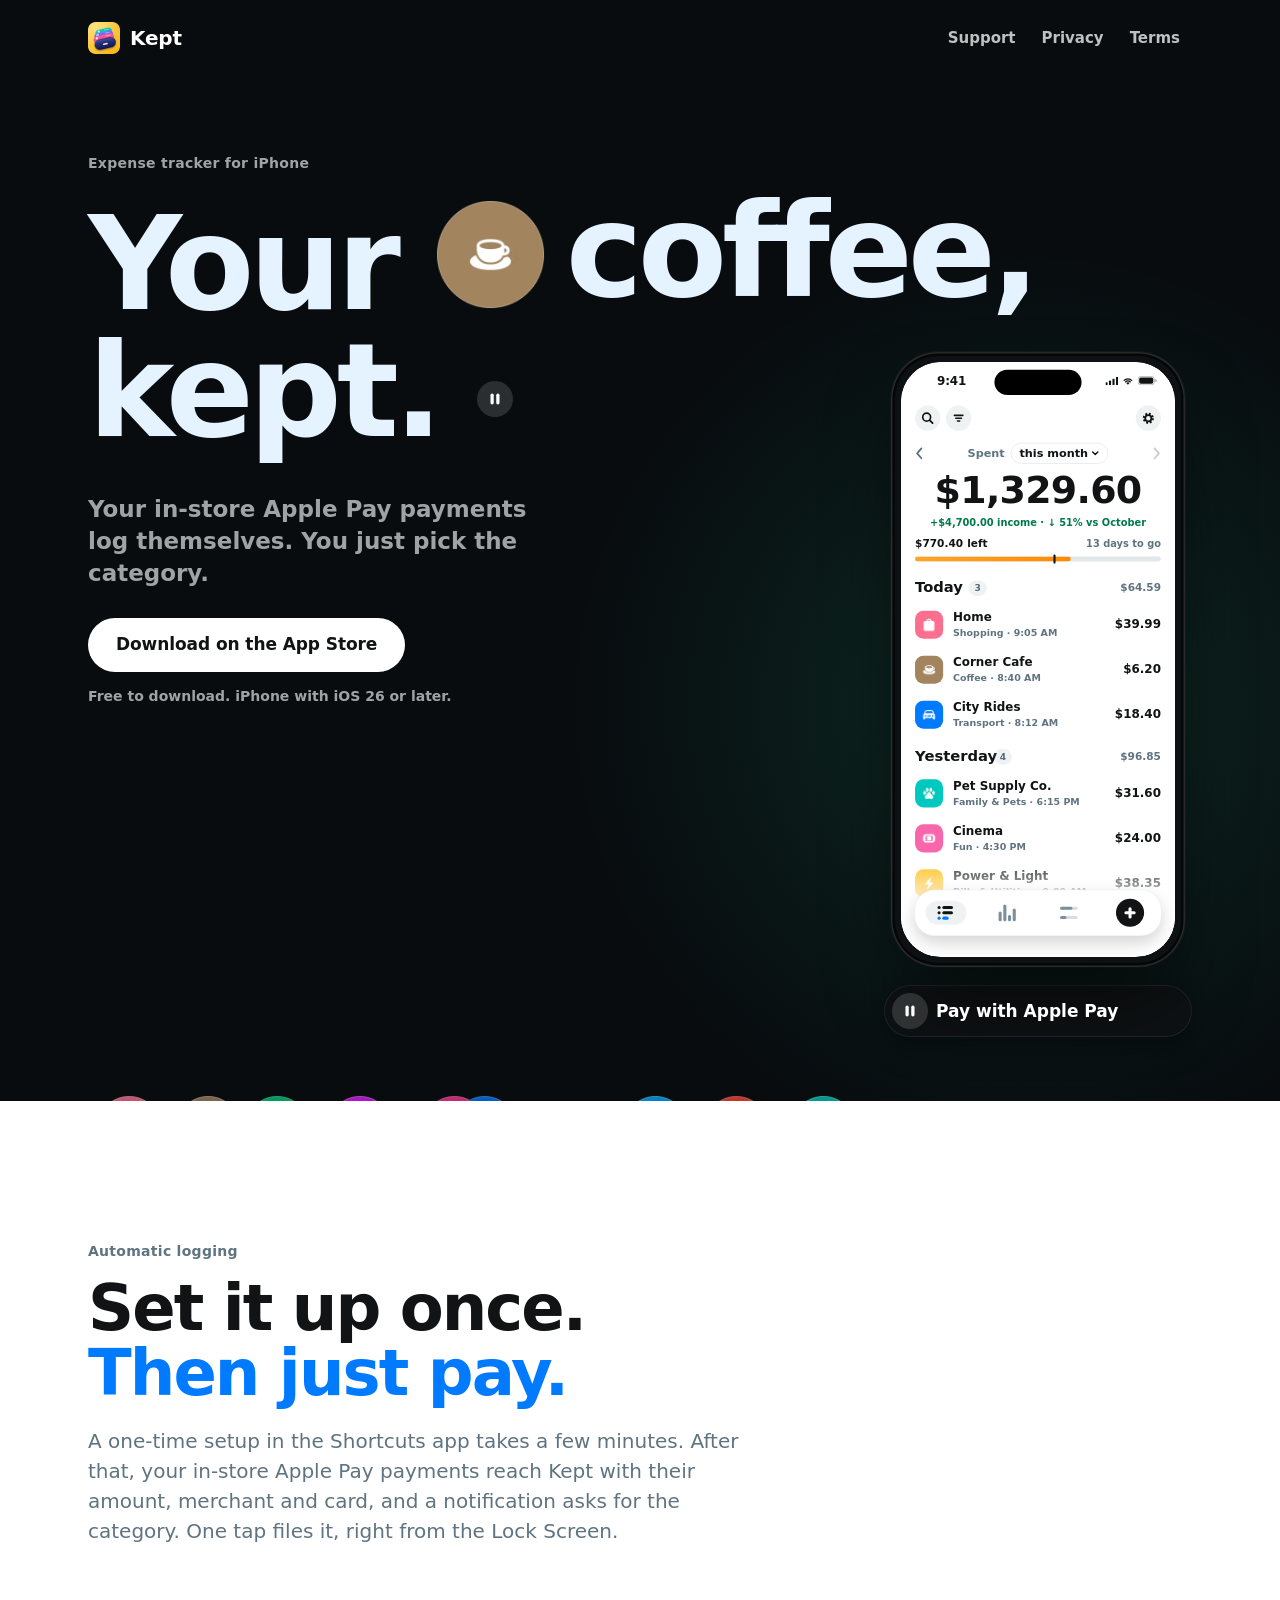
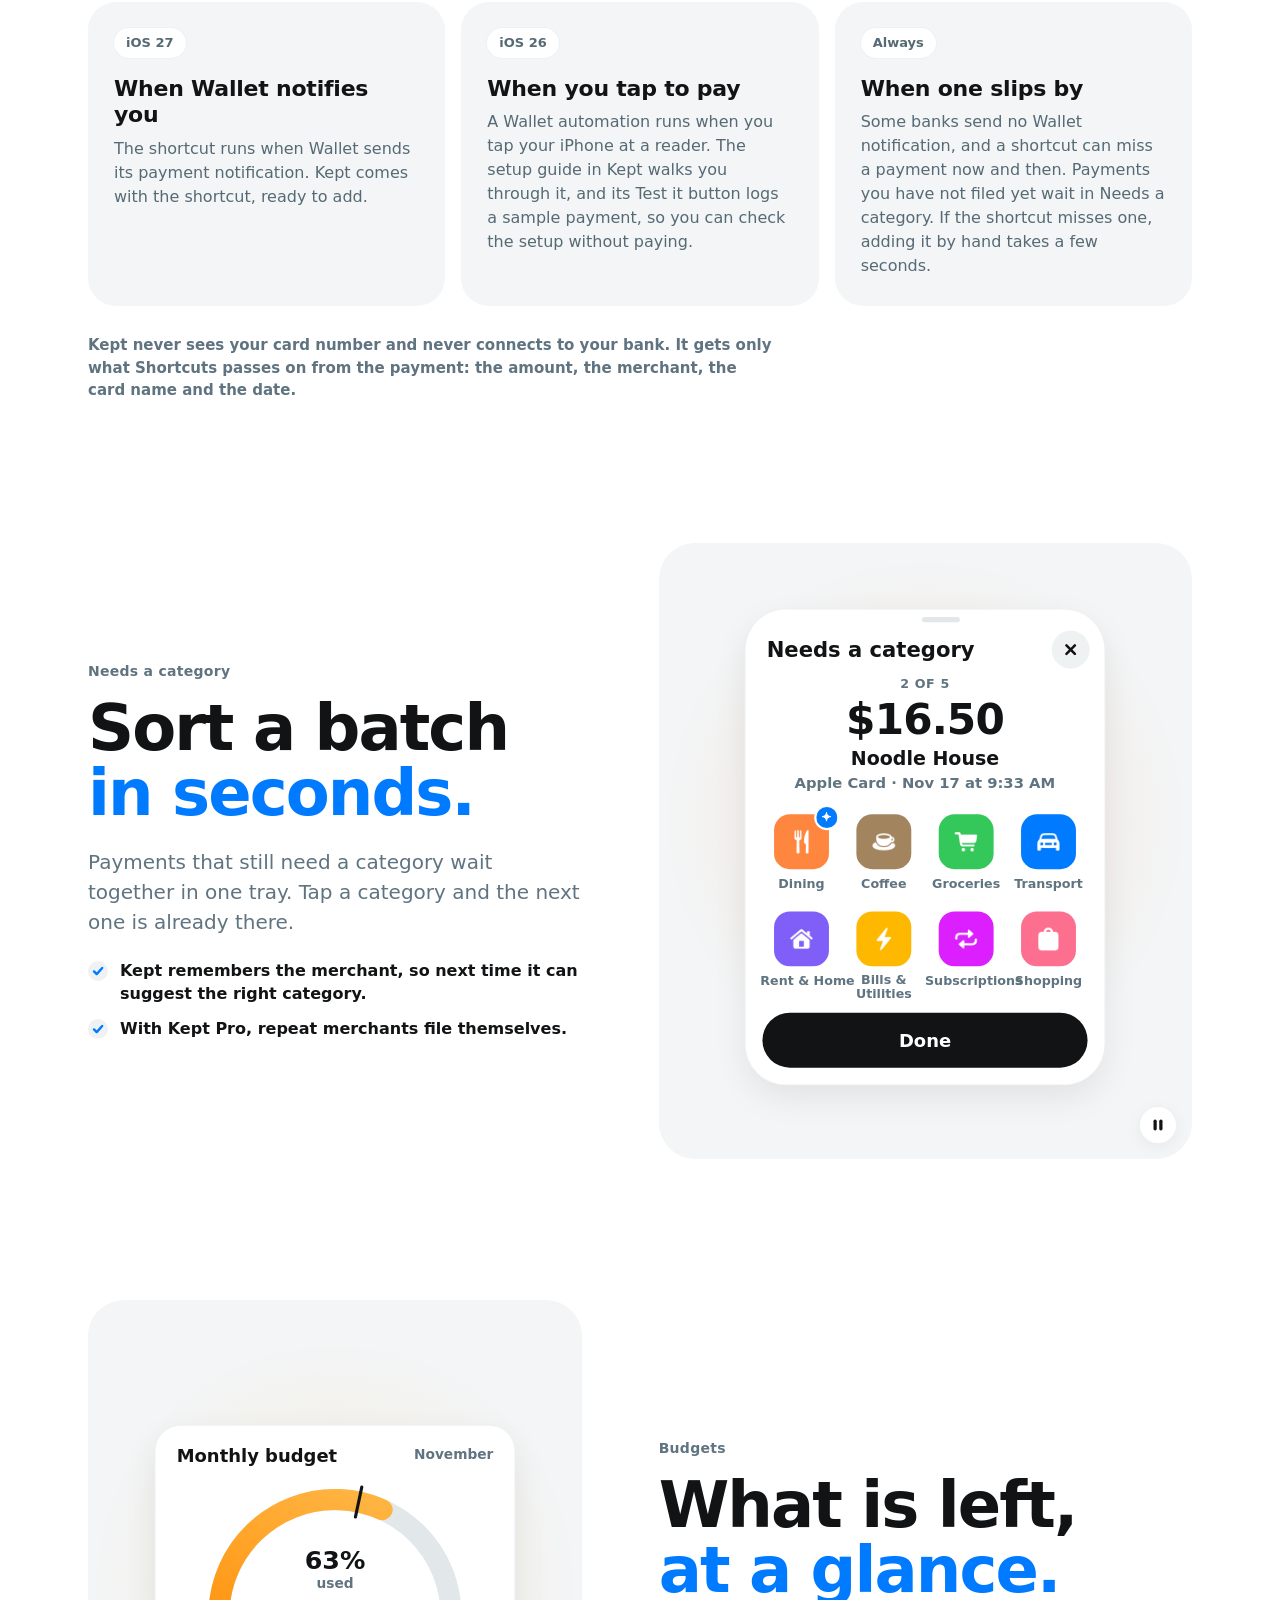
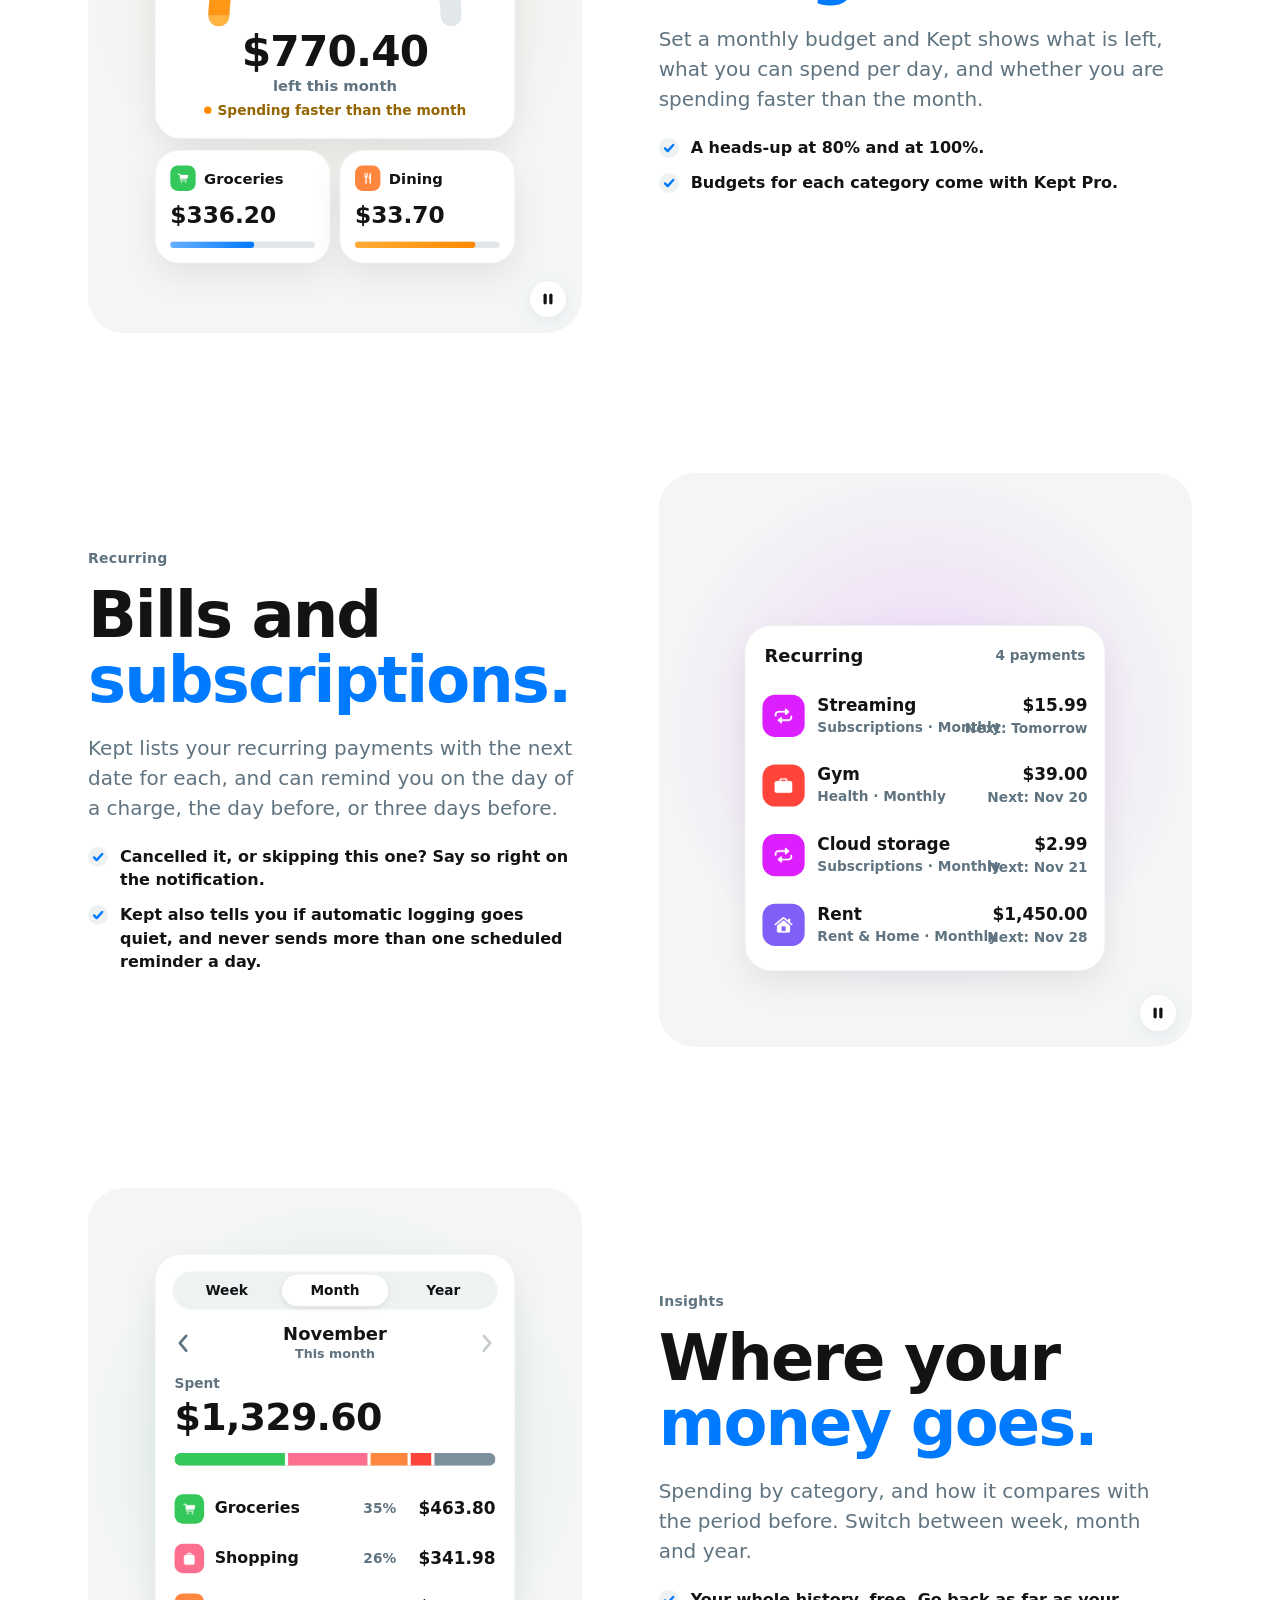
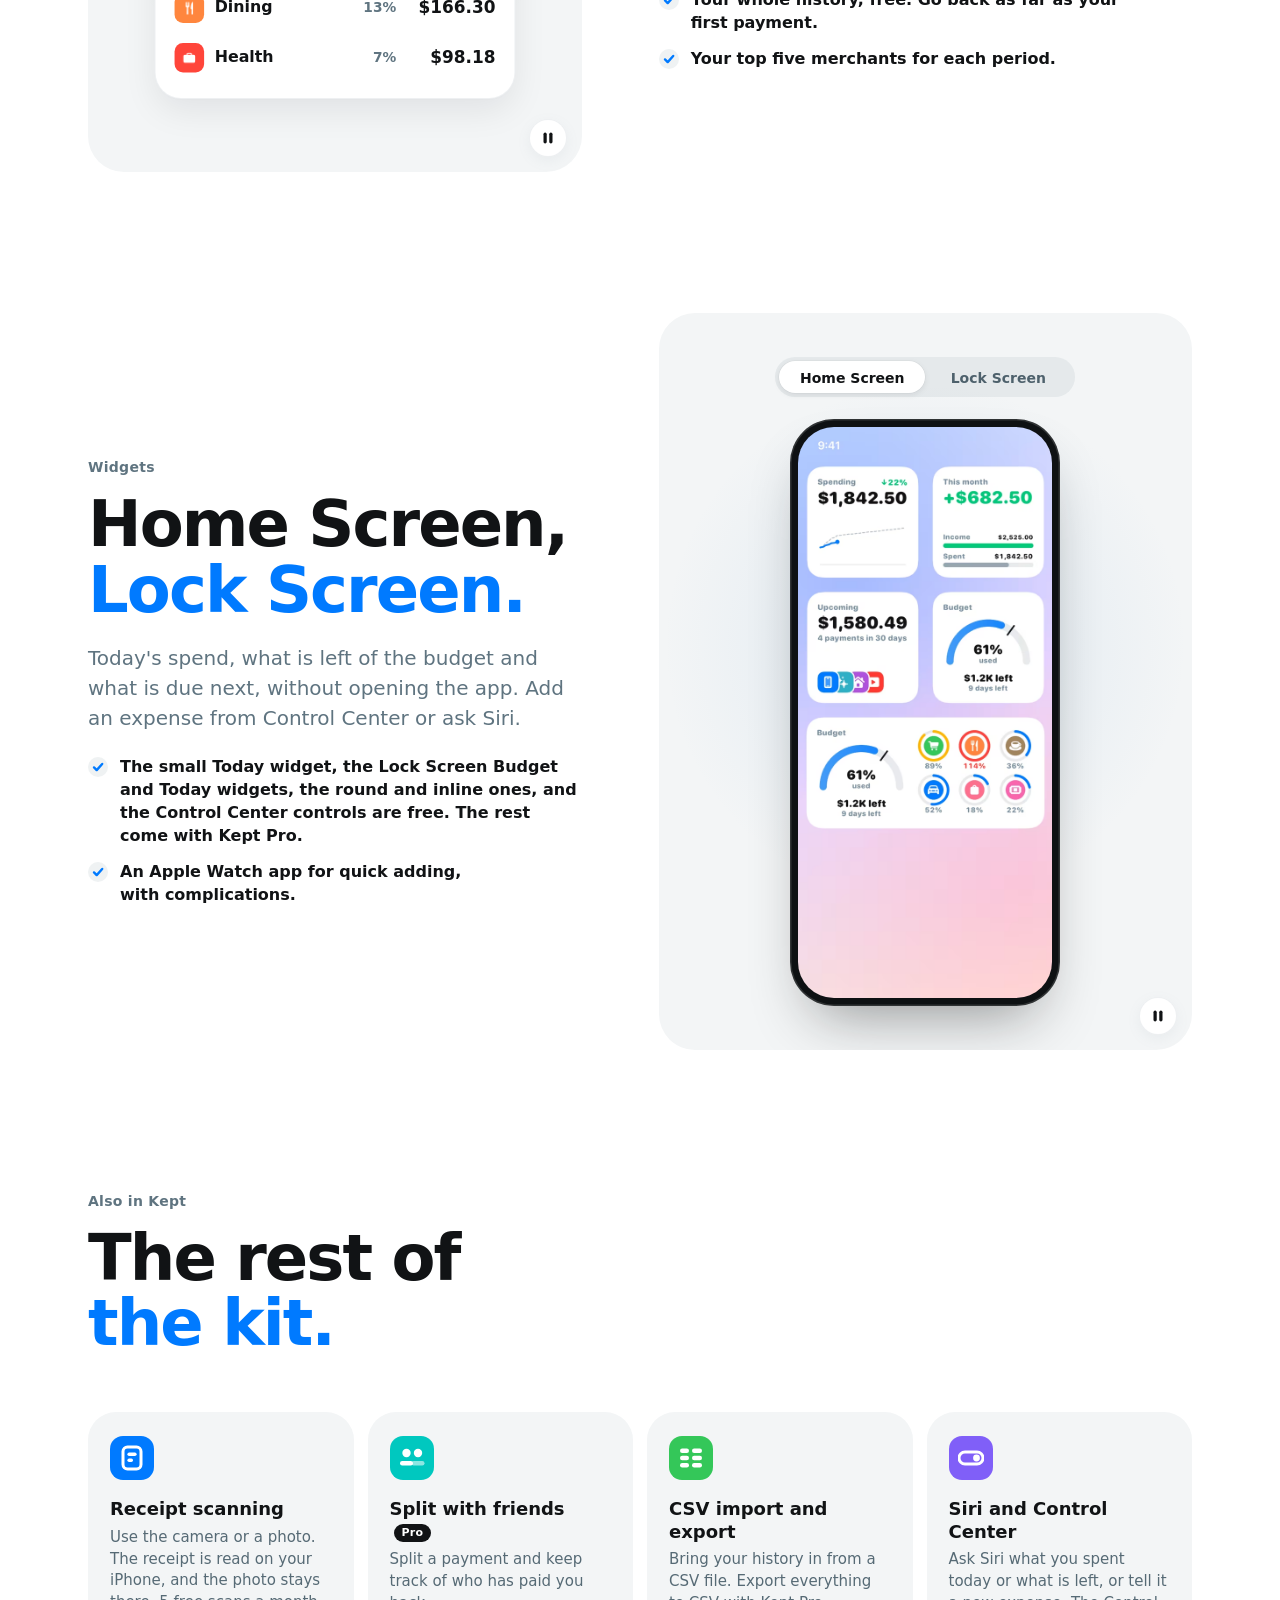
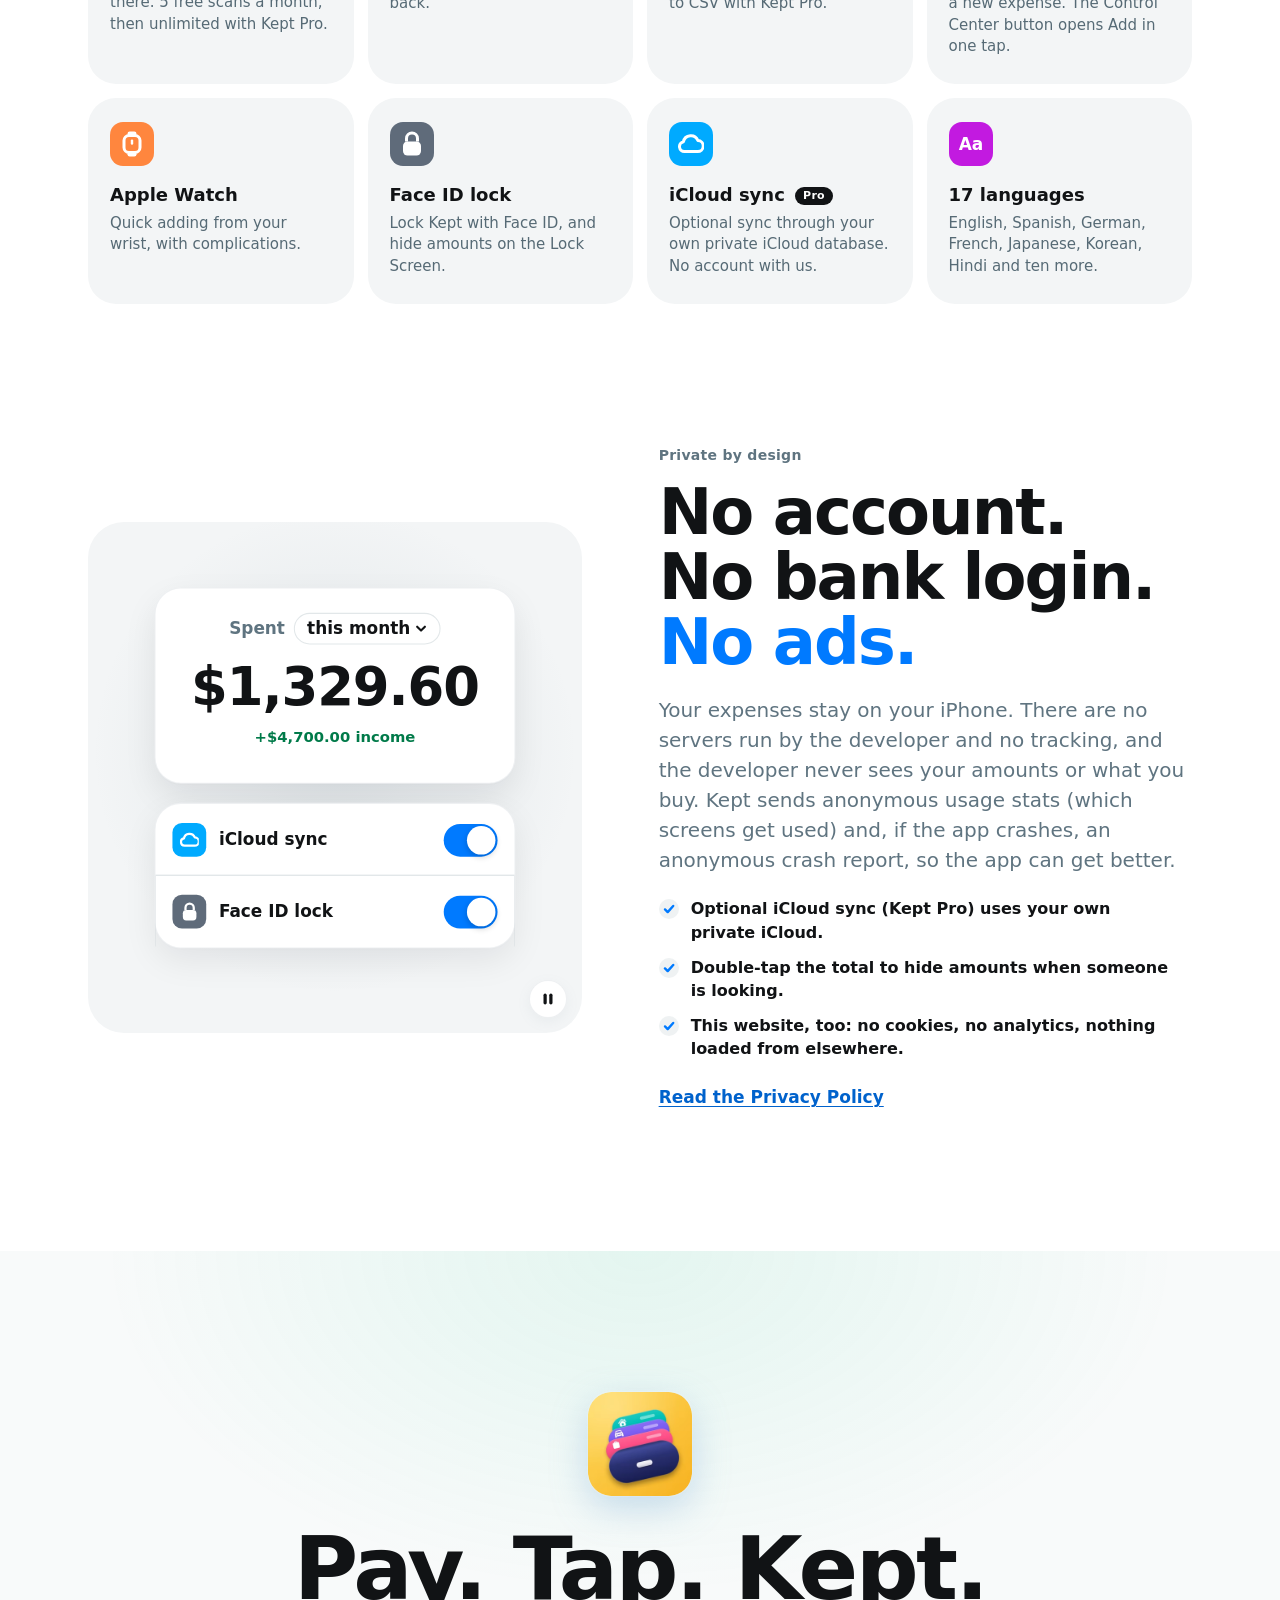
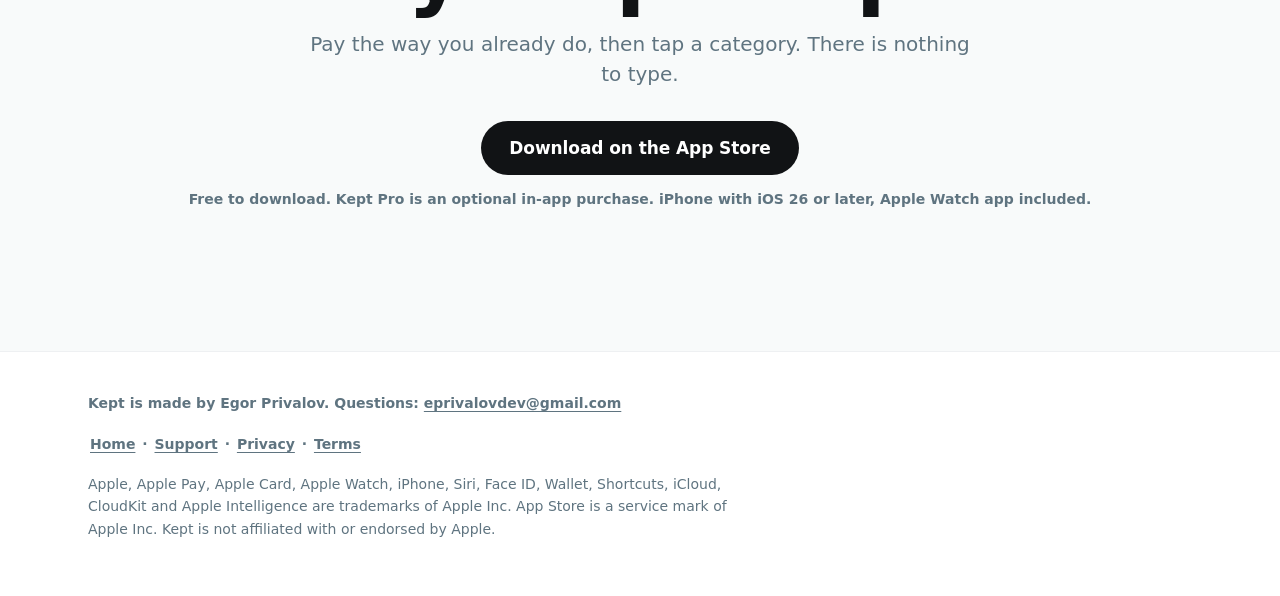
<file: index.html>
<!doctype html>
<html lang="en">
<head>
<meta charset="utf-8">
<meta name="viewport" content="width=device-width, initial-scale=1, viewport-fit=cover">
<meta name="color-scheme" content="light dark">
<meta name="theme-color" content="#080C0F">
<title>Kept: Expense Tracker &amp; Budget</title>
<meta name="description" content="Pay with your iPhone, tap a category, and the expense is logged. Budgets, reminders, receipt scanning, widgets and Apple Watch. No account, no bank login, no ads.">
<link rel="canonical" href="https://eprivalovdev.github.io/kept-app/">
<meta property="og:type" content="website">
<meta property="og:site_name" content="Kept">
<meta property="og:title" content="Kept: Expense Tracker &amp; Budget">
<meta property="og:description" content="Pay. Tap. Kept. Your in-store Apple Pay payments log themselves. You just pick the category.">
<meta property="og:url" content="https://eprivalovdev.github.io/kept-app/">
<meta property="og:image" content="https://eprivalovdev.github.io/kept-app/og.jpg">
<meta property="og:image:width" content="1200">
<meta property="og:image:height" content="630">
<meta property="og:image:alt" content="The Kept app icon and the words Pay. Tap. Kept. on a dark background with floating category chips.">
<meta name="twitter:card" content="summary_large_image">
<meta name="apple-itunes-app" content="app-id=6835475158">
<link rel="icon" href="img/icon/favicon-rounded-32.png" sizes="32x32" type="image/png">
<link rel="icon" href="img/icon/favicon-rounded-64.png" sizes="64x64" type="image/png">
<link rel="apple-touch-icon" href="img/icon/apple-touch-icon.png">
<link rel="preload" as="image" href="img/chips/chip-hero-coffee.avif" type="image/avif">
<link rel="stylesheet" href="style.css">
<script>document.documentElement.classList.add('js')</script>
<script src="site.js" defer></script>
</head>
<body class="home">
<a class="skip" href="#main">Skip to content</a>

<!-- Floating section bar (900 px and up): appears once the hero has scrolled away. Echoes the app's floating tab bar. -->
<nav class="fbar" aria-label="Sections" data-fbar>
  <a class="fbar-brand" href="#top"><picture><source srcset="img/icon/icon-dark-rounded-64.png" media="(prefers-color-scheme: dark)"><img src="img/icon/icon-rounded-64.png" alt="" width="28" height="28"></picture>Kept</a>
  <div class="fbar-links">
    <span class="fbar-pill" aria-hidden="true"></span>
    <a href="#how" data-spy="how">How it works</a>
    <a href="#features" data-spy="features">Features</a>
    <a href="#privacy" data-spy="privacy">Privacy</a>
  </div>
  <a class="fbar-cta" href="https://apps.apple.com/app/id6835475158">Get Kept</a>
</nav>

<header class="site site-over" id="top">
  <div class="wrap site-row">
    <a class="brand" href="index.html"><picture><source srcset="img/icon/icon-dark-rounded-64.png" media="(prefers-color-scheme: dark)"><img src="img/icon/icon-rounded-64.png" alt="" width="32" height="32"></picture>Kept</a>
    <nav aria-label="Pages">
      <ul>
        <li><a href="support.html">Support</a></li>
        <li><a href="privacy.html">Privacy</a></li>
        <li><a href="terms.html">Terms</a></li>
      </ul>
    </nav>
  </div>
</header>

<main id="main">

<!-- ============ HERO: the headline morphs on its own loop, the core loop plays live, the chip field answers the pointer ============ -->
<section class="hero" aria-labelledby="hero-title" data-hero>
  <div class="glow" aria-hidden="true"></div>
  <!-- Kept's onboarding backdrop. Never takes a click: the hero listens, the field only draws. -->
  <div class="field field-hero" aria-hidden="true" data-field="hero"><div class="field-x" data-field-mask><div class="field-y" data-field-x></div></div></div>

  <div class="wrap hero-grid">
    <div class="hero-head">
      <p class="eyebrow eyebrow-dark">Expense tracker for iPhone</p>
      <div class="hl-wrap" data-hl-wrap>
        <!-- One word morphs letter by letter on its own clock: coffee, groceries, rent, takeout, flights, gifts, then the app icon and "spending" for a long hold, and round again from coffee. Screen readers, no-JS and Reduce Motion get "Your spending, kept." -->
        <h1 id="hero-title" class="hl">
          <span class="vh">Your spending, kept.</span>
          <span class="hl-vis" aria-hidden="true">
            <span class="hl-row hl-your">Your </span><span class="hl-row hl-wordline"><span class="hl-disc" data-disc>
                <picture class="d" data-key="coffee"><source srcset="img/chips/chip-hero-coffee.avif" type="image/avif"><img src="img/chips/chip-hero-coffee.png" alt="" width="236" height="236"></picture>
                <picture class="d" data-key="groceries"><source srcset="img/chips/chip-hero-groceries.avif" type="image/avif"><img src="img/chips/chip-hero-groceries.png" alt="" width="236" height="236" fetchpriority="low"></picture>
                <picture class="d" data-key="rent"><source srcset="img/chips/chip-hero-home.avif" type="image/avif"><img src="img/chips/chip-hero-home.png" alt="" width="236" height="236" fetchpriority="low"></picture>
                <picture class="d" data-key="takeout"><source srcset="img/chips/chip-hero-dining.avif" type="image/avif"><img src="img/chips/chip-hero-dining.png" alt="" width="236" height="236" fetchpriority="low"></picture>
                <picture class="d" data-key="flights"><source srcset="img/chips/chip-hero-travel.avif" type="image/avif"><img src="img/chips/chip-hero-travel.png" alt="" width="236" height="236" fetchpriority="low"></picture>
                <picture class="d" data-key="gifts"><source srcset="img/chips/chip-hero-gifts.avif" type="image/avif"><img src="img/chips/chip-hero-gifts.png" alt="" width="236" height="236" fetchpriority="low"></picture>
                <picture class="d d-icon on" data-key="spending">
                  <source srcset="img/icon/icon-dark-rounded-256.avif" type="image/avif" media="(prefers-color-scheme: dark)">
                  <source srcset="img/icon/icon-dark-rounded-256.png" media="(prefers-color-scheme: dark)">
                  <source srcset="img/icon/icon-rounded-256.avif" type="image/avif">
                  <img src="img/icon/icon-rounded-256.png" alt="" width="256" height="256">
                </picture>
              </span><span class="hl-word" data-word>spending,</span></span><span class="hl-row"><span class="hl-kept" data-kept>kept.</span></span>
          </span>
        </h1>
        <!-- With motion on, the loop opens on "coffee" and builds up to the brand line (variant B's start). Set here, before the first paint, so "spending" never flashes first. -->
        <script>(function () { try { if (matchMedia('(prefers-reduced-motion: reduce)').matches || /(^|[#&])(freeze|demo|word)=/.test(location.hash)) return; var h = document.getElementById('hero-title'); h.querySelector('[data-word]').textContent = 'coffee,'; h.querySelector('.d-icon').classList.remove('on'); h.querySelector('.d[data-key="coffee"]').classList.add('on'); } catch (e) {} })();</script>
        <button class="pp pp-dark hl-toggle" type="button" data-hl-toggle data-state="playing" hidden><span class="vh" data-hl-label>Pause the headline animation</span><svg class="i i-pause" viewBox="0 0 20 20" aria-hidden="true"><rect x="5" y="4" width="3.6" height="12" rx="1.8"/><rect x="11.4" y="4" width="3.6" height="12" rx="1.8"/></svg><svg class="i i-play" viewBox="0 0 20 20" aria-hidden="true"><path d="M6.5 4.6v10.8a1 1 0 0 0 1.5.86l8.7-5.4a1 1 0 0 0 0-1.72L8 3.74a1 1 0 0 0-1.5.86z"/></svg></button>
      </div>
    </div>
    <div class="hero-copy">
      <p class="promise">Your in-store Apple Pay payments log themselves. You just pick the category.</p>
      <div class="cta-row">
        <a class="capsule capsule-light" href="https://apps.apple.com/app/id6835475158">Download on the App Store</a>
      </div>
      <p class="hero-meta">Free to download. iPhone with iOS 26 or later.</p>
    </div>

    <div class="hero-stage">
      <figure class="phone-fig">
        <div class="phone" role="img" aria-label="Demo: an Apple Pay payment of $5.40 at Coffee Roasters arrives as a notification, the category tray opens, Coffee is tapped, and the payment lands at the top of today's list while the month's total rolls up to $1,335.00." data-phone>
          <div class="frame frame-phone" data-w="390" data-h="846">
            <div class="ui ui-phone" aria-hidden="true" data-ui>
              <div class="sb">
                <span class="sb-time">9:41</span>
                <span class="island"></span>
                <span class="sb-icons">
                  <svg width="18" height="12" viewBox="0 0 18 12"><rect x="0" y="8" width="3" height="4" rx="1"/><rect x="5" y="5.5" width="3" height="6.5" rx="1"/><rect x="10" y="3" width="3" height="9" rx="1"/><rect x="15" y="0" width="3" height="12" rx="1"/></svg>
                  <svg width="16" height="12" viewBox="0 0 16 12"><path d="M8 11.5 5.6 9a3.4 3.4 0 0 1 4.8 0z"/><path d="M3.5 7a6.4 6.4 0 0 1 9 0l-1.4 1.4a4.4 4.4 0 0 0-6.2 0z"/><path d="M1.3 4.8a9.5 9.5 0 0 1 13.4 0l-1.4 1.4a7.5 7.5 0 0 0-10.6 0z"/></svg>
                  <svg width="27" height="13" viewBox="0 0 27 13"><rect x=".5" y=".5" width="23" height="12" rx="3.8" fill="none" stroke="currentColor" opacity=".4"/><rect x="2" y="2" width="20" height="9" rx="2.4"/><path d="M25 4.3v4.4a2.2 2.2 0 0 0 0-4.4z" opacity=".45"/></svg>
                </span>
              </div>

              <div class="content" data-content>
                <div class="ph-discs">
                  <span class="disc"><svg viewBox="0 0 20 20"><circle cx="8.5" cy="8.5" r="5.6" fill="none" stroke="currentColor" stroke-width="2.4"/><path d="m13 13 4 4" stroke="currentColor" stroke-width="2.6" stroke-linecap="round"/></svg></span>
                  <span class="disc"><svg viewBox="0 0 20 20"><path d="M4 6h12M6 10h8M8.5 14h3" stroke="currentColor" stroke-width="2.3" stroke-linecap="round"/></svg></span>
                  <span class="disc disc-end"><svg viewBox="0 0 20 20"><circle cx="10" cy="10" r="6.2" fill="none" stroke="currentColor" stroke-width="3.4" stroke-dasharray="2.6 2.27"/><circle cx="10" cy="10" r="4.4" fill="none" stroke="currentColor" stroke-width="2.6"/></svg></span>
                </div>
                <div class="ph-period">
                  <svg class="chev" viewBox="0 0 12 20"><path d="M9 3 3 10l6 7" fill="none" stroke="currentColor" stroke-width="2.6" stroke-linecap="round" stroke-linejoin="round"/></svg>
                  <span class="ph-spent">Spent</span>
                  <span class="pill-out">this month <svg viewBox="0 0 12 8"><path d="m2 2 4 4 4-4" fill="none" stroke="currentColor" stroke-width="2.2" stroke-linecap="round" stroke-linejoin="round"/></svg></span>
                  <svg class="chev chev-r" viewBox="0 0 12 20"><path d="m3 3 6 7-6 7" fill="none" stroke="currentColor" stroke-width="2.6" stroke-linecap="round" stroke-linejoin="round"/></svg>
                </div>
                <div class="ph-total num" data-total>$1,329.60</div>
                <div class="ph-quiet">+$4,700.00 income · ↓ 51% vs October</div>
                <div class="ph-budget">
                  <span class="ph-left"><span class="num" data-left>$770.40</span> left</span>
                  <span class="ph-days">13 days to go</span>
                </div>
                <div class="ph-bar"><span class="bar bar-in"><span class="bar-fill" data-bar></span></span><span class="bar-tick" style="left:56.7%"></span></div>

                <div class="list" data-list>
                  <div class="lh" style="top:0">
                    <span class="lh-t">Today</span><span class="badge num" data-count>3</span>
                    <span class="lh-sum num" data-daysum>$64.59</span>
                  </div>
                  <!-- rows that arrive during the loop (hidden at rest) -->
                  <div class="row row-new" data-new="0" style="top:40px"><span class="tile t40" style="--c:#A2845E" data-newtile><img src="img/g/coffee.png" alt=""></span><span class="r-t">Coffee Roasters</span><span class="r-s">Coffee · 9:41 AM</span><span class="r-a num" data-newamt>$5.40</span></div>
                  <div class="row row-new" data-new="1" style="top:40px"><span class="tile t40" style="--c:#34C759" data-newtile><img src="img/g/groceries.png" alt=""></span><span class="r-t">Green Market</span><span class="r-s">Groceries · 9:41 AM</span><span class="r-a num" data-newamt>$23.18</span></div>
                  <div class="row row-new" data-new="2" style="top:40px"><span class="tile t40" style="--c:#FF863E" data-newtile><img src="img/g/dining.png" alt=""></span><span class="r-t">Noodle House</span><span class="r-s">Dining · 9:41 AM</span><span class="r-a num" data-newamt>$12.50</span></div>
                  <!-- rows already there -->
                  <div class="row" data-shift style="top:40px"><span class="tile t40" style="--c:#FD6F8E"><img src="img/g/shopping.png" alt=""></span><span class="r-t">Home</span><span class="r-s">Shopping · 9:05 AM</span><span class="r-a num">$39.99</span></div>
                  <div class="row" data-shift style="top:104px"><span class="tile t40" style="--c:#A2845E"><img src="img/g/coffee.png" alt=""></span><span class="r-t">Corner Cafe</span><span class="r-s">Coffee · 8:40 AM</span><span class="r-a num">$6.20</span></div>
                  <div class="row" data-shift style="top:168px"><span class="tile t40" style="--c:#007AFF"><img src="img/g/transport.png" alt=""></span><span class="r-t">City Rides</span><span class="r-s">Transport · 8:12 AM</span><span class="r-a num">$18.40</span></div>
                  <div class="lh" data-shift style="top:240px"><span class="lh-t">Yesterday</span><span class="badge num">4</span><span class="lh-sum num">$96.85</span></div>
                  <div class="row" data-shift style="top:280px"><span class="tile t40" style="--c:#00C8BF"><img src="img/g/pets.png" alt=""></span><span class="r-t">Pet Supply Co.</span><span class="r-s">Family &amp; Pets · 6:15 PM</span><span class="r-a num">$31.60</span></div>
                  <div class="row" data-shift style="top:344px"><span class="tile t40" style="--c:#F966AC"><img src="img/g/fun.png" alt=""></span><span class="r-t">Cinema</span><span class="r-s">Fun · 4:30 PM</span><span class="r-a num">$24.00</span></div>
                  <div class="row" data-shift style="top:408px"><span class="tile t40" style="--c:#FFB800"><img src="img/g/bills.png" alt=""></span><span class="r-t">Power &amp; Light</span><span class="r-s">Bills &amp; Utilities · 9:00 AM</span><span class="r-a num">$38.35</span></div>
                </div>
              </div>

              <div class="fade-bottom"></div>
              <div class="tabbar">
                <span class="tab-pill"></span>
                <span class="tab"><svg viewBox="-13 -13 26 26" class="tg tg-on"><rect x="-12" y="-9.8" width="4.4" height="4.4" rx="2.2"/><rect x="-5.2" y="-9.8" width="15.2" height="4.4" rx="2.2"/><rect x="-12" y="-2.2" width="4.4" height="4.4" rx="2.2"/><rect x="-5.2" y="-2.2" width="15.2" height="4.4" rx="2.2"/><rect class="acc" x="-12" y="5.4" width="4.4" height="4.4" rx="2.2"/><rect class="acc" x="-5.2" y="5.4" width="9" height="4.4" rx="2.2"/></svg></span>
                <span class="tab"><svg viewBox="-13 -13 26 26" class="tg"><rect x="-12.1" y="-2" width="4.4" height="14" rx="2.2"/><rect x="-5.4" y="-12" width="4.4" height="24" rx="2.2"/><rect x="1.3" y="3" width="4.4" height="9" rx="2.2"/><rect x="8" y="-6" width="4.4" height="18" rx="2.2"/></svg></span>
                <span class="tab"><svg viewBox="-13 -13 26 26" class="tg"><rect x="-12.5" y="-8.8" width="25" height="4.4" rx="2.2" opacity=".3"/><rect x="-12.5" y="-8.8" width="17.5" height="4.4" rx="2.2"/><rect x="-12.5" y="4.4" width="25" height="4.4" rx="2.2" opacity=".3"/><rect x="-12.5" y="4.4" width="9" height="4.4" rx="2.2"/></svg></span>
                <span class="tab"><span class="add-disc"><svg viewBox="-13 -13 26 26"><rect x="-8" y="-2.2" width="16" height="4.4" rx="2.2"/><rect x="-2.2" y="-8" width="4.4" height="16" rx="2.2"/></svg></span></span>
              </div>

              <div class="scrim" data-scrim></div>

              <div class="banner" data-banner="0"><span class="b-icon ni"></span><span class="b-title">$5.40 · Coffee Roasters</span><span class="b-time">now</span><span class="b-body">Tap a category</span></div>
              <div class="banner" data-banner="1"><span class="b-icon ni"></span><span class="b-title">$23.18 · Green Market</span><span class="b-time">now</span><span class="b-body">Tap a category</span></div>
              <div class="banner" data-banner="2"><span class="b-icon ni"></span><span class="b-title">$12.50 · Noodle House</span><span class="b-time">now</span><span class="b-body">Tap a category</span></div>

              <div class="tray" data-tray>
                <span class="grabber"></span>
                <div class="tr-head"><span class="tr-title">Choose a category</span><span class="disc disc-x"><svg viewBox="0 0 20 20"><path d="m6 6 8 8M14 6l-8 8" stroke="currentColor" stroke-width="2.4" stroke-linecap="round"/></svg></span></div>
                <div class="tr-amt num" data-tamt="0">$5.40</div>
                <div class="tr-amt num" data-tamt="1">$23.18</div>
                <div class="tr-amt num" data-tamt="2">$12.50</div>
                <div class="tr-m" data-tm="0"><b>Coffee Roasters</b><span>Apple Card · Today, 9:41 AM</span></div>
                <div class="tr-m" data-tm="1"><b>Green Market</b><span>Apple Card · Today, 9:41 AM</span></div>
                <div class="tr-m" data-tm="2"><b>Noodle House</b><span>Apple Card · Today, 9:41 AM</span></div>
                <div class="grid8" data-grid>
                  <span class="cell"><span class="tile t56" style="--c:#A2845E"><img src="img/g/coffee.png" alt=""></span><span class="ring"></span><span class="spark"></span><i>Coffee</i></span>
                  <span class="cell"><span class="tile t56" style="--c:#34C759"><img src="img/g/groceries.png" alt=""></span><span class="ring"></span><span class="spark"></span><i>Groceries</i></span>
                  <span class="cell"><span class="tile t56" style="--c:#FF863E"><img src="img/g/dining.png" alt=""></span><span class="ring"></span><span class="spark"></span><i>Dining</i></span>
                  <span class="cell"><span class="tile t56" style="--c:#007AFF"><img src="img/g/transport.png" alt=""></span><span class="ring"></span><span class="spark"></span><i>Transport</i></span>
                  <span class="cell"><span class="tile t56" style="--c:#805FF8"><img src="img/g/home.png" alt=""></span><span class="ring"></span><span class="spark"></span><i>Rent &amp; Home</i></span>
                  <span class="cell"><span class="tile t56" style="--c:#FFB800"><img src="img/g/bills.png" alt=""></span><span class="ring"></span><span class="spark"></span><i class="two">Bills &amp; Utilities</i></span>
                  <span class="cell"><span class="tile t56" style="--c:#DC1FFF"><img src="img/g/subscriptions.png" alt=""></span><span class="ring"></span><span class="spark"></span><i>Subscriptions</i></span>
                  <span class="cell"><span class="tile t56" style="--c:#FD6F8E"><img src="img/g/shopping.png" alt=""></span><span class="ring"></span><span class="spark"></span><i>Shopping</i></span>
                </div>
                <div class="morphcap" data-done>
                  <span class="mc-base" data-mcbase><span class="mc-l"></span><span class="mc-m"></span><span class="mc-r"></span><span class="mc-label">Done</span></span>
                  <span class="mc-on" data-mcon><span class="mc-l" data-mcl></span><span class="mc-m" data-mcm></span><span class="mc-r" data-mcr></span><span class="mc-label" data-donelabel>Done</span></span>
                  <svg class="mc-check" viewBox="0 0 24 24"><path d="m5 12.5 4.5 4.5L19 7.5" fill="none" stroke="currentColor" stroke-width="3.2" stroke-linecap="round" stroke-linejoin="round"/></svg>
                </div>
              </div>

              <span class="finger" data-finger></span>
            </div>
          </div>
        </div>
        <!-- Try it: while the tray is up, its tiles are real buttons (inert otherwise). A pick takes over the demo. -->
        <div class="picks" role="group" aria-label="Try it: file the demo payment under a category" data-picks inert>
            <button class="pick" type="button" data-pick="0" data-key="coffee" style="--col:0;--row:0">Coffee</button>
            <button class="pick" type="button" data-pick="1" data-key="groceries" style="--col:1;--row:0">Groceries</button>
            <button class="pick" type="button" data-pick="2" data-key="dining" style="--col:2;--row:0">Dining</button>
            <button class="pick" type="button" data-pick="3" data-key="transport" style="--col:3;--row:0">Transport</button>
            <button class="pick" type="button" data-pick="4" data-key="home" style="--col:0;--row:1">Rent &amp; Home</button>
            <button class="pick" type="button" data-pick="5" data-key="bills" style="--col:1;--row:1">Bills &amp; Utilities</button>
            <button class="pick" type="button" data-pick="6" data-key="subscriptions" style="--col:2;--row:1">Subscriptions</button>
            <button class="pick" type="button" data-pick="7" data-key="shopping" style="--col:3;--row:1">Shopping</button>
        </div>
        <figcaption class="loop-bar">
          <button class="pp pp-dark" type="button" data-pp="hero"><span class="vh">Pause the demo and the background</span><svg class="i-pause" viewBox="0 0 20 20" aria-hidden="true"><rect x="5" y="4" width="3.6" height="12" rx="1.8"/><rect x="11.4" y="4" width="3.6" height="12" rx="1.8"/></svg><svg class="i-play" viewBox="0 0 20 20" aria-hidden="true"><path d="M6.5 4.6v10.8a1 1 0 0 0 1.5.86l8.7-5.4a1 1 0 0 0 0-1.72L8 3.74a1 1 0 0 0-1.5.86z"/></svg></button>
          <button class="pp pp-dark step-btn" type="button" data-step="-1" hidden><span class="vh">Previous step</span><svg viewBox="0 0 20 20" aria-hidden="true"><path d="M12 4.5 6.5 10l5.5 5.5" fill="none" stroke="currentColor" stroke-width="2.6" stroke-linecap="round" stroke-linejoin="round"/></svg></button>
          <span class="caption" aria-hidden="true" data-caption>Pay with Apple Pay</span>
          <span class="vh" aria-live="polite" data-step-live></span>
          <button class="pp pp-dark again" type="button" data-again hidden><span class="vh">Try again</span><svg viewBox="0 0 20 20" aria-hidden="true"><path d="M4.2 10a5.8 5.8 0 1 0 1.8-4.2" fill="none" stroke="currentColor" stroke-width="2.4" stroke-linecap="round"/><path d="M3.6 3.2v4.1h4.1" fill="none" stroke="currentColor" stroke-width="2.4" stroke-linecap="round" stroke-linejoin="round"/></svg></button>
          <button class="pp pp-dark step-btn" type="button" data-step="1" hidden><span class="vh">Next step</span><svg viewBox="0 0 20 20" aria-hidden="true"><path d="m8 4.5 5.5 5.5L8 15.5" fill="none" stroke="currentColor" stroke-width="2.6" stroke-linecap="round" stroke-linejoin="round"/></svg></button>
        </figcaption>
      </figure>
    </div>
  </div>
</section>

<!-- ============ HOW: automatic logging, honestly ============ -->
<section class="sec how" id="how" aria-labelledby="how-title">
  <div class="wrap">
    <div class="sec-head rv">
      <p class="eyebrow">Automatic logging</p>
      <h2 id="how-title" class="h2">Set it up once.<br><span class="acc">Then just pay.</span></h2>
      <p class="lede">A one-time setup in the Shortcuts app takes a few minutes. After that, your in-store Apple Pay payments reach Kept with their amount, merchant and card, and a notification asks for the category. One tap files it, right from the Lock Screen.</p>
    </div>
    <ol class="how-steps">
      <li class="how-card rv">
        <span class="how-tag">iOS 27</span>
        <h3>When Wallet notifies you</h3>
        <p>The shortcut runs when Wallet sends its payment notification. Kept comes with the shortcut, ready to add.</p>
      </li>
      <li class="how-card rv">
        <span class="how-tag">iOS 26</span>
        <h3>When you tap to pay</h3>
        <p>A Wallet automation runs when you tap your iPhone at a reader. The setup guide in Kept walks you through it, and its Test it button logs a sample payment, so you can check the setup without paying.</p>
      </li>
      <li class="how-card rv">
        <span class="how-tag">Always</span>
        <h3>When one slips by</h3>
        <p>Some banks send no Wallet notification, and a shortcut can miss a payment now and then. Payments you have not filed yet wait in Needs a category. If the shortcut misses one, adding it by hand takes a few seconds.</p>
      </li>
    </ol>
    <p class="how-note rv">Kept never sees your card number and never connects to your bank. It gets only what Shortcuts passes on from the payment: the amount, the merchant, the card name and the date.</p>
  </div>
</section>

<!-- ============ FEATURE: batch sort ============ -->
<section class="sec feat" id="features" aria-labelledby="f-batch">
  <div class="wrap feat-grid">
    <div class="feat-copy rv">
      <p class="eyebrow">Needs a category</p>
      <h2 id="f-batch" class="h2">Sort a batch<br><span class="acc">in seconds.</span></h2>
      <p class="lede">Payments that still need a category wait together in one tray. Tap a category and the next one is already there.</p>
      <ul class="ticks">
        <li>Kept remembers the merchant, so next time it can suggest the right category.</li>
        <li>With Kept Pro, repeat merchants file themselves.</li>
      </ul>
    </div>
    <div class="panel rv" style="--tint:#FF863E">
      <div class="frame frame-stage" data-w="360" data-h="470" data-stage="batch">
        <div class="ui ui-stage" aria-hidden="true">
          <div class="tray tray-stage">
            <span class="grabber"></span>
            <div class="tr-head"><span class="tr-title">Needs a category</span><span class="disc disc-x"><svg viewBox="0 0 20 20"><path d="m6 6 8 8M14 6l-8 8" stroke="currentColor" stroke-width="2.4" stroke-linecap="round"/></svg></span></div>
            <div class="bt-count num" data-bcount>2 of 5</div>
            <div class="bt-amt num" data-bamt>$16.50</div>
            <div class="bt-m" data-bm>Noodle House</div>
            <div class="bt-d" data-bd>Apple Card · Nov 17 at 9:33 AM</div>
            <div class="grid8 grid-b" data-bgrid>
              <span class="cell"><span class="tile t52" style="--c:#FF863E"><img src="img/g/dining.png" alt=""></span><span class="ring"></span><span class="spark"></span><i>Dining</i></span>
              <span class="cell"><span class="tile t52" style="--c:#A2845E"><img src="img/g/coffee.png" alt=""></span><span class="ring"></span><span class="spark"></span><i>Coffee</i></span>
              <span class="cell"><span class="tile t52" style="--c:#34C759"><img src="img/g/groceries.png" alt=""></span><span class="ring"></span><span class="spark"></span><i>Groceries</i></span>
              <span class="cell"><span class="tile t52" style="--c:#007AFF"><img src="img/g/transport.png" alt=""></span><span class="ring"></span><span class="spark"></span><i>Transport</i></span>
              <span class="cell"><span class="tile t52" style="--c:#805FF8"><img src="img/g/home.png" alt=""></span><span class="ring"></span><span class="spark"></span><i>Rent &amp; Home</i></span>
              <span class="cell"><span class="tile t52" style="--c:#FFB800"><img src="img/g/bills.png" alt=""></span><span class="ring"></span><span class="spark"></span><i class="two">Bills &amp; Utilities</i></span>
              <span class="cell"><span class="tile t52" style="--c:#DC1FFF"><img src="img/g/subscriptions.png" alt=""></span><span class="ring"></span><span class="spark"></span><i>Subscriptions</i></span>
              <span class="cell"><span class="tile t52" style="--c:#FD6F8E"><img src="img/g/shopping.png" alt=""></span><span class="ring"></span><span class="spark"></span><i>Shopping</i></span>
            </div>
            <div class="capsule-ui" data-bdone><span>Done</span></div>
          </div>
          <span class="finger" data-finger></span>
        </div>
      </div>
      <button class="pp pp-panel" type="button" data-pp="batch"><span class="vh">Pause the Needs a category animation</span><svg class="i-pause" viewBox="0 0 20 20" aria-hidden="true"><rect x="5" y="4" width="3.6" height="12" rx="1.8"/><rect x="11.4" y="4" width="3.6" height="12" rx="1.8"/></svg><svg class="i-play" viewBox="0 0 20 20" aria-hidden="true"><path d="M6.5 4.6v10.8a1 1 0 0 0 1.5.86l8.7-5.4a1 1 0 0 0 0-1.72L8 3.74a1 1 0 0 0-1.5.86z"/></svg></button>
    </div>
  </div>
</section>

<!-- ============ FEATURE: budgets ============ -->
<section class="sec feat feat-flip" aria-labelledby="f-budget">
  <div class="wrap feat-grid">
    <div class="feat-copy rv">
      <p class="eyebrow">Budgets</p>
      <h2 id="f-budget" class="h2">What is left,<br><span class="acc">at a glance.</span></h2>
      <p class="lede">Set a monthly budget and Kept shows what is left, what you can spend per day, and whether you are spending faster than the month.</p>
      <ul class="ticks">
        <li>A heads-up at 80% and at 100%.</li>
        <li>Budgets for each category come with Kept Pro.</li>
      </ul>
    </div>
    <div class="panel rv" style="--tint:#FFB340">
      <div class="frame frame-stage" data-w="360" data-h="486" data-stage="budget">
        <div class="ui ui-stage" aria-hidden="true">
          <div class="card bd-card">
            <div class="bd-head"><b>Monthly budget</b><span>November</span></div>
            <div class="gauge" data-gauge>
              <svg class="g-track" viewBox="0 0 260 140"><path d="M20 130a110 110 0 0 1 220 0" fill="none" stroke-width="20" stroke-linecap="round"/></svg>
              <span class="g-clip"><span class="g-rot" data-grot><svg viewBox="0 0 260 260"><defs><linearGradient id="gg" x1="0" y1="0" x2="1" y2="0"><stop offset="0" stop-color="var(--ahead-a)"/><stop offset="1" stop-color="var(--ahead-b)"/></linearGradient></defs><path d="M240 130a110 110 0 0 1-220 0" fill="none" stroke="url(#gg)" stroke-width="20" stroke-linecap="round"/></svg></span></span>
              <span class="g-cap"></span>
              <span class="g-tick" style="--a:102deg"></span>
              <div class="g-pct"><span class="num" data-gpct>63%</span><i>used</i></div>
            </div>
            <div class="bd-left num" data-gleft>$770.40</div>
            <div class="bd-sub">left this month</div>
            <div class="bd-pace"><span class="dot"></span>Spending faster than the month</div>
          </div>
          <div class="bd-minis">
            <div class="card mini">
              <div class="mini-h"><span class="tile t24" style="--c:#34C759"><img src="img/g/groceries.png" alt=""></span>Groceries</div>
              <div class="mini-a num" data-ml0>$336.20</div><div class="mini-l">left</div>
              <div class="bar mini-bar"><span class="bar-fill fill-ok" data-mb0></span></div>
            </div>
            <div class="card mini">
              <div class="mini-h"><span class="tile t24" style="--c:#FF863E"><img src="img/g/dining.png" alt=""></span>Dining</div>
              <div class="mini-a num" data-ml1>$33.70</div><div class="mini-l">left</div>
              <div class="bar mini-bar"><span class="bar-fill" data-mb1></span></div>
            </div>
          </div>
          <div class="pay-chip" data-paychip="0"><span class="tile t24" style="--c:#34C759"><img src="img/g/groceries.png" alt=""></span><b>Green Market</b><span class="num">$84.20</span></div>
          <div class="pay-chip" data-paychip="1"><span class="tile t24" style="--c:#FF863E"><img src="img/g/dining.png" alt=""></span><b>Noodle House</b><span class="num">$26.40</span></div>
        </div>
      </div>
      <button class="pp pp-panel" type="button" data-pp="budget"><span class="vh">Pause the Budgets animation</span><svg class="i-pause" viewBox="0 0 20 20" aria-hidden="true"><rect x="5" y="4" width="3.6" height="12" rx="1.8"/><rect x="11.4" y="4" width="3.6" height="12" rx="1.8"/></svg><svg class="i-play" viewBox="0 0 20 20" aria-hidden="true"><path d="M6.5 4.6v10.8a1 1 0 0 0 1.5.86l8.7-5.4a1 1 0 0 0 0-1.72L8 3.74a1 1 0 0 0-1.5.86z"/></svg></button>
    </div>
  </div>
</section>

<!-- ============ FEATURE: bills and reminders ============ -->
<section class="sec feat" aria-labelledby="f-bills">
  <div class="wrap feat-grid">
    <div class="feat-copy rv">
      <p class="eyebrow">Recurring</p>
      <h2 id="f-bills" class="h2">Bills and<br><span class="acc">subscriptions.</span></h2>
      <p class="lede">Kept lists your recurring payments with the next date for each, and can remind you on the day of a charge, the day before, or three days before.</p>
      <ul class="ticks">
        <li>Cancelled it, or skipping this one? Say so right on the notification.</li>
        <li>Kept also tells you if automatic logging goes quiet, and never sends more than one scheduled reminder a day.</li>
      </ul>
    </div>
    <div class="panel rv" style="--tint:#DC1FFF">
      <div class="frame frame-stage" data-w="360" data-h="430" data-stage="bills">
        <div class="ui ui-stage" aria-hidden="true">
          <div class="card rc-card" data-rcard>
            <div class="rc-head"><b>Recurring</b><span>4 payments</span></div>
            <div class="rc-row"><span class="tile t40" style="--c:#DC1FFF"><img src="img/g/subscriptions.png" alt=""></span><span class="r-t">Streaming</span><span class="r-s">Subscriptions · Monthly</span><span class="r-a num">$15.99</span><span class="rc-next" data-next>Next: Tomorrow</span></div>
            <div class="rc-row"><span class="tile t40" style="--c:#FF453A"><img src="img/g/health.png" alt=""></span><span class="r-t">Gym</span><span class="r-s">Health · Monthly</span><span class="r-a num">$39.00</span><span class="rc-next">Next: Nov 20</span></div>
            <div class="rc-row"><span class="tile t40" style="--c:#DC1FFF"><img src="img/g/subscriptions.png" alt=""></span><span class="r-t">Cloud storage</span><span class="r-s">Subscriptions · Monthly</span><span class="r-a num">$2.99</span><span class="rc-next">Next: Nov 21</span></div>
            <div class="rc-row"><span class="tile t40" style="--c:#805FF8"><img src="img/g/home.png" alt=""></span><span class="r-t">Rent</span><span class="r-s">Rent &amp; Home · Monthly</span><span class="r-a num">$1,450.00</span><span class="rc-next">Next: Nov 28</span></div>
          </div>
          <div class="banner banner-stage" data-rbanner><span class="b-icon ni"></span><span class="b-title">Tomorrow: Streaming $15.99</span><span class="b-time">9:00 AM</span><span class="b-body">Kept</span></div>
          <div class="actions" data-ractions><span>I cancelled it</span><span>Skip this time</span></div>
          <span class="finger" data-finger></span>
        </div>
      </div>
      <button class="pp pp-panel" type="button" data-pp="bills"><span class="vh">Pause the Recurring animation</span><svg class="i-pause" viewBox="0 0 20 20" aria-hidden="true"><rect x="5" y="4" width="3.6" height="12" rx="1.8"/><rect x="11.4" y="4" width="3.6" height="12" rx="1.8"/></svg><svg class="i-play" viewBox="0 0 20 20" aria-hidden="true"><path d="M6.5 4.6v10.8a1 1 0 0 0 1.5.86l8.7-5.4a1 1 0 0 0 0-1.72L8 3.74a1 1 0 0 0-1.5.86z"/></svg></button>
    </div>
  </div>
</section>

<!-- ============ FEATURE: insights ============ -->
<section class="sec feat feat-flip" aria-labelledby="f-ins">
  <div class="wrap feat-grid">
    <div class="feat-copy rv">
      <p class="eyebrow">Insights</p>
      <h2 id="f-ins" class="h2">Where your<br><span class="acc">money goes.</span></h2>
      <p class="lede">Spending by category, and how it compares with the period before. Switch between week, month and year.</p>
      <ul class="ticks">
        <li>Your whole history, free. Go back as far as your first payment.</li>
        <li>Your top five merchants for each period.</li>
      </ul>
    </div>
    <div class="panel rv" style="--tint:#34C759">
      <div class="frame frame-stage" data-w="360" data-h="440" data-stage="insights">
        <div class="ui ui-stage" aria-hidden="true">
          <div class="card in-card">
            <div class="seg" data-seg><span class="seg-pill" data-segpill></span><span>Week</span><span>Month</span><span>Year</span></div>
            <div class="in-period"><svg class="chev" viewBox="0 0 12 20"><path d="M9 3 3 10l6 7" fill="none" stroke="currentColor" stroke-width="2.6" stroke-linecap="round" stroke-linejoin="round"/></svg><span class="in-pl"><b data-plabel>November</b><span data-psub>This month</span></span><svg class="chev" viewBox="0 0 12 20"><path d="m3 3 6 7-6 7" fill="none" stroke="currentColor" stroke-width="2.6" stroke-linecap="round" stroke-linejoin="round"/></svg></div>
            <div class="in-spent">Spent</div>
            <div class="in-total num" data-itotal>$1,329.60</div>
            <div class="stack" data-stack><span style="--c:#34C759"></span><span style="--c:#FD6F8E"></span><span style="--c:#FF863E"></span><span style="--c:#FF453A"></span><span style="--c:#7B909A"></span><i></i><i></i><i></i><i></i></div>
            <div class="in-rows">
              <div class="in-row"><span class="tile t28" style="--c:#34C759"><img src="img/g/groceries.png" alt=""></span><b>Groceries</b><span class="in-p num" data-ip0>35%</span><span class="in-a num" data-ia0>$463.80</span></div>
              <div class="in-row"><span class="tile t28" style="--c:#FD6F8E"><img src="img/g/shopping.png" alt=""></span><b>Shopping</b><span class="in-p num" data-ip1>26%</span><span class="in-a num" data-ia1>$341.98</span></div>
              <div class="in-row"><span class="tile t28" style="--c:#FF863E"><img src="img/g/dining.png" alt=""></span><b>Dining</b><span class="in-p num" data-ip2>13%</span><span class="in-a num" data-ia2>$166.30</span></div>
              <div class="in-row"><span class="tile t28" style="--c:#FF453A"><img src="img/g/health.png" alt=""></span><b>Health</b><span class="in-p num" data-ip3>7%</span><span class="in-a num" data-ia3>$98.18</span></div>
            </div>
          </div>
        </div>
      </div>
      <button class="pp pp-panel" type="button" data-pp="insights"><span class="vh">Pause the Insights animation</span><svg class="i-pause" viewBox="0 0 20 20" aria-hidden="true"><rect x="5" y="4" width="3.6" height="12" rx="1.8"/><rect x="11.4" y="4" width="3.6" height="12" rx="1.8"/></svg><svg class="i-play" viewBox="0 0 20 20" aria-hidden="true"><path d="M6.5 4.6v10.8a1 1 0 0 0 1.5.86l8.7-5.4a1 1 0 0 0 0-1.72L8 3.74a1 1 0 0 0-1.5.86z"/></svg></button>
    </div>
  </div>
</section>

<!-- ============ FEATURE: widgets ============ -->
<section class="sec feat" aria-labelledby="f-wid">
  <div class="wrap feat-grid">
    <div class="feat-copy rv">
      <p class="eyebrow">Widgets</p>
      <h2 id="f-wid" class="h2">Home Screen,<br><span class="acc">Lock Screen.</span></h2>
      <p class="lede">Today's spend, what is left of the budget and what is due next, without opening the app. Add an expense from Control Center or ask Siri.</p>
      <ul class="ticks">
        <li>The small Today widget, the Lock Screen Budget and Today widgets, the round and inline ones, and the Control Center controls are free. The rest come with Kept Pro.</li>
        <li>An Apple Watch app for quick adding, with complications.</li>
      </ul>
    </div>
    <div class="panel panel-wid rv" style="--tint:#6FA3D1">
      <div class="wid" data-stage="widgets">
        <div class="seg seg-web" role="group" aria-label="Show widgets on">
          <span class="seg-pill" data-wpill aria-hidden="true"></span>
          <button type="button" aria-pressed="true" data-wbtn="0">Home Screen</button>
          <button type="button" aria-pressed="false" data-wbtn="1">Lock Screen</button>
        </div>
        <div class="wid-phone">
          <picture class="wid-img" data-wimg="0">
            <source srcset="img/widgets/home-moneysmalls-dark-600.avif" type="image/avif" media="(prefers-color-scheme: dark)">
            <source srcset="img/widgets/home-moneysmalls-dark-600.jpg" media="(prefers-color-scheme: dark)">
            <source srcset="img/widgets/home-moneysmalls-light-600.avif" type="image/avif">
            <img src="img/widgets/home-moneysmalls-light-600.jpg" width="600" height="1304" loading="lazy" decoding="async" alt="Home Screen with Kept widgets: Spending $1,842.50, down 22 percent; This month plus $682.50; Upcoming $1,580.49; Budget 61 percent; and a medium Budget widget with six category rings.">
          </picture>
          <div class="wid-img" data-wimg="1">
            <picture>
              <source srcset="img/widgets/lock-todayandcirculars-dark-600.avif" type="image/avif" media="(prefers-color-scheme: dark)">
              <source srcset="img/widgets/lock-todayandcirculars-dark-600.jpg" media="(prefers-color-scheme: dark)">
              <source srcset="img/widgets/lock-todayandcirculars-light-600.avif" type="image/avif">
              <img src="img/widgets/lock-todayandcirculars-light-600.jpg" width="600" height="1304" loading="lazy" decoding="async" alt="Lock Screen at 9:41 with Kept widgets: a budget line above the clock, a Today widget, a 61 percent budget circle and an Add expense button.">
            </picture>
            <!-- Phones only: the phone shows the top of its screen, so Kept's own "Tap a category" notifications fill the Lock Screen below the widgets (three waiting, as the Today widget says). -->
            <div class="lk-stack" role="img" aria-label="Below them, a stack of three Kept notifications; the top one: $12.50 at Noodle House, tap a category." data-lkstack>
              <div class="lk-note"><span class="lk-icon ni"></span><b>$12.50 · Noodle House</b><span class="lk-time">now</span><span class="lk-body">Tap a category</span></div>
              <span class="lk-peek"></span><span class="lk-peek lk-peek2"></span>
            </div>
          </div>
        </div>
      </div>
      <button class="pp pp-panel" type="button" data-pp="widgets"><span class="vh">Pause the Widgets animation</span><svg class="i-pause" viewBox="0 0 20 20" aria-hidden="true"><rect x="5" y="4" width="3.6" height="12" rx="1.8"/><rect x="11.4" y="4" width="3.6" height="12" rx="1.8"/></svg><svg class="i-play" viewBox="0 0 20 20" aria-hidden="true"><path d="M6.5 4.6v10.8a1 1 0 0 0 1.5.86l8.7-5.4a1 1 0 0 0 0-1.72L8 3.74a1 1 0 0 0-1.5.86z"/></svg></button>
    </div>
  </div>
</section>

<!-- ============ MORE ============ -->
<section class="sec more" aria-labelledby="more-title">
  <div class="wrap">
    <div class="sec-head rv">
      <p class="eyebrow">Also in Kept</p>
      <h2 id="more-title" class="h2">The rest of<br><span class="acc">the kit.</span></h2>
    </div>
    <ul class="more-grid">
      <li class="more-card rv"><span class="mg" aria-hidden="true" style="--c:#007AFF"><svg viewBox="-13 -13 26 26"><rect x="-9" y="-11" width="18" height="22" rx="4.5" fill="none" stroke="currentColor" stroke-width="3"/><rect x="-4.6" y="-5.4" width="9.2" height="3.4" rx="1.7"/><rect x="-4.6" y=".6" width="5.6" height="3.4" rx="1.7"/></svg></span><h3>Receipt scanning</h3><p>Use the camera or a photo. The receipt is read on your iPhone, and the photo stays there. 5 free scans a month, then unlimited with Kept Pro.</p></li>
      <li class="more-card rv"><span class="mg" aria-hidden="true" style="--c:#00C8BF"><svg viewBox="-13 -13 26 26"><circle cx="-5.5" cy="-5" r="4.2"/><circle cx="6" cy="-5" r="4.2"/><rect x="-12" y="3" width="13" height="4.4" rx="2.2"/><rect x="-0.5" y="3" width="13" height="4.4" rx="2.2" opacity=".55"/></svg></span><h3>Split with friends <em class="tag-pro">Pro</em></h3><p>Split a payment and keep track of who has paid you back.</p></li>
      <li class="more-card rv"><span class="mg" aria-hidden="true" style="--c:#34C759"><svg viewBox="-13 -13 26 26"><rect x="-11" y="-9.4" width="9" height="4.4" rx="2.2"/><rect x="1" y="-9.4" width="10" height="4.4" rx="2.2"/><rect x="-11" y="-2.2" width="9" height="4.4" rx="2.2"/><rect x="1" y="-2.2" width="10" height="4.4" rx="2.2"/><rect x="-11" y="5" width="9" height="4.4" rx="2.2"/><rect x="1" y="5" width="10" height="4.4" rx="2.2"/></svg></span><h3>CSV import and export</h3><p>Bring your history in from a CSV file. Export everything to CSV with Kept Pro.</p></li>
      <li class="more-card rv"><span class="mg" aria-hidden="true" style="--c:#805FF8"><svg viewBox="-13 -13 26 26"><rect x="-12" y="-6" width="24" height="12" rx="6" fill="none" stroke="currentColor" stroke-width="3"/><circle cx="5.5" cy="0" r="3.4"/></svg></span><h3>Siri and Control Center</h3><p>Ask Siri what you spent today or what is left, or tell it a new expense. The Control Center button opens Add in one tap.</p></li>
      <li class="more-card rv"><span class="mg" aria-hidden="true" style="--c:#FF863E"><svg viewBox="-13 -13 26 26"><rect x="-4.5" y="-12.5" width="9" height="4.4" rx="2.2"/><rect x="-4.5" y="8.1" width="9" height="4.4" rx="2.2"/><rect x="-8" y="-8.5" width="16" height="17" rx="5" fill="none" stroke="currentColor" stroke-width="3"/><rect x="-1.2" y="-4.6" width="2.4" height="5.4" rx="1.2"/></svg></span><h3>Apple Watch</h3><p>Quick adding from your wrist, with complications.</p></li>
      <li class="more-card rv"><span class="mg" aria-hidden="true" style="--c:#5F6B7A"><svg viewBox="-13 -13 26 26"><path d="M-5.5-2.5v-3a5.5 5.5 0 0 1 11 0v3" fill="none" stroke="currentColor" stroke-width="3"/><rect x="-9" y="-2.5" width="18" height="14" rx="4.5"/></svg></span><h3>Face ID lock</h3><p>Lock Kept with Face ID, and hide amounts on the Lock Screen.</p></li>
      <li class="more-card rv"><span class="mg" aria-hidden="true" style="--c:#00AAFF"><svg viewBox="-13 -13 26 26"><path d="M-6.5 7.5h13a5.5 5.5 0 0 0 .4-11A7.6 7.6 0 0 0-7.6-2.2 4.9 4.9 0 0 0-6.5 7.5z" fill="none" stroke="currentColor" stroke-width="3" stroke-linejoin="round"/></svg></span><h3>iCloud sync <em class="tag-pro">Pro</em></h3><p>Optional sync through your own private iCloud database. No account with us.</p></li>
      <li class="more-card rv"><span class="mg" aria-hidden="true" style="--c:#C21AE0"><svg viewBox="-13 -13 26 26"><text x="0" y="6.2" text-anchor="middle" font-size="17" font-weight="800">Aa</text></svg></span><h3>17 languages</h3><p>English, Spanish, German, French, Japanese, Korean, Hindi and ten more.</p></li>
    </ul>
  </div>
</section>

<!-- ============ PRIVACY ============ -->
<section class="sec feat feat-flip" id="privacy" aria-labelledby="f-priv">
  <div class="wrap feat-grid">
    <div class="feat-copy rv">
      <p class="eyebrow">Private by design</p>
      <h2 id="f-priv" class="h2">No account.<br>No bank login.<br><span class="acc">No ads.</span></h2>
      <p class="lede">Your expenses stay on your iPhone. There are no servers run by the developer and no tracking, and the developer never sees your amounts or what you buy. Kept sends anonymous usage stats (which screens get used) and, if the app crashes, an anonymous crash report, so the app can get better.</p>
      <ul class="ticks">
        <li>Optional iCloud sync (Kept Pro) uses your own private iCloud.</li>
        <li>Double-tap the total to hide amounts when someone is looking.</li>
        <li>This website, too: no cookies, no analytics, nothing loaded from elsewhere.</li>
      </ul>
      <p class="more-link"><a href="privacy.html">Read the Privacy Policy</a></p>
    </div>
    <div class="panel rv" style="--tint:#7B909A">
      <div class="frame frame-stage" data-w="360" data-h="400" data-stage="privacy">
        <div class="ui ui-stage" aria-hidden="true">
          <div class="card pv-card">
            <div class="ph-period pv-period"><span class="ph-spent">Spent</span><span class="pill-out">this month <svg viewBox="0 0 12 8"><path d="m2 2 4 4 4-4" fill="none" stroke="currentColor" stroke-width="2.2" stroke-linecap="round" stroke-linejoin="round"/></svg></span></div>
            <div class="pv-total num" data-ptotal>$1,329.60</div>
            <div class="pv-quiet" data-pquiet>+$4,700.00 income</div>
          </div>
          <div class="card sw-card">
            <div class="sw-row"><span class="tile t32" style="--c:#00AAFF"><svg viewBox="-13 -13 26 26"><path d="M-6.5 7.5h13a5.5 5.5 0 0 0 .4-11A7.6 7.6 0 0 0-7.6-2.2 4.9 4.9 0 0 0-6.5 7.5z" fill="none" stroke="#fff" stroke-width="3" stroke-linejoin="round"/></svg></span><b>iCloud sync</b><span class="switch on"><i></i></span></div>
            <div class="sw-row"><span class="tile t32" style="--c:#5F6B7A"><svg viewBox="-13 -13 26 26"><path d="M-5.5-2.5v-3a5.5 5.5 0 0 1 11 0v3" fill="none" stroke="#fff" stroke-width="3"/><rect x="-9" y="-2.5" width="18" height="14" rx="4.5" fill="#fff"/></svg></span><b>Face ID lock</b><span class="switch on"><i></i></span></div>
          </div>
          <span class="tap-ring" data-tapring></span>
          <span class="finger" data-finger></span>
        </div>
      </div>
      <button class="pp pp-panel" type="button" data-pp="privacy"><span class="vh">Pause the privacy animation</span><svg class="i-pause" viewBox="0 0 20 20" aria-hidden="true"><rect x="5" y="4" width="3.6" height="12" rx="1.8"/><rect x="11.4" y="4" width="3.6" height="12" rx="1.8"/></svg><svg class="i-play" viewBox="0 0 20 20" aria-hidden="true"><path d="M6.5 4.6v10.8a1 1 0 0 0 1.5.86l8.7-5.4a1 1 0 0 0 0-1.72L8 3.74a1 1 0 0 0-1.5.86z"/></svg></button>
    </div>
  </div>
</section>

<!-- ============ CLOSING ============ -->
<section class="closing" aria-labelledby="close-title">
  <div class="wrap closing-in rv">
    <picture class="closing-icon"><source srcset="img/icon/icon-dark-rounded-256.avif" type="image/avif" media="(prefers-color-scheme: dark)"><source srcset="img/icon/icon-dark-rounded-256.png" media="(prefers-color-scheme: dark)"><source srcset="img/icon/icon-rounded-256.avif" type="image/avif"><img src="img/icon/icon-rounded-256.png" width="256" height="256" loading="lazy" decoding="async" alt="Kept app icon"></picture>
    <h2 id="close-title" class="h2">Pay. Tap. Kept.</h2>
    <p class="lede">Pay the way you already do, then tap a category. There is nothing to type.</p>
    <a class="capsule capsule-ink" href="https://apps.apple.com/app/id6835475158">Download on the App Store</a>
    <p class="closing-meta">Free to download. Kept Pro is an optional in-app purchase. iPhone with iOS 26 or later, Apple Watch app included.</p>
  </div>
</section>

</main>

<footer class="site-foot">
  <div class="wrap">
    <p>Kept is made by Egor Privalov. Questions: <a href="mailto:eprivalovdev@gmail.com">eprivalovdev@gmail.com</a></p>
    <p class="foot-links"><a href="index.html">Home</a> · <a href="support.html">Support</a> · <a href="privacy.html">Privacy</a> · <a href="terms.html">Terms</a></p>
    <p class="tm">Apple, Apple Pay, Apple Card, Apple Watch, iPhone, Siri, Face ID, Wallet, Shortcuts, iCloud, CloudKit and Apple Intelligence are trademarks of Apple Inc. App Store is a service mark of Apple Inc. Kept is not affiliated with or endorsed by Apple.</p>
  </div>
</footer>
</body>
</html>
</file>
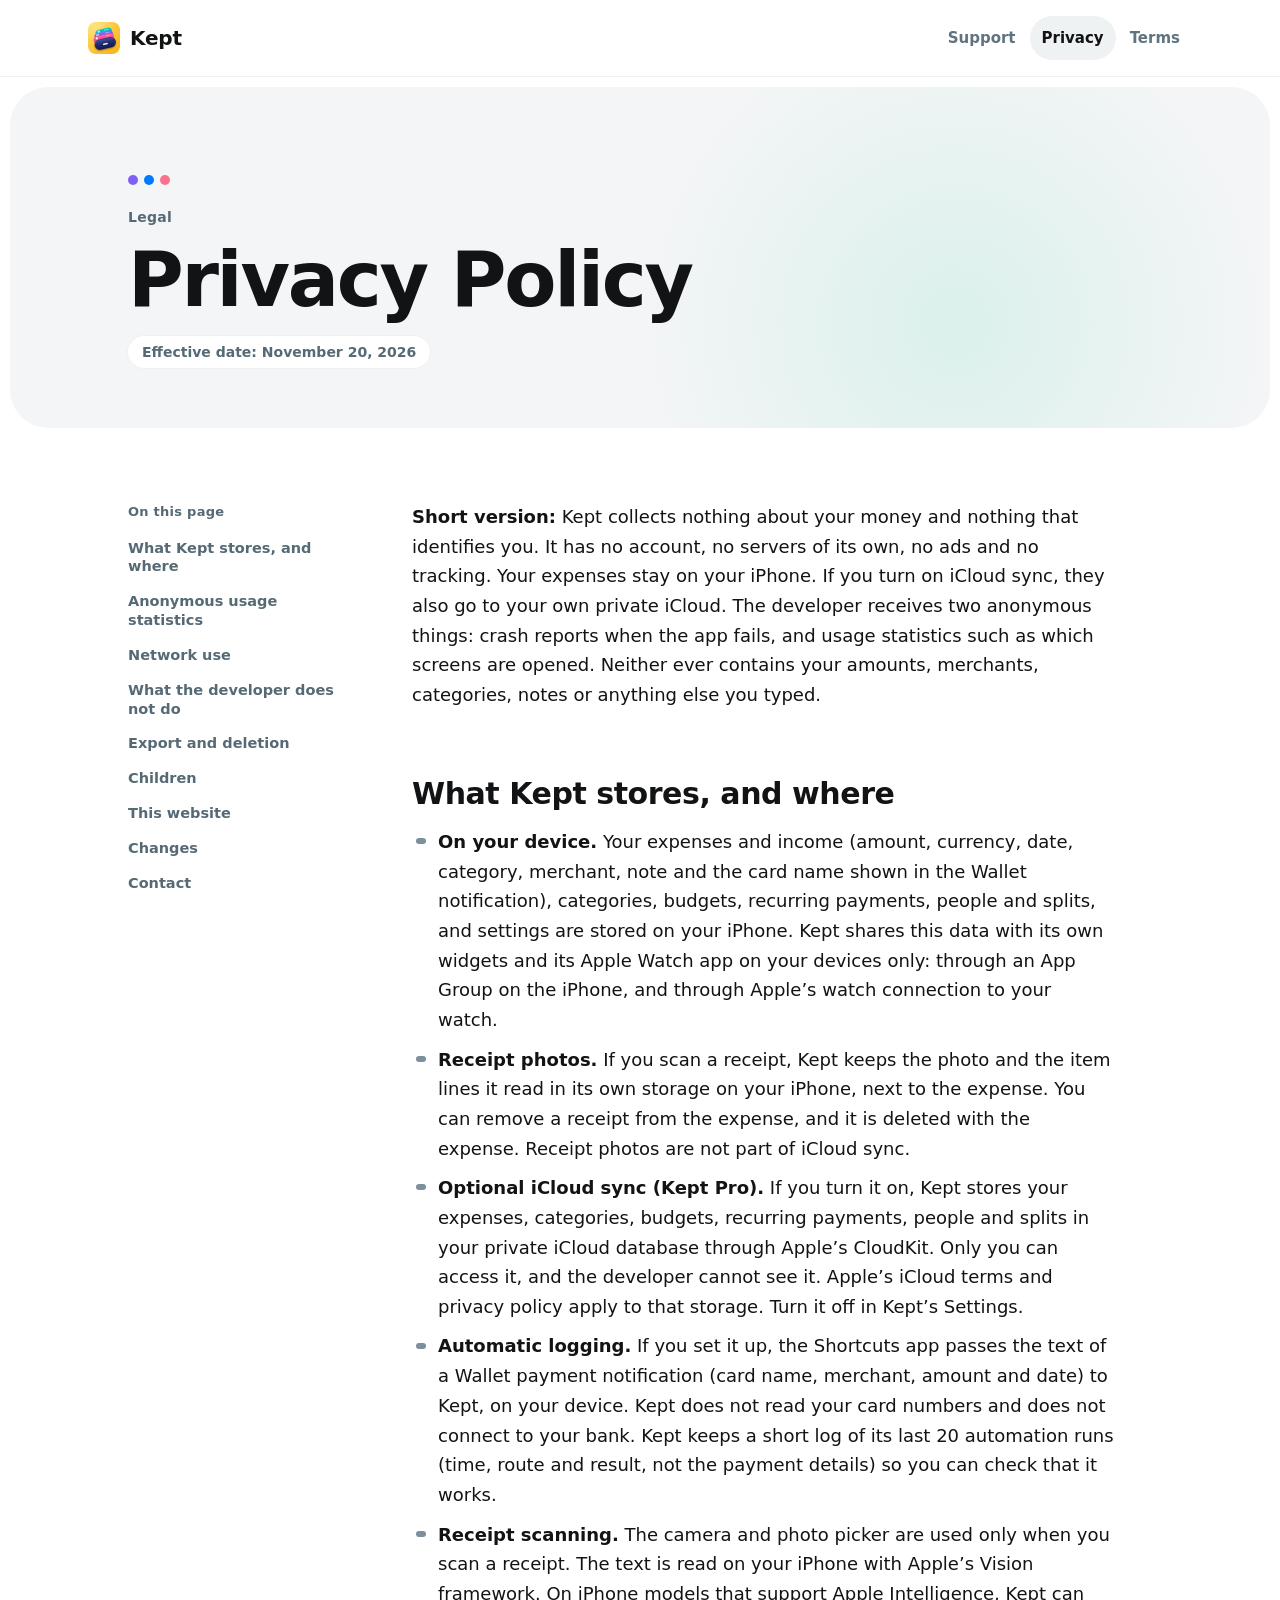
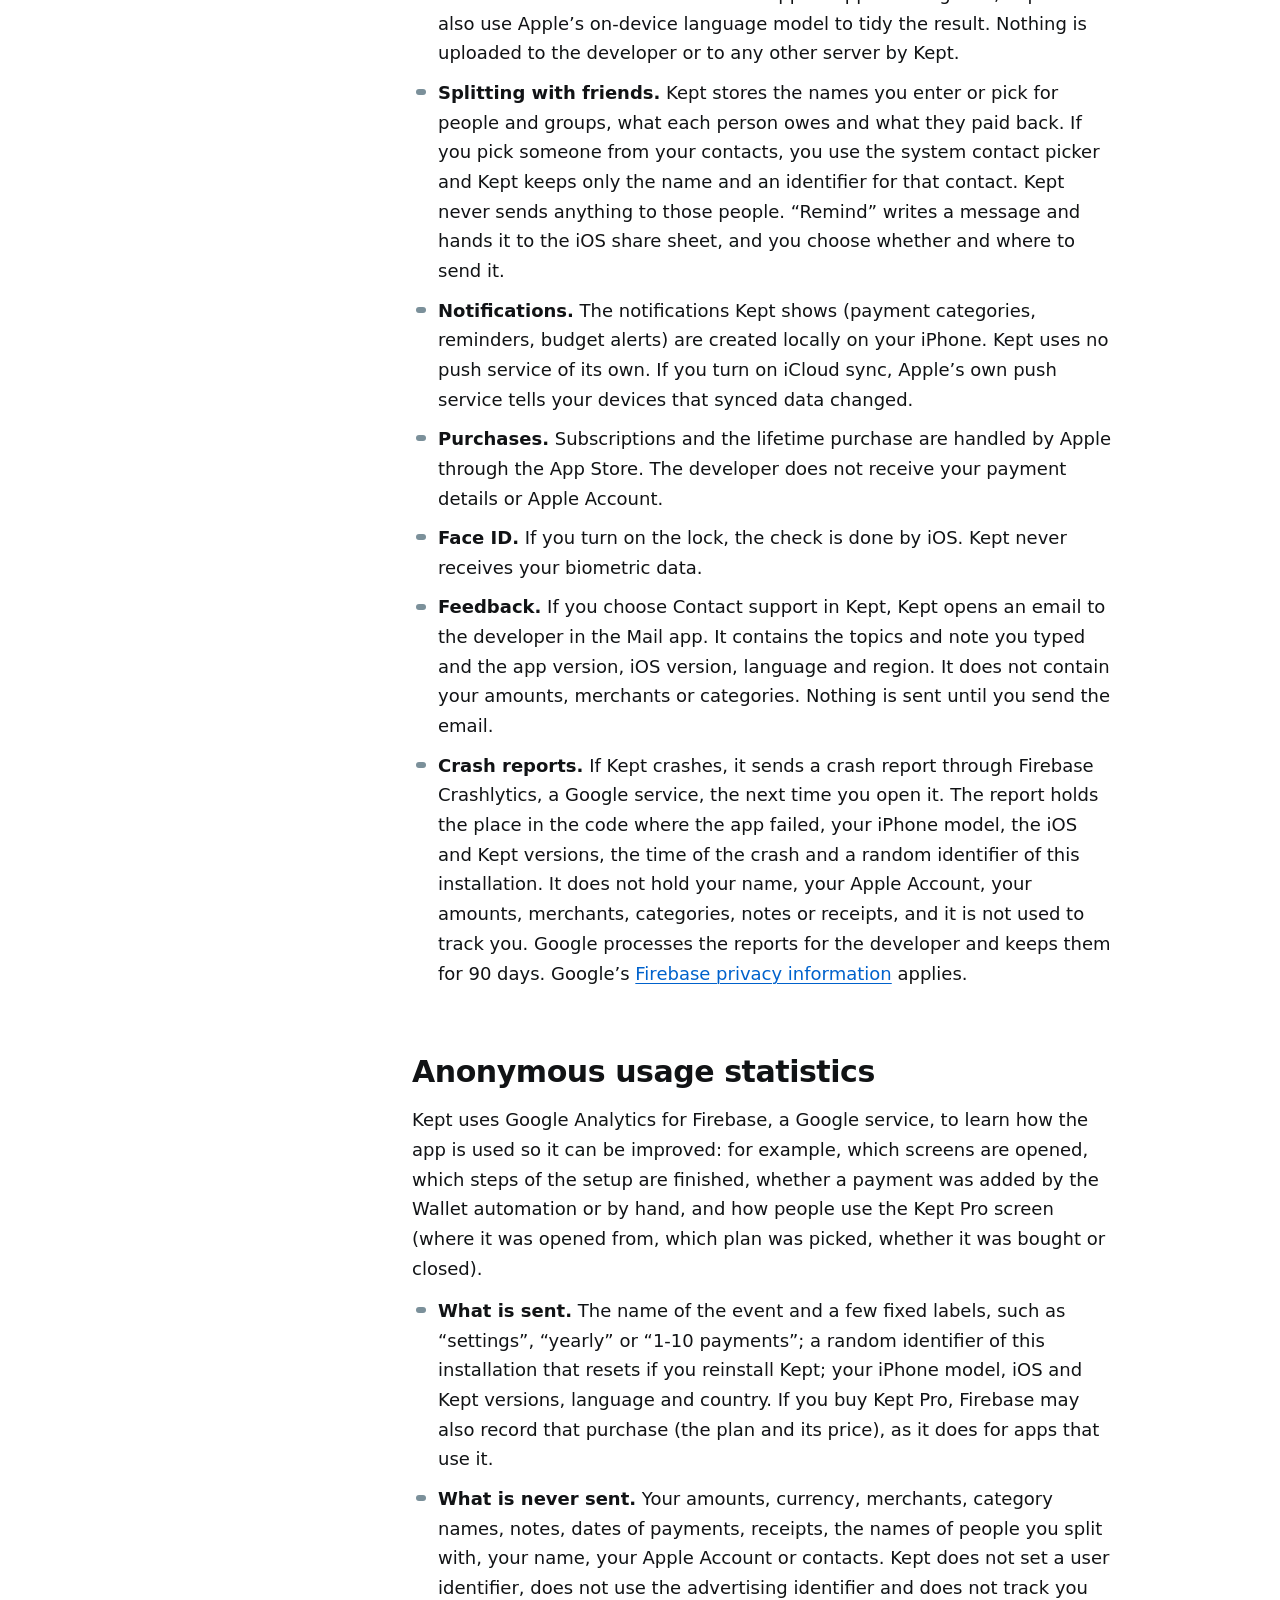
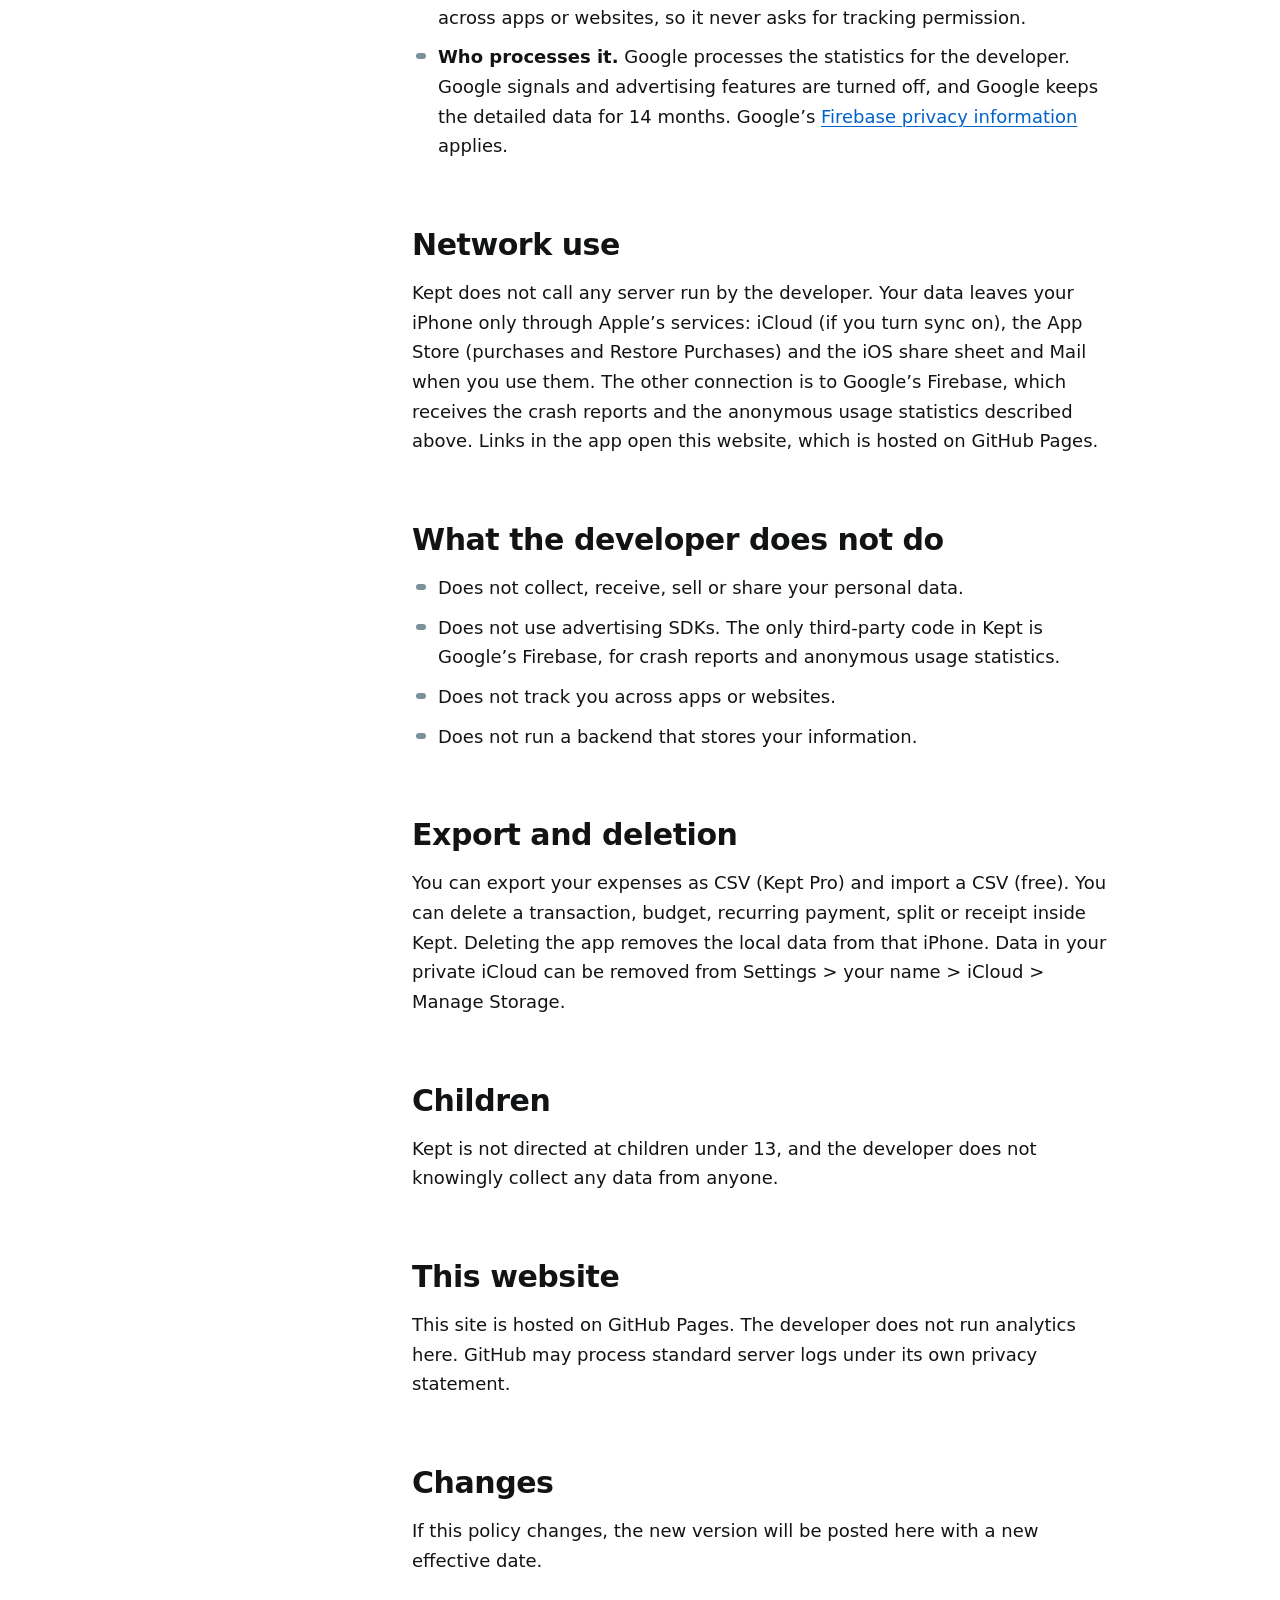
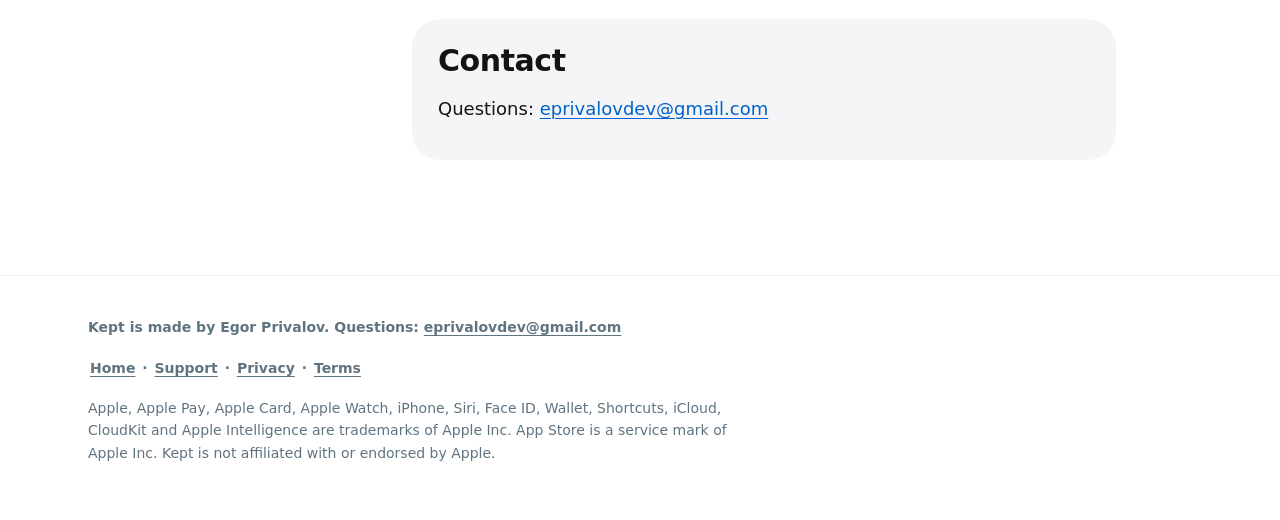
<file: privacy.html>
<!doctype html>
<html lang="en">
<head>
<meta charset="utf-8">
<meta name="viewport" content="width=device-width, initial-scale=1">
<meta name="color-scheme" content="light dark">
<meta name="theme-color" content="#FFFFFF" media="(prefers-color-scheme: light)">
<meta name="theme-color" content="#080A0B" media="(prefers-color-scheme: dark)">
<title>Kept Privacy Policy</title>
<meta name="description" content="Kept has no account and no servers. Your data stays on your iPhone, and in your own iCloud only if you turn sync on.">
<link rel="canonical" href="https://eprivalovdev.github.io/kept-app/privacy.html">
<meta property="og:type" content="website">
<meta property="og:site_name" content="Kept">
<meta property="og:title" content="Kept Privacy Policy">
<meta property="og:description" content="Kept has no account and no servers. Your data stays on your iPhone, and in your own iCloud only if you turn sync on.">
<meta property="og:url" content="https://eprivalovdev.github.io/kept-app/privacy.html">
<meta property="og:image" content="https://eprivalovdev.github.io/kept-app/og.jpg">
<meta property="og:image:width" content="1200">
<meta property="og:image:height" content="630">
<meta property="og:image:alt" content="The Kept app icon and the words Pay. Tap. Kept. on a dark background with floating category chips.">
<meta name="twitter:card" content="summary_large_image">
<link rel="icon" href="img/icon/favicon-rounded-32.png" sizes="32x32" type="image/png">
<link rel="icon" href="img/icon/favicon-rounded-64.png" sizes="64x64" type="image/png">
<link rel="apple-touch-icon" href="img/icon/apple-touch-icon.png">
<link rel="stylesheet" href="style.css">
</head>
<body class="doc-page">
<a class="skip" href="#main">Skip to content</a>
<header class="site site-page">
  <div class="wrap site-row">
    <a class="brand" href="index.html"><picture><source srcset="img/icon/icon-dark-rounded-64.png" media="(prefers-color-scheme: dark)"><img src="img/icon/icon-rounded-64.png" alt="" width="32" height="32"></picture>Kept</a>
    <nav aria-label="Pages"><ul>
<li><a href="support.html">Support</a></li>
<li><a href="privacy.html" aria-current="page">Privacy</a></li>
<li><a href="terms.html">Terms</a></li>
</ul></nav>
  </div>
</header>
<main id="main">
<div class="doc-head">
  <div class="wrap">
    <div class="doc-dots" aria-hidden="true"><i style="--c:#805FF8"></i><i style="--c:#007AFF"></i><i style="--c:#FD6F8E"></i></div>
    <p class="eyebrow">Legal</p>
    <h1>Privacy Policy</h1>
<p class="doc-meta">Effective date: November 20, 2026</p>
  </div>
</div>
<div class="wrap doc-body">
<nav class="toc" aria-label="On this page"><p>On this page</p><ol>
<li><a href="#what-kept-stores-and-where">What Kept stores, and where</a></li>
<li><a href="#anonymous-usage-statistics">Anonymous usage statistics</a></li>
<li><a href="#network-use">Network use</a></li>
<li><a href="#what-the-developer-does-not-do">What the developer does not do</a></li>
<li><a href="#export-and-deletion">Export and deletion</a></li>
<li><a href="#children">Children</a></li>
<li><a href="#this-website">This website</a></li>
<li><a href="#changes">Changes</a></li>
<li><a href="#contact">Contact</a></li>
</ol></nav>
<article class="doc">
<p><strong>Short version:</strong> Kept collects nothing about your money and nothing that identifies you. It has no account, no servers of its own, no ads and no tracking. Your expenses stay on your iPhone. If you turn on iCloud sync, they also go to your own private iCloud. The developer receives two anonymous things: crash reports when the app fails, and usage statistics such as which screens are opened. Neither ever contains your amounts, merchants, categories, notes or anything else you typed.</p>

<h2 id="what-kept-stores-and-where">What Kept stores, and where</h2>
<ul>
<li><strong>On your device.</strong> Your expenses and income (amount, currency, date, category, merchant, note and the card name shown in the Wallet notification), categories, budgets, recurring payments, people and splits, and settings are stored on your iPhone. Kept shares this data with its own widgets and its Apple Watch app on your devices only: through an App Group on the iPhone, and through Apple&rsquo;s watch connection to your watch.</li>
<li><strong>Receipt photos.</strong> If you scan a receipt, Kept keeps the photo and the item lines it read in its own storage on your iPhone, next to the expense. You can remove a receipt from the expense, and it is deleted with the expense. Receipt photos are not part of iCloud sync.</li>
<li><strong>Optional iCloud sync (Kept Pro).</strong> If you turn it on, Kept stores your expenses, categories, budgets, recurring payments, people and splits in your private iCloud database through Apple&rsquo;s CloudKit. Only you can access it, and the developer cannot see it. Apple&rsquo;s iCloud terms and privacy policy apply to that storage. Turn it off in Kept&rsquo;s Settings.</li>
<li><strong>Automatic logging.</strong> If you set it up, the Shortcuts app passes the text of a Wallet payment notification (card name, merchant, amount and date) to Kept, on your device. Kept does not read your card numbers and does not connect to your bank. Kept keeps a short log of its last 20 automation runs (time, route and result, not the payment details) so you can check that it works.</li>
<li><strong>Receipt scanning.</strong> The camera and photo picker are used only when you scan a receipt. The text is read on your iPhone with Apple&rsquo;s Vision framework. On iPhone models that support Apple Intelligence, Kept can also use Apple&rsquo;s on-device language model to tidy the result. Nothing is uploaded to the developer or to any other server by Kept.</li>
<li><strong>Splitting with friends.</strong> Kept stores the names you enter or pick for people and groups, what each person owes and what they paid back. If you pick someone from your contacts, you use the system contact picker and Kept keeps only the name and an identifier for that contact. Kept never sends anything to those people. &ldquo;Remind&rdquo; writes a message and hands it to the iOS share sheet, and you choose whether and where to send it.</li>
<li><strong>Notifications.</strong> The notifications Kept shows (payment categories, reminders, budget alerts) are created locally on your iPhone. Kept uses no push service of its own. If you turn on iCloud sync, Apple&rsquo;s own push service tells your devices that synced data changed.</li>
<li><strong>Purchases.</strong> Subscriptions and the lifetime purchase are handled by Apple through the App Store. The developer does not receive your payment details or Apple Account.</li>
<li><strong>Face ID.</strong> If you turn on the lock, the check is done by iOS. Kept never receives your biometric data.</li>
<li><strong>Feedback.</strong> If you choose Contact support in Kept, Kept opens an email to the developer in the Mail app. It contains the topics and note you typed and the app version, iOS version, language and region. It does not contain your amounts, merchants or categories. Nothing is sent until you send the email.</li>
<li><strong>Crash reports.</strong> If Kept crashes, it sends a crash report through Firebase Crashlytics, a Google service, the next time you open it. The report holds the place in the code where the app failed, your iPhone model, the iOS and Kept versions, the time of the crash and a random identifier of this installation. It does not hold your name, your Apple Account, your amounts, merchants, categories, notes or receipts, and it is not used to track you. Google processes the reports for the developer and keeps them for 90 days. Google&rsquo;s <a href="https://firebase.google.com/support/privacy">Firebase privacy information</a> applies.</li>
</ul>

<h2 id="anonymous-usage-statistics">Anonymous usage statistics</h2>
<p>Kept uses Google Analytics for Firebase, a Google service, to learn how the app is used so it can be improved: for example, which screens are opened, which steps of the setup are finished, whether a payment was added by the Wallet automation or by hand, and how people use the Kept Pro screen (where it was opened from, which plan was picked, whether it was bought or closed).</p>
<ul>
<li><strong>What is sent.</strong> The name of the event and a few fixed labels, such as &ldquo;settings&rdquo;, &ldquo;yearly&rdquo; or &ldquo;1-10 payments&rdquo;; a random identifier of this installation that resets if you reinstall Kept; your iPhone model, iOS and Kept versions, language and country. If you buy Kept Pro, Firebase may also record that purchase (the plan and its price), as it does for apps that use it.</li>
<li><strong>What is never sent.</strong> Your amounts, currency, merchants, category names, notes, dates of payments, receipts, the names of people you split with, your name, your Apple Account or contacts. Kept does not set a user identifier, does not use the advertising identifier and does not track you across apps or websites, so it never asks for tracking permission.</li>
<li><strong>Who processes it.</strong> Google processes the statistics for the developer. Google signals and advertising features are turned off, and Google keeps the detailed data for 14 months. Google&rsquo;s <a href="https://firebase.google.com/support/privacy">Firebase privacy information</a> applies.</li>
</ul>

<h2 id="network-use">Network use</h2>
<p>Kept does not call any server run by the developer. Your data leaves your iPhone only through Apple&rsquo;s services: iCloud (if you turn sync on), the App Store (purchases and Restore Purchases) and the iOS share sheet and Mail when you use them. The other connection is to Google&rsquo;s Firebase, which receives the crash reports and the anonymous usage statistics described above. Links in the app open this website, which is hosted on GitHub Pages.</p>

<h2 id="what-the-developer-does-not-do">What the developer does not do</h2>
<ul>
<li>Does not collect, receive, sell or share your personal data.</li>
<li>Does not use advertising SDKs. The only third-party code in Kept is Google&rsquo;s Firebase, for crash reports and anonymous usage statistics.</li>
<li>Does not track you across apps or websites.</li>
<li>Does not run a backend that stores your information.</li>
</ul>

<h2 id="export-and-deletion">Export and deletion</h2>
<p>You can export your expenses as CSV (Kept Pro) and import a CSV (free). You can delete a transaction, budget, recurring payment, split or receipt inside Kept. Deleting the app removes the local data from that iPhone. Data in your private iCloud can be removed from Settings &gt; your name &gt; iCloud &gt; Manage Storage.</p>

<h2 id="children">Children</h2>
<p>Kept is not directed at children under 13, and the developer does not knowingly collect any data from anyone.</p>

<h2 id="this-website">This website</h2>
<p>This site is hosted on GitHub Pages. The developer does not run analytics here. GitHub may process standard server logs under its own privacy statement.</p>

<h2 id="changes">Changes</h2>
<p>If this policy changes, the new version will be posted here with a new effective date.</p>

<section class="doc-contact" aria-labelledby="contact">
<h2 id="contact">Contact</h2>
<p>Questions: <a href="mailto:eprivalovdev@gmail.com">eprivalovdev@gmail.com</a></p>
</section>
</article>
</div>
</main>
<footer class="site-foot">
  <div class="wrap">
    <p>Kept is made by Egor Privalov. Questions: <a href="mailto:eprivalovdev@gmail.com">eprivalovdev@gmail.com</a></p>
    <p class="foot-links"><a href="index.html">Home</a> · <a href="support.html">Support</a> · <a href="privacy.html">Privacy</a> · <a href="terms.html">Terms</a></p>
    <p class="tm">Apple, Apple Pay, Apple Card, Apple Watch, iPhone, Siri, Face ID, Wallet, Shortcuts, iCloud, CloudKit and Apple Intelligence are trademarks of Apple Inc. App Store is a service mark of Apple Inc. Kept is not affiliated with or endorsed by Apple.</p>
  </div>
</footer>
</body>
</html>
</file>
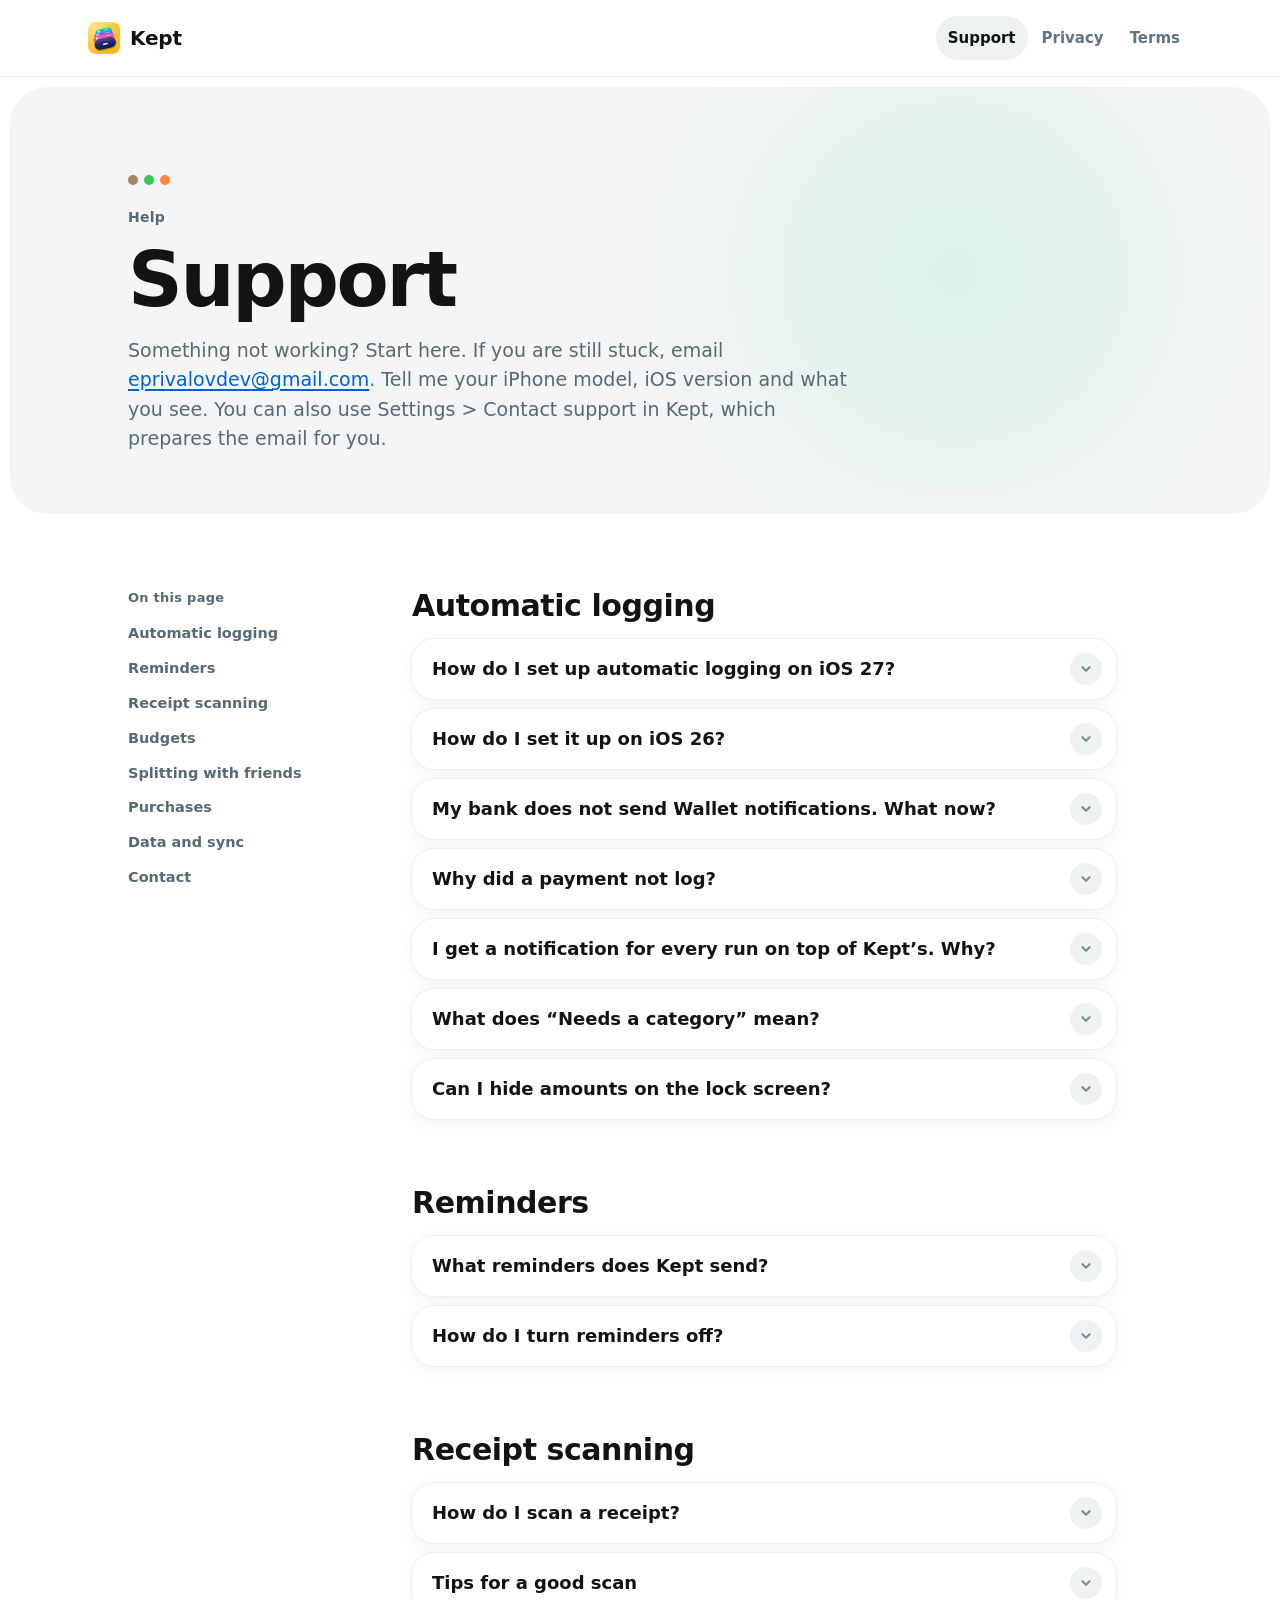
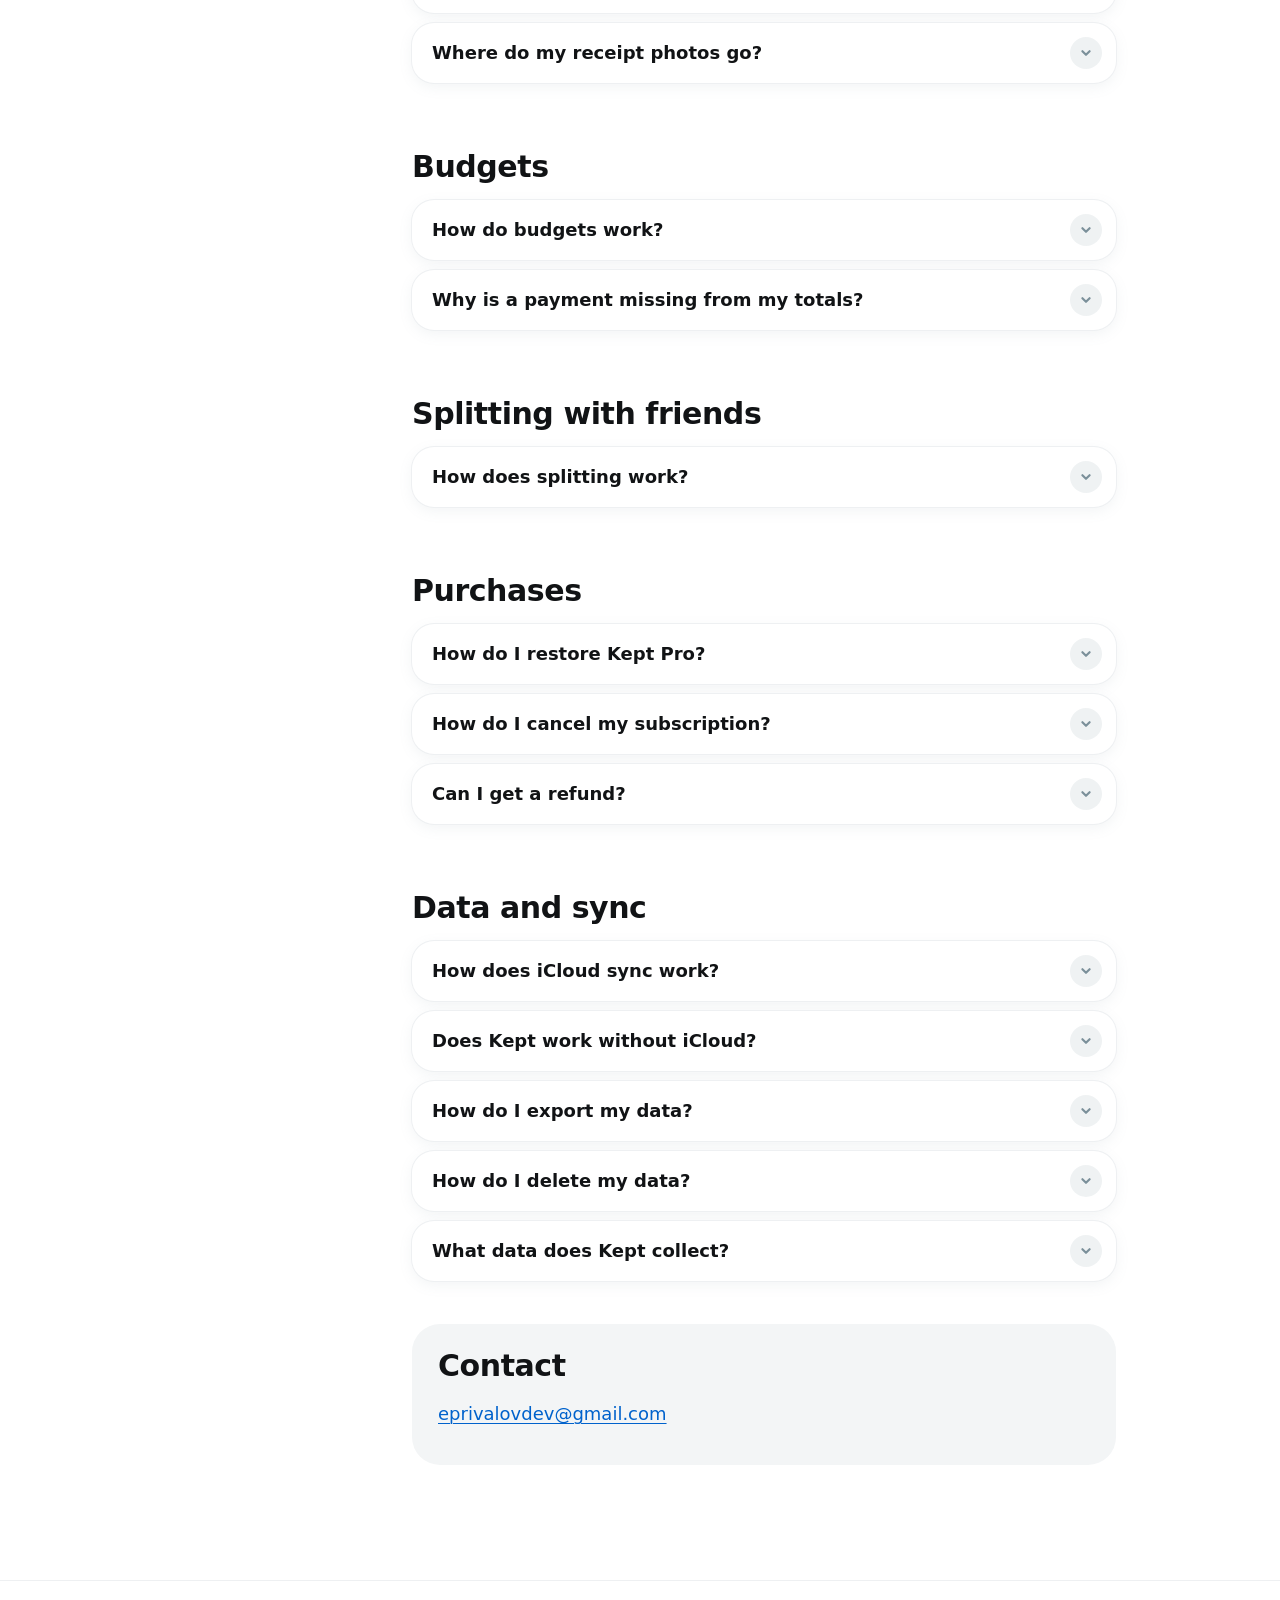
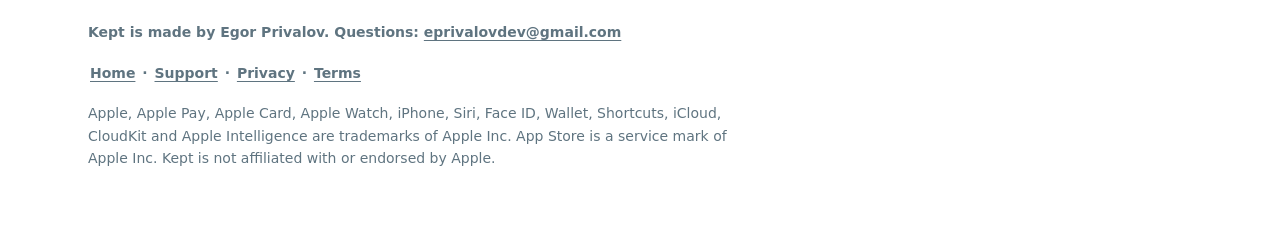
<file: support.html>
<!doctype html>
<html lang="en">
<head>
<meta charset="utf-8">
<meta name="viewport" content="width=device-width, initial-scale=1">
<meta name="color-scheme" content="light dark">
<meta name="theme-color" content="#FFFFFF" media="(prefers-color-scheme: light)">
<meta name="theme-color" content="#080A0B" media="(prefers-color-scheme: dark)">
<title>Kept Support and FAQ</title>
<meta name="description" content="Help for Kept: automatic logging with the Wallet shortcut, reminders, receipt scanning, budgets, iCloud sync, purchases and your data.">
<link rel="canonical" href="https://eprivalovdev.github.io/kept-app/support.html">
<meta property="og:type" content="website">
<meta property="og:site_name" content="Kept">
<meta property="og:title" content="Kept Support and FAQ">
<meta property="og:description" content="Help for Kept: automatic logging with the Wallet shortcut, reminders, receipt scanning, budgets, iCloud sync, purchases and your data.">
<meta property="og:url" content="https://eprivalovdev.github.io/kept-app/support.html">
<meta property="og:image" content="https://eprivalovdev.github.io/kept-app/og.jpg">
<meta property="og:image:width" content="1200">
<meta property="og:image:height" content="630">
<meta property="og:image:alt" content="The Kept app icon and the words Pay. Tap. Kept. on a dark background with floating category chips.">
<meta name="twitter:card" content="summary_large_image">
<link rel="icon" href="img/icon/favicon-rounded-32.png" sizes="32x32" type="image/png">
<link rel="icon" href="img/icon/favicon-rounded-64.png" sizes="64x64" type="image/png">
<link rel="apple-touch-icon" href="img/icon/apple-touch-icon.png">
<link rel="stylesheet" href="style.css">
</head>
<body class="doc-page">
<a class="skip" href="#main">Skip to content</a>
<header class="site site-page">
  <div class="wrap site-row">
    <a class="brand" href="index.html"><picture><source srcset="img/icon/icon-dark-rounded-64.png" media="(prefers-color-scheme: dark)"><img src="img/icon/icon-rounded-64.png" alt="" width="32" height="32"></picture>Kept</a>
    <nav aria-label="Pages"><ul>
<li><a href="support.html" aria-current="page">Support</a></li>
<li><a href="privacy.html">Privacy</a></li>
<li><a href="terms.html">Terms</a></li>
</ul></nav>
  </div>
</header>
<main id="main">
<div class="doc-head">
  <div class="wrap">
    <div class="doc-dots" aria-hidden="true"><i style="--c:#A2845E"></i><i style="--c:#34C759"></i><i style="--c:#FF863E"></i></div>
    <p class="eyebrow">Help</p>
    <h1>Support</h1>
<p class="doc-intro">Something not working? Start here. If you are still stuck, email <a href="mailto:eprivalovdev@gmail.com">eprivalovdev@gmail.com</a>. Tell me your iPhone model, iOS version and what you see. You can also use Settings &gt; Contact support in Kept, which prepares the email for you.</p>
  </div>
</div>
<div class="wrap doc-body">
<nav class="toc" aria-label="On this page"><p>On this page</p><ol>
<li><a href="#automatic-logging">Automatic logging</a></li>
<li><a href="#reminders">Reminders</a></li>
<li><a href="#receipt-scanning">Receipt scanning</a></li>
<li><a href="#budgets">Budgets</a></li>
<li><a href="#splitting-with-friends">Splitting with friends</a></li>
<li><a href="#purchases">Purchases</a></li>
<li><a href="#data-and-sync">Data and sync</a></li>
<li><a href="#contact">Contact</a></li>
</ol></nav>
<article class="doc">

<h2 id="automatic-logging">Automatic logging</h2>
<details><summary>How do I set up automatic logging on iOS 27?</summary>
<p>In Kept, open Settings &gt; Automatic logging (the screen is called Apple Pay setup) and follow the three steps. You do this once.</p>
<ol>
<li><strong>Add the shortcut.</strong> Tap Add Shortcut. The shortcut already starts when Wallet sends a payment notification.</li>
<li><strong>Allow it to run.</strong> Run the shortcut once and tap <strong>Allow</strong> when iOS asks. This test run logs no payment.</li>
<li><strong>Turn on Automation.</strong> Open the shortcut, tap Edit, then the arrow on the trigger. Switch <strong>Automation</strong> on and leave <strong>Notify</strong> off, so iOS does not announce each run on top of Kept&rsquo;s own notification.</li>
</ol>
<p>Use the <strong>Test it</strong> button in Kept to check the whole path without paying.</p></details>
<details><summary>How do I set it up on iOS 26?</summary>
<p>On iOS 26 the trigger is a tap on a reader instead of a Wallet notification. Kept&rsquo;s setup guide shows the steps for iOS 26. In short, you add Kept&rsquo;s ready-made &ldquo;Kept &middot; Tap&rdquo; shortcut and run it once to allow it. Then, in the Shortcuts app, you make an automation that starts when a card is tapped, choose your cards, set it to Run Immediately with Notify When Run off, and pick &ldquo;Kept &middot; Tap&rdquo; under My Shortcuts. Apple does not let an app create automations for you, so this takes a few minutes, once.</p></details>
<details><summary>My bank does not send Wallet notifications. What now?</summary>
<p>Use the tap-to-pay route described for iOS 26. It works without a bank notification, and Kept&rsquo;s setup guide covers it. If both routes are on, Kept merges them so one payment is not logged twice. If neither works for your card, add expenses with quick add from Control Center, the Action Button, Siri or the Apple Watch app.</p></details>
<details><summary>Why did a payment not log?</summary>
<ul>
<li>The automation, or its Allow permission, is off. Open Settings &gt; Automatic logging and check the run log.</li>
<li>Your bank sent no Wallet notification, or sent one without an amount.</li>
<li>The notification was not a purchase. Kept skips refunds, declined payments, balance alerts and offers on purpose.</li>
<li>On the tap route, the payment was made with a card that is not in the automation.</li>
<li>Kept treated an exact repeat as a duplicate. Two real payments with the same amount, card and merchant at the same moment can merge.</li>
</ul>
<p>Automatic logging relies on Shortcuts and Wallet, which Kept does not control, so a payment can occasionally be missed. Add it by hand with the plus button. It takes a few seconds. If it keeps happening, open the run log on the Automatic logging screen, tap Copy log and email it to me. The log has times and results, not your payment details.</p></details>
<details><summary>I get a notification for every run on top of Kept&rsquo;s. Why?</summary>
<p>The shortcut&rsquo;s Notify switch is on. Turn it off in the automation&rsquo;s settings in Shortcuts.</p></details>
<details><summary>What does &ldquo;Needs a category&rdquo; mean?</summary>
<p>The payment was saved, but you have not filed it yet. Kept asks for a category right after the payment, with a picker from the shortcut and a notification with category buttons. If you ignore both, the payment waits in the Log tab. Tap it there, or open the batch tray to file several at once.</p></details>
<details><summary>Can I hide amounts on the lock screen?</summary>
<p>Yes. Turn on Settings &gt; Hide amounts on lock screen. Kept then shows &ldquo;Payment logged&rdquo; instead of the price.</p></details>

<h2 id="reminders">Reminders</h2>
<details><summary>What reminders does Kept send?</summary>
<p>Kept can tell you about three things. All of them are local notifications made on your iPhone.</p>
<ul>
<li><strong>Upcoming charges.</strong> A heads-up before a recurring expense, by default one day before around 9:00. In the notification you can tap &ldquo;I cancelled it&rdquo; to stop that recurring payment, or &ldquo;Skip this time&rdquo; to skip only that one. Doing nothing changes nothing.</li>
<li><strong>Budget alerts.</strong> When a payment takes a budget past 80% and past 100%. Alerts for category budgets are part of Kept Pro.</li>
<li><strong>Automatic logging.</strong> If nothing has been logged automatically for a while, or several payments still wait for a category.</li>
</ul>
<p>To keep this calm, Kept sends at most one scheduled reminder a day and stays quiet from 21:00 to 9:00. A budget alert right after you pay is the exception.</p></details>
<details><summary>How do I turn reminders off?</summary>
<p>Open Settings &gt; Notifications and switch off the reminders you do not want. For one recurring payment, open it in Recurring and change &ldquo;Remind me&rdquo;. For one budget, use the alert switch in the budget editor. You can also turn off all of Kept&rsquo;s notifications in iOS Settings, but then payment notifications stop too.</p></details>

<h2 id="receipt-scanning">Receipt scanning</h2>
<details><summary>How do I scan a receipt?</summary>
<p>Open the Add screen and tap the receipt button next to the amount. Choose Scan receipt to use the camera, or Choose photo to use a picture you already have. Kept reads the merchant, date, total and items, and pre-fills the expense. Anything it is unsure about is marked &ldquo;Check&rdquo;. Nothing is saved until you save it. Without Kept Pro you get 5 scans a month. Kept Pro has no limit.</p></details>
<details><summary>Tips for a good scan</summary>
<ul>
<li>Lay the receipt flat in good light and fill the frame.</li>
<li>Keep the whole receipt in view, especially the total line.</li>
<li>Hold still until the image is sharp. If the photo is too blurry, Kept asks you to retake it.</li>
<li>Check the amount before you save, most of all on faded or crumpled receipts.</li>
</ul></details>
<details><summary>Where do my receipt photos go?</summary>
<p>The photo is read on your iPhone and stored on your iPhone with the expense. Kept does not upload it, and it is not part of iCloud sync. Remove a receipt from the expense&rsquo;s detail screen, or delete the expense, to delete the photo.</p></details>

<h2 id="budgets">Budgets</h2>
<details><summary>How do budgets work?</summary>
<p>Open the Budgets tab. An overall monthly budget is free. Budgets for single categories are part of Kept Pro. Kept shows what is left and, where it applies, a daily allowance. Unused money can carry over to the next period. To start your month on payday, change Settings &gt; Month starts on day.</p></details>
<details><summary>Why is a payment missing from my totals?</summary>
<p>Kept adds up payments in the currency set in Settings &gt; Currency. A payment in another currency shows in your log but is not counted in totals, and Kept does not convert currencies.</p></details>

<h2 id="splitting-with-friends">Splitting with friends</h2>
<details><summary>How does splitting work?</summary>
<p>Splitting is part of Kept Pro. When you add a payment, split it between you and other people. Kept tracks what each person owes you and what they paid back. Your Insights and budgets count only your share. People and saved groups live in Settings &gt; People &amp; groups. The tap on &ldquo;Remind&rdquo; writes a message and opens the iOS share sheet. Kept sends nothing by itself, and the people you add never need Kept.</p></details>

<h2 id="purchases">Purchases</h2>
<details><summary>How do I restore Kept Pro?</summary>
<p>Open Settings &gt; Restore Purchases in Kept, or tap Restore on the paywall. Use the same Apple Account you bought with. If a lifetime purchase came through Family Sharing, it may take a minute or two to appear.</p></details>
<details><summary>How do I cancel my subscription?</summary>
<p>On your iPhone: Settings &gt; your name &gt; Subscriptions &gt; Kept. Cancel at least 24 hours before renewal. Deleting the app does not cancel it. See the <a href="terms.html">Terms</a> for details.</p></details>
<details><summary>Can I get a refund?</summary>
<p>Apple handles refunds. Go to <a href="https://reportaproblem.apple.com/">reportaproblem.apple.com</a>.</p></details>

<h2 id="data-and-sync">Data and sync</h2>
<details><summary>How does iCloud sync work?</summary>
<p>iCloud sync is a Kept Pro feature and is optional. Turn it on in Settings &gt; iCloud sync, then reopen Kept to apply the change. Your data goes to your private iCloud database through Apple and shows up on your other devices signed in to the same Apple Account. You need to be signed in to iCloud. The first sync can take a few minutes. Receipt photos stay on the iPhone where you scanned them.</p></details>
<details><summary>Does Kept work without iCloud?</summary>
<p>Yes. Everything works on your device alone. The Apple Watch app syncs over the watch connection and does not need iCloud.</p></details>
<details><summary>How do I export my data?</summary>
<p>CSV export is a Kept Pro feature: Settings &gt; Export CSV. CSV import is free: Settings &gt; Import CSV. Importing the same file twice is safe, because Kept skips what it already has.</p></details>
<details><summary>How do I delete my data?</summary>
<p>Delete a transaction, budget, recurring payment, split or group inside Kept (swipe the row or open its detail). Categories are archived, and past transactions keep them. Deleting the app removes all local data from that iPhone. If you used iCloud sync, also remove Kept&rsquo;s data in Settings &gt; your name &gt; iCloud &gt; Manage Storage.</p></details>
<details><summary>What data does Kept collect?</summary>
<p>Nothing about your money and nothing that identifies you. Kept sends anonymous crash reports and usage statistics, such as which screens are opened. See the <a href="privacy.html">Privacy Policy</a>.</p></details>

<section class="doc-contact" aria-labelledby="contact">
<h2 id="contact">Contact</h2>
<p><a href="mailto:eprivalovdev@gmail.com">eprivalovdev@gmail.com</a></p>
</section>
</article>
</div>
</main>
<footer class="site-foot">
  <div class="wrap">
    <p>Kept is made by Egor Privalov. Questions: <a href="mailto:eprivalovdev@gmail.com">eprivalovdev@gmail.com</a></p>
    <p class="foot-links"><a href="index.html">Home</a> · <a href="support.html">Support</a> · <a href="privacy.html">Privacy</a> · <a href="terms.html">Terms</a></p>
    <p class="tm">Apple, Apple Pay, Apple Card, Apple Watch, iPhone, Siri, Face ID, Wallet, Shortcuts, iCloud, CloudKit and Apple Intelligence are trademarks of Apple Inc. App Store is a service mark of Apple Inc. Kept is not affiliated with or endorsed by Apple.</p>
  </div>
</footer>
</body>
</html>
</file>
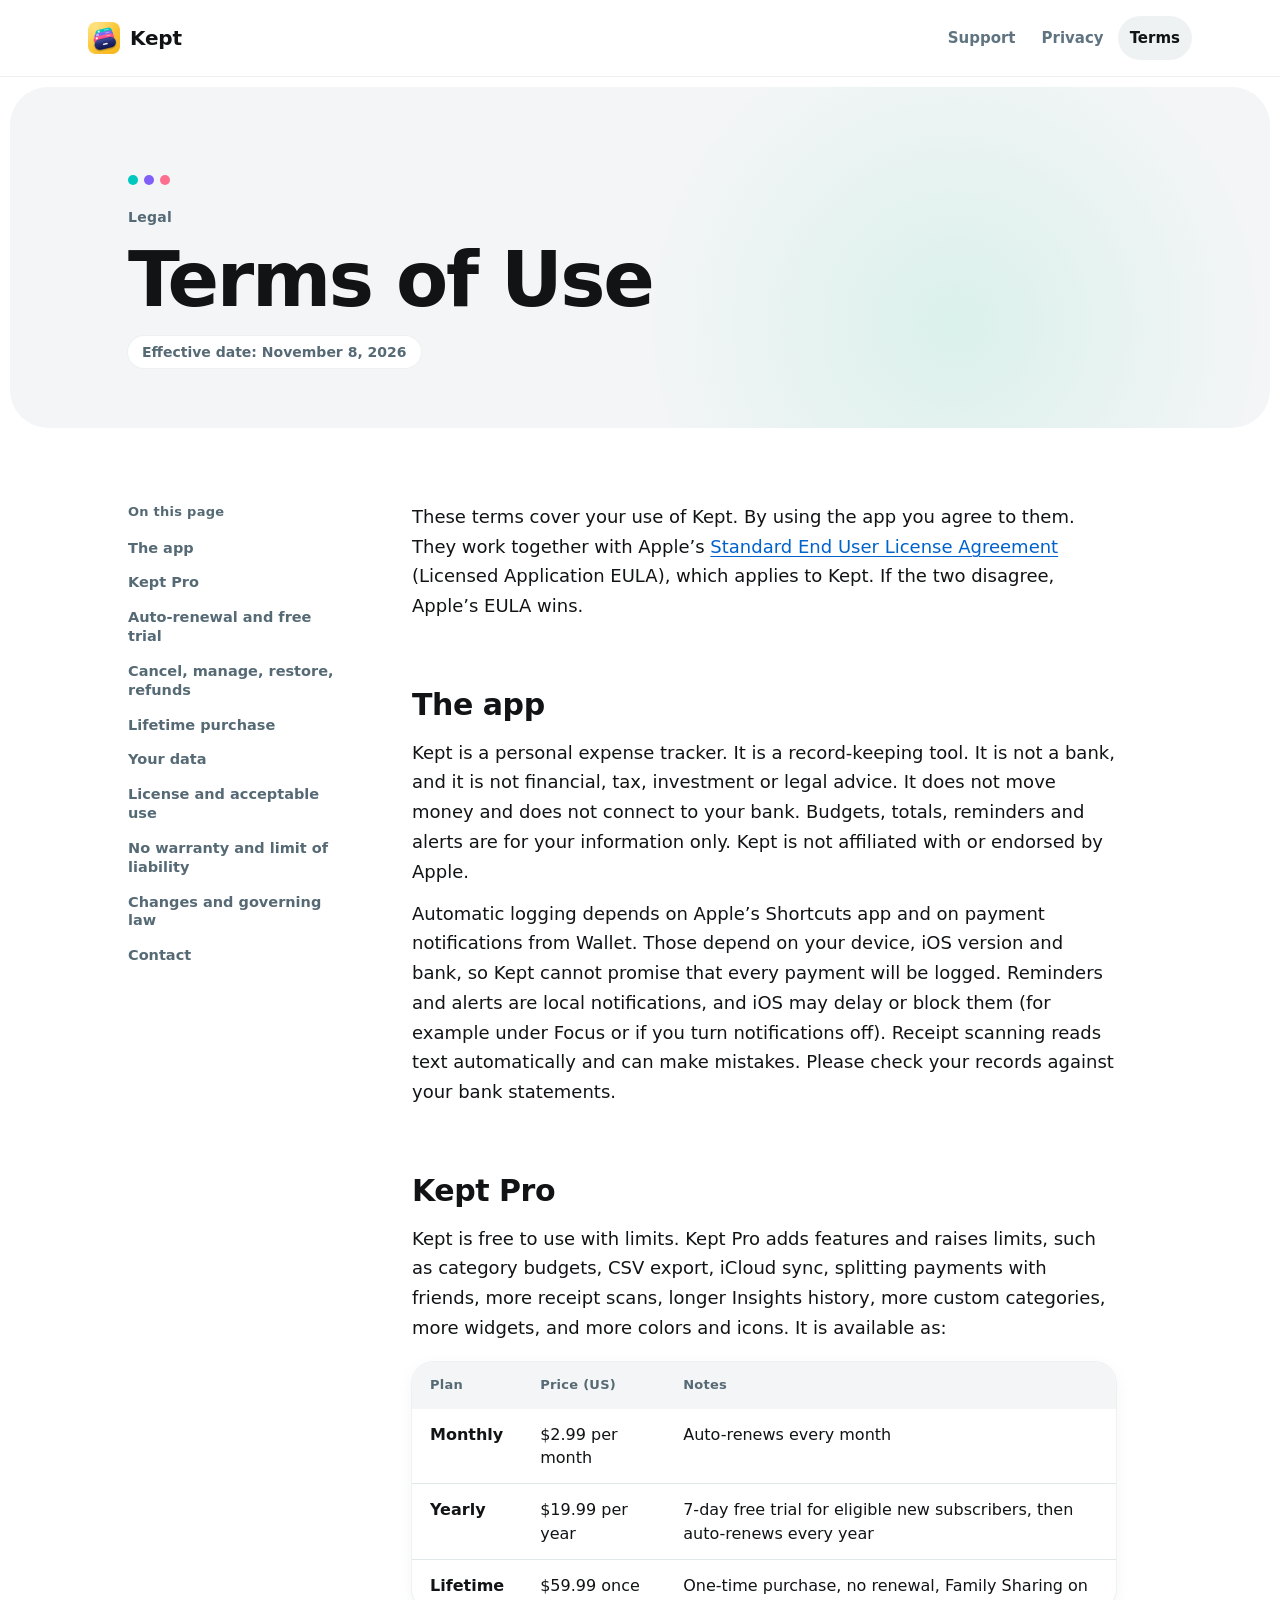
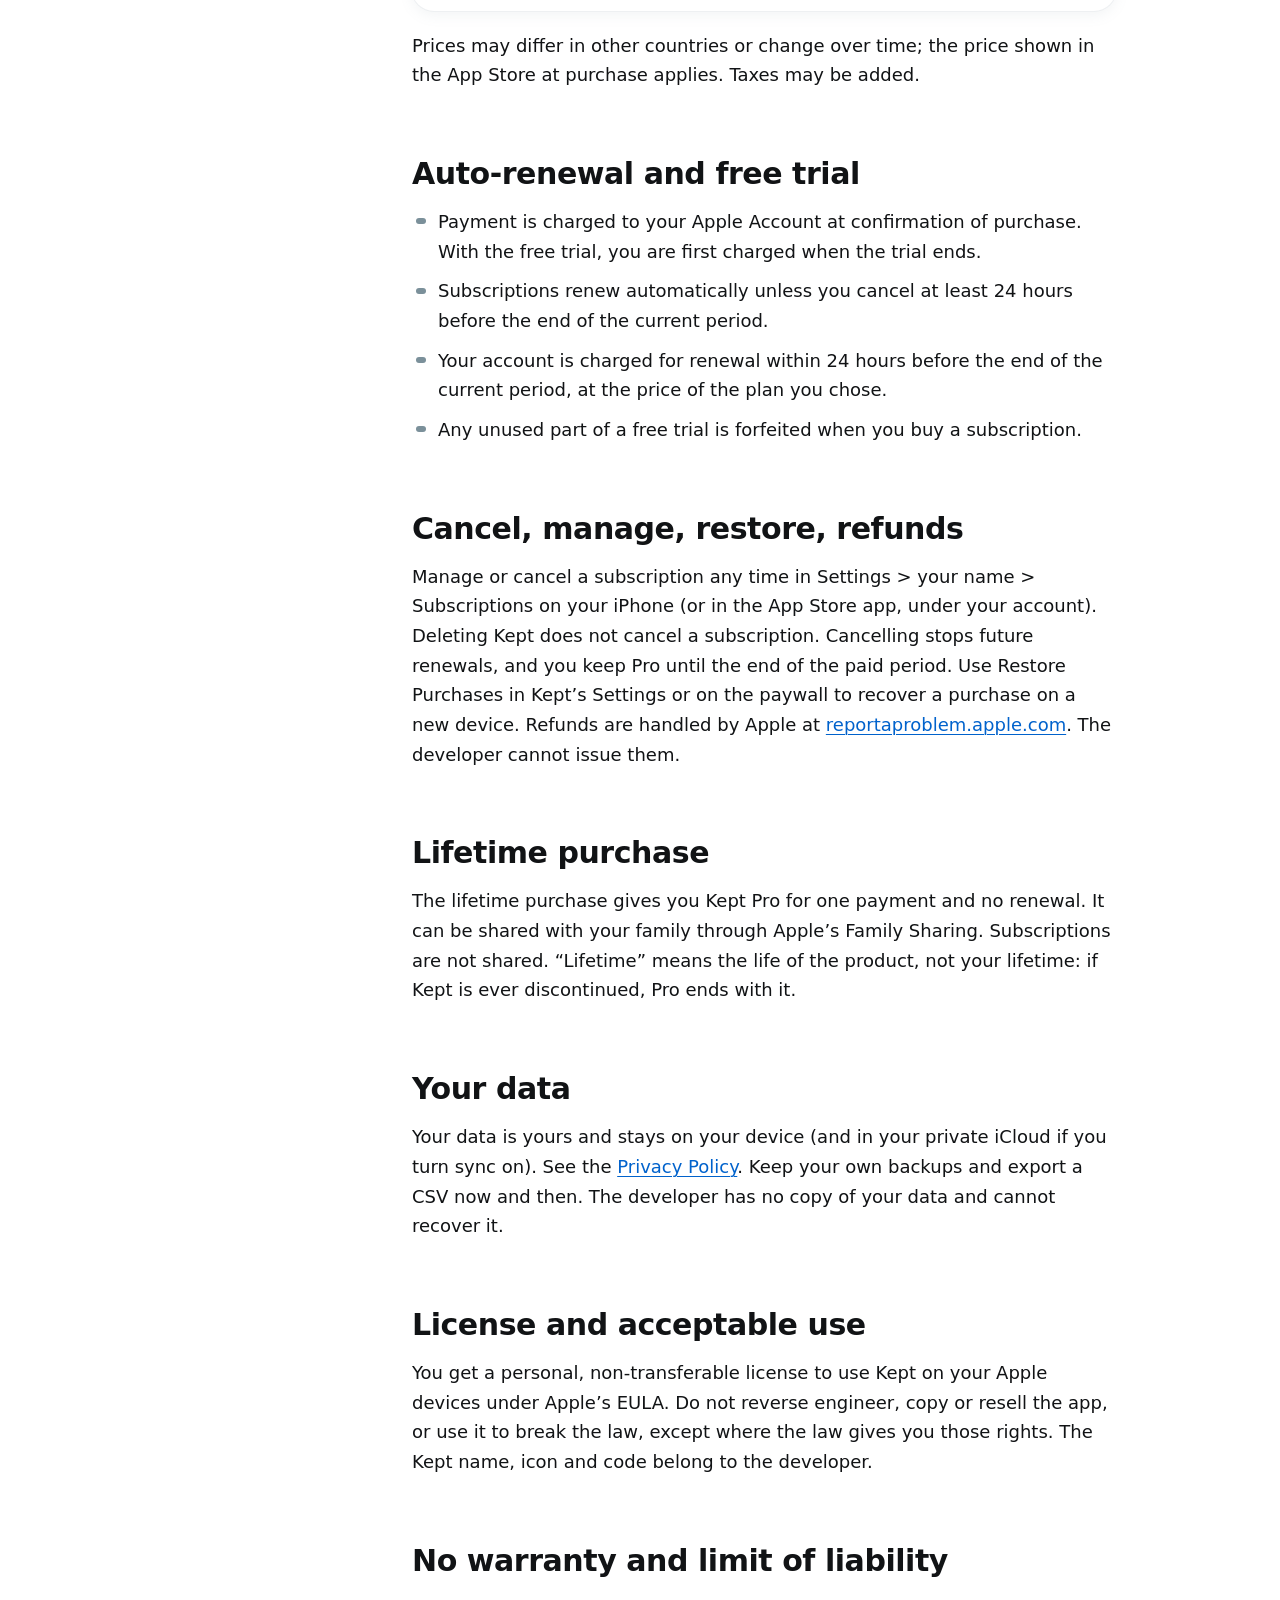
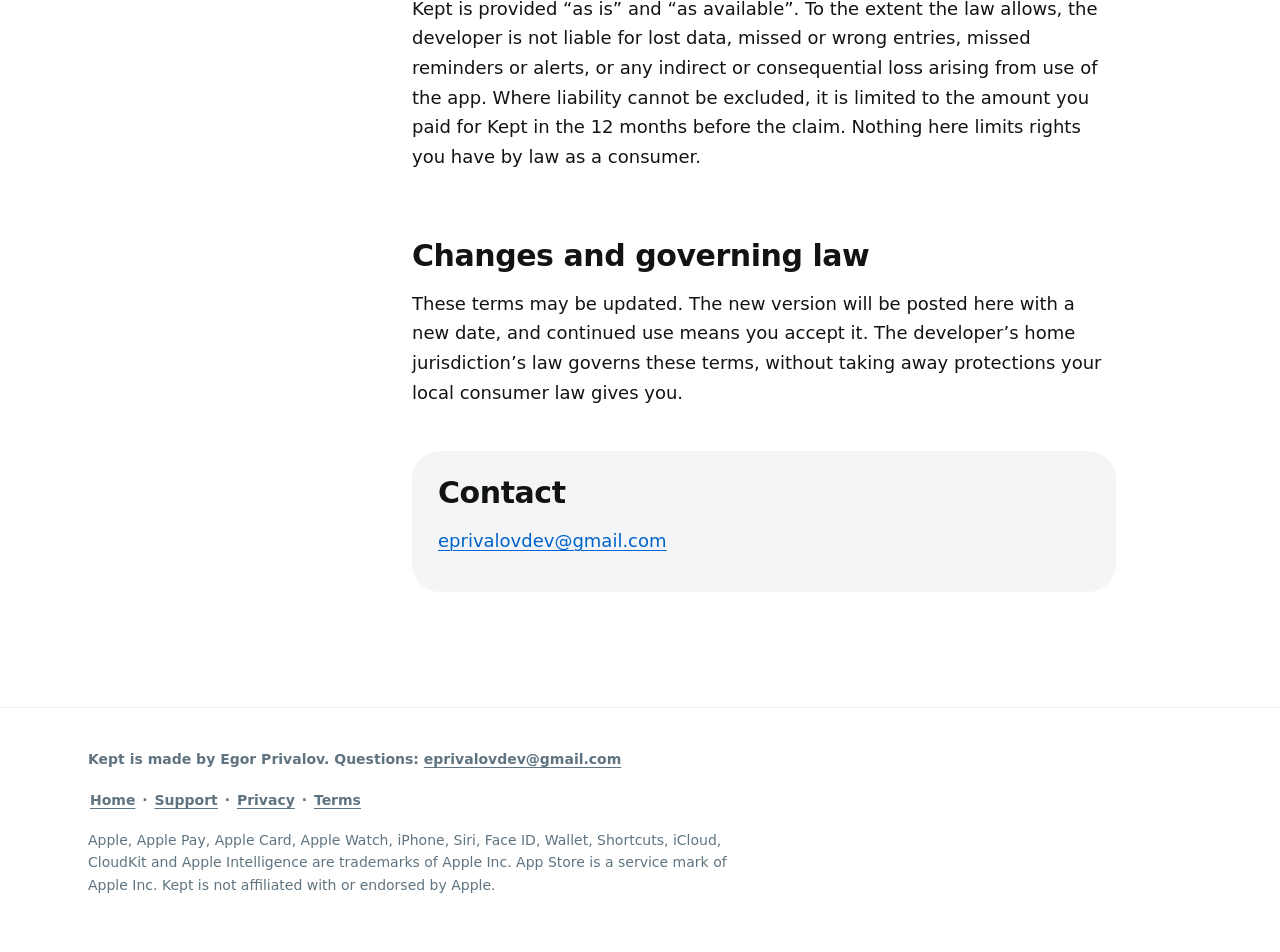
<file: terms.html>
<!doctype html>
<html lang="en">
<head>
<meta charset="utf-8">
<meta name="viewport" content="width=device-width, initial-scale=1">
<meta name="color-scheme" content="light dark">
<meta name="theme-color" content="#FFFFFF" media="(prefers-color-scheme: light)">
<meta name="theme-color" content="#080A0B" media="(prefers-color-scheme: dark)">
<title>Kept Terms of Use</title>
<meta name="description" content="The terms for using Kept and Kept Pro: subscriptions, free trial, renewal, cancellation, license and limits.">
<link rel="canonical" href="https://eprivalovdev.github.io/kept-app/terms.html">
<meta property="og:type" content="website">
<meta property="og:site_name" content="Kept">
<meta property="og:title" content="Kept Terms of Use">
<meta property="og:description" content="The terms for using Kept and Kept Pro: subscriptions, free trial, renewal, cancellation, license and limits.">
<meta property="og:url" content="https://eprivalovdev.github.io/kept-app/terms.html">
<meta property="og:image" content="https://eprivalovdev.github.io/kept-app/og.jpg">
<meta property="og:image:width" content="1200">
<meta property="og:image:height" content="630">
<meta property="og:image:alt" content="The Kept app icon and the words Pay. Tap. Kept. on a dark background with floating category chips.">
<meta name="twitter:card" content="summary_large_image">
<link rel="icon" href="img/icon/favicon-rounded-32.png" sizes="32x32" type="image/png">
<link rel="icon" href="img/icon/favicon-rounded-64.png" sizes="64x64" type="image/png">
<link rel="apple-touch-icon" href="img/icon/apple-touch-icon.png">
<link rel="stylesheet" href="style.css">
</head>
<body class="doc-page">
<a class="skip" href="#main">Skip to content</a>
<header class="site site-page">
  <div class="wrap site-row">
    <a class="brand" href="index.html"><picture><source srcset="img/icon/icon-dark-rounded-64.png" media="(prefers-color-scheme: dark)"><img src="img/icon/icon-rounded-64.png" alt="" width="32" height="32"></picture>Kept</a>
    <nav aria-label="Pages"><ul>
<li><a href="support.html">Support</a></li>
<li><a href="privacy.html">Privacy</a></li>
<li><a href="terms.html" aria-current="page">Terms</a></li>
</ul></nav>
  </div>
</header>
<main id="main">
<div class="doc-head">
  <div class="wrap">
    <div class="doc-dots" aria-hidden="true"><i style="--c:#00C8BF"></i><i style="--c:#805FF8"></i><i style="--c:#FD6F8E"></i></div>
    <p class="eyebrow">Legal</p>
    <h1>Terms of Use</h1>
<p class="doc-meta">Effective date: November 8, 2026</p>
  </div>
</div>
<div class="wrap doc-body">
<nav class="toc" aria-label="On this page"><p>On this page</p><ol>
<li><a href="#the-app">The app</a></li>
<li><a href="#kept-pro">Kept Pro</a></li>
<li><a href="#auto-renewal-and-free-trial">Auto-renewal and free trial</a></li>
<li><a href="#cancel-manage-restore-refunds">Cancel, manage, restore, refunds</a></li>
<li><a href="#lifetime-purchase">Lifetime purchase</a></li>
<li><a href="#your-data">Your data</a></li>
<li><a href="#license-and-acceptable-use">License and acceptable use</a></li>
<li><a href="#no-warranty-and-limit-of-liability">No warranty and limit of liability</a></li>
<li><a href="#changes-and-governing-law">Changes and governing law</a></li>
<li><a href="#contact">Contact</a></li>
</ol></nav>
<article class="doc">
<p>These terms cover your use of Kept. By using the app you agree to them. They work together with Apple&rsquo;s <a href="https://www.apple.com/legal/internet-services/itunes/dev/stdeula/">Standard End User License Agreement</a> (Licensed Application EULA), which applies to Kept. If the two disagree, Apple&rsquo;s EULA wins.</p>

<h2 id="the-app">The app</h2>
<p>Kept is a personal expense tracker. It is a record-keeping tool. It is not a bank, and it is not financial, tax, investment or legal advice. It does not move money and does not connect to your bank. Budgets, totals, reminders and alerts are for your information only. Kept is not affiliated with or endorsed by Apple.</p>
<p>Automatic logging depends on Apple&rsquo;s Shortcuts app and on payment notifications from Wallet. Those depend on your device, iOS version and bank, so Kept cannot promise that every payment will be logged. Reminders and alerts are local notifications, and iOS may delay or block them (for example under Focus or if you turn notifications off). Receipt scanning reads text automatically and can make mistakes. Please check your records against your bank statements.</p>

<h2 id="kept-pro">Kept Pro</h2>
<p>Kept is free to use with limits. Kept Pro adds features and raises limits, such as category budgets, CSV export, iCloud sync, splitting payments with friends, more receipt scans, longer Insights history, more custom categories, more widgets, and more colors and icons. It is available as:</p>
<div class="table-wrap"><table>
<thead><tr><th scope="col">Plan</th><th scope="col">Price (US)</th><th scope="col">Notes</th></tr></thead>
<tbody>
<tr><td>Monthly</td><td>$2.99 per month</td><td>Auto-renews every month</td></tr>
<tr><td>Yearly</td><td>$19.99 per year</td><td>7-day free trial for eligible new subscribers, then auto-renews every year</td></tr>
<tr><td>Lifetime</td><td>$59.99 once</td><td>One-time purchase, no renewal, Family Sharing on</td></tr>
</tbody>
</table></div>
<p>Prices may differ in other countries or change over time; the price shown in the App Store at purchase applies. Taxes may be added.</p>

<h2 id="auto-renewal-and-free-trial">Auto-renewal and free trial</h2>
<ul>
<li>Payment is charged to your Apple Account at confirmation of purchase. With the free trial, you are first charged when the trial ends.</li>
<li>Subscriptions renew automatically unless you cancel at least 24 hours before the end of the current period.</li>
<li>Your account is charged for renewal within 24 hours before the end of the current period, at the price of the plan you chose.</li>
<li>Any unused part of a free trial is forfeited when you buy a subscription.</li>
</ul>

<h2 id="cancel-manage-restore-refunds">Cancel, manage, restore, refunds</h2>
<p>Manage or cancel a subscription any time in Settings &gt; your name &gt; Subscriptions on your iPhone (or in the App Store app, under your account). Deleting Kept does not cancel a subscription. Cancelling stops future renewals, and you keep Pro until the end of the paid period. Use Restore Purchases in Kept&rsquo;s Settings or on the paywall to recover a purchase on a new device. Refunds are handled by Apple at <a href="https://reportaproblem.apple.com/">reportaproblem.apple.com</a>. The developer cannot issue them.</p>

<h2 id="lifetime-purchase">Lifetime purchase</h2>
<p>The lifetime purchase gives you Kept Pro for one payment and no renewal. It can be shared with your family through Apple&rsquo;s Family Sharing. Subscriptions are not shared. &ldquo;Lifetime&rdquo; means the life of the product, not your lifetime: if Kept is ever discontinued, Pro ends with it.</p>

<h2 id="your-data">Your data</h2>
<p>Your data is yours and stays on your device (and in your private iCloud if you turn sync on). See the <a href="privacy.html">Privacy Policy</a>. Keep your own backups and export a CSV now and then. The developer has no copy of your data and cannot recover it.</p>

<h2 id="license-and-acceptable-use">License and acceptable use</h2>
<p>You get a personal, non-transferable license to use Kept on your Apple devices under Apple&rsquo;s EULA. Do not reverse engineer, copy or resell the app, or use it to break the law, except where the law gives you those rights. The Kept name, icon and code belong to the developer.</p>

<h2 id="no-warranty-and-limit-of-liability">No warranty and limit of liability</h2>
<p>Kept is provided &ldquo;as is&rdquo; and &ldquo;as available&rdquo;. To the extent the law allows, the developer is not liable for lost data, missed or wrong entries, missed reminders or alerts, or any indirect or consequential loss arising from use of the app. Where liability cannot be excluded, it is limited to the amount you paid for Kept in the 12 months before the claim. Nothing here limits rights you have by law as a consumer.</p>

<h2 id="changes-and-governing-law">Changes and governing law</h2>
<p>These terms may be updated. The new version will be posted here with a new date, and continued use means you accept it. The developer&rsquo;s home jurisdiction&rsquo;s law governs these terms, without taking away protections your local consumer law gives you.</p>

<section class="doc-contact" aria-labelledby="contact">
<h2 id="contact">Contact</h2>
<p><a href="mailto:eprivalovdev@gmail.com">eprivalovdev@gmail.com</a></p>
</section>
</article>
</div>
</main>
<footer class="site-foot">
  <div class="wrap">
    <p>Kept is made by Egor Privalov. Questions: <a href="mailto:eprivalovdev@gmail.com">eprivalovdev@gmail.com</a></p>
    <p class="foot-links"><a href="index.html">Home</a> · <a href="support.html">Support</a> · <a href="privacy.html">Privacy</a> · <a href="terms.html">Terms</a></p>
    <p class="tm">Apple, Apple Pay, Apple Card, Apple Watch, iPhone, Siri, Face ID, Wallet, Shortcuts, iCloud, CloudKit and Apple Intelligence are trademarks of Apple Inc. App Store is a service mark of Apple Inc. Kept is not affiliated with or endorsed by Apple.</p>
  </div>
</footer>
</body>
</html>
</file>
<file: style.css>
/* Kept website: one stylesheet for the home page and the Support, Privacy and Terms pages.
   Tokens are Kept's own (Shared/DesignSystem/Colors.swift), springs are the app's (Motion.swift) sampled into linear().
   Only transform and opacity ever animate. Everything inside a .ui block is drawn in iPhone points and scaled as one.
   Web-only AA adjustments (not brand colours): links #0062CC, income text #007A49 (also the small income lines inside
   the drawings), secondary text on tinted cards, the count badge and the notification banners #566A75, idle segment labels
   #4E616C (light mode). The app hex stays for fills, bars, dots and big numbers. */

:root {
  --rounded: ui-rounded, "SF Pro Rounded", system-ui, -apple-system, sans-serif;
  --system: system-ui, -apple-system, sans-serif;

  --bg: #FFFFFF;
  --bg-soft: #F8FAFA;
  --panel: #F3F5F6;
  --surface: #FFFFFF;
  --surface-muted: rgb(123 144 154 / .12);
  --surface-raised: #FFFFFF;
  --separator: rgb(123 144 154 / .22);
  --hairline: #EEF0F2;
  --text: #111315;
  --text-2: #5F7480;
  --text-2p: #566A75; /* secondary text on the tinted #F3F5F6 cards: 5.2:1 (the app's #5F7480 is 4.47 there) */
  --seg-off: #4E616C; /* idle segment label on the muted track: 5.3:1 */
  --quiet: #7B909A;
  --income: #007A49;
  --income-ui: #008F55;
  --warning: #946500;
  --accent: #007AFF;
  --accent-text: #0062CC;
  --btn-bg: #111315;
  --btn-fg: #FFFFFF;
  --btn-off-bg: #EEF0F2;
  --btn-off-fg: rgb(123 144 154 / .8);
  --btn-off-label: #566A75; /* web-only: the drawn disabled "Done" label on --btn-off-bg, 4.9:1 (the app's 80 % grey is 2.3:1) */
  --soft-pill: rgb(123 144 154 / .12);
  --banner: #F4F5F7; /* opaque: rows under a notification or a menu never show through */
  --ink: #080C0F;
  --ahead-a: #FFB340;
  --ahead-b: #FF8A00;
  --ok-a: #B3D7FF;
  --ok-b: #007AFF;
  --card-shadow: 0 4px 14px rgb(123 144 154 / .10);
  --float-shadow: 0 10px 24px rgb(0 0 0 / .18);
  --ui-shadow: 0 1px 2px rgb(17 19 21 / .04), 0 12px 32px rgb(17 19 21 / .08);

  --gutter: clamp(20px, 5vw, 48px);
  --tray: 38px;
  --hl-ink: #E5F2FF; /* the hero headline: the app's dark-mode text on ink */

  /* Motion.Spring.onScreen (576 / 40): most UI moves. ~1 % overshoot */
  --ease-on: linear(0.000, 0.056, 0.181, 0.332, 0.480, 0.613, 0.724, 0.812, 0.878, 0.926, 0.959, 0.982, 0.995, 1.003, 1.007, 1.009, 1.009, 1.008, 1.006, 1.005, 1.004, 1.003, 1.002, 1.001, 1.000);
  --dur-on: 370ms;
  /* Motion.Spring.navigation (1000 / 100, mass 2): trays and big containers, no overshoot */
  --ease-nav: linear(0.000, 0.088, 0.253, 0.417, 0.557, 0.669, 0.754, 0.819, 0.866, 0.902, 0.928, 0.947, 0.961, 0.972, 0.979, 0.985, 0.989, 0.992, 0.994, 0.996, 0.997, 0.998, 0.998, 0.999, 1.000);
  --dur-nav: 540ms;
}
@supports not (transition-timing-function: linear(0, 1)) {
  /* the same springs as cubic-béziers fitted to the curves */
  :root { --ease-on: cubic-bezier(0.320, 0.639, 0.069, 1.119); --ease-nav: cubic-bezier(0.247, 0.614, 0.066, 1.049); }
}

@media (prefers-color-scheme: dark) {
  :root {
    --bg: #080A0B;
    --bg-soft: #080A0B;
    --panel: #0F1417;
    --surface: #1B2023;
    --surface-raised: #2E363B;
    --surface-muted: rgb(123 144 154 / .14);
    --hairline: rgb(255 255 255 / .10);
    --text: #E5F2FF;
    --text-2: #8FA3AD;
    --text-2p: #8FA3AD;
    --seg-off: #9DB0B9;
    --quiet: #8FA3AD;
    --income: #00C978;
    --income-ui: #00C978;
    --warning: #FFB800;
    --accent-text: #3D9BFF;
    --btn-bg: #FFFFFF;
    --btn-fg: #111315;
    --btn-off-bg: #2E363B;
    --btn-off-fg: rgb(229 242 255 / .4);
    --btn-off-label: #8FA3AD; /* 4.7:1 on #2E363B */
    --soft-pill: rgb(123 144 154 / .20);
    --banner: #282C30;
    --ahead-a: #FFC44D;
    --ahead-b: #FF9F1A;
    --ok-a: #1B4F8A;
    --card-shadow: none;
    --ui-shadow: 0 0 0 1px rgb(255 255 255 / .04), 0 16px 40px rgb(0 0 0 / .5);
  }
}

/* ---------- base ---------- */
*, *::before, *::after { box-sizing: border-box; }
[hidden] { display: none !important; }
html { -webkit-text-size-adjust: 100%; scroll-behavior: smooth; }
@media (prefers-reduced-motion: reduce) { html { scroll-behavior: auto; } }
body {
  margin: 0;
  background: var(--bg);
  color: var(--text);
  font: 500 17px/1.5 var(--rounded);
  -webkit-font-smoothing: antialiased;
  text-rendering: optimizeLegibility;
}
img, svg { display: block; }
a { color: var(--accent-text); text-underline-offset: .18em; text-decoration-thickness: .08em; }
h1, h2, h3, p, ul, ol { margin: 0; }
button { font: inherit; }
.wrap { width: 100%; max-width: 1200px; margin: 0 auto; padding-inline: var(--gutter); }
.num { font-variant-numeric: tabular-nums; }
.vh { position: absolute !important; width: 1px; height: 1px; overflow: hidden; clip: rect(0 0 0 0); clip-path: inset(50%); white-space: nowrap; }
:focus-visible { outline: 3px solid var(--accent); outline-offset: 3px; border-radius: 10px; }
.hero :focus-visible, .site-over :focus-visible { outline-color: #FFFFFF; }

/* notification icon: the app icon, its dark variant in dark mode */
.ni { background: url("img/icon/icon-128.jpg") center / cover; background-image: image-set(url("img/icon/icon-128.avif") type("image/avif"), url("img/icon/icon-128.jpg") type("image/jpeg")); }
@media (prefers-color-scheme: dark) {
  .ni { background-image: url("img/icon/icon-dark-128.jpg"); background-image: image-set(url("img/icon/icon-dark-128.avif") type("image/avif"), url("img/icon/icon-dark-128.jpg") type("image/jpeg")); }
}

.skip { position: absolute; left: 16px; top: -100px; z-index: 100; background: var(--surface); color: var(--text); padding: 10px 16px; border-radius: 999px; font-weight: 700; text-decoration: none; box-shadow: var(--float-shadow); }
.skip:focus { top: 12px; }

/* ---------- buttons ---------- */
.capsule {
  display: inline-flex; align-items: center; justify-content: center;
  min-height: 54px; padding: 0 28px; border-radius: 999px;
  font: 700 17px/1.2 var(--rounded); text-decoration: none; letter-spacing: -.005em;
  transition: transform var(--dur-on) var(--ease-on);
}
.capsule:hover { transform: scale(1.025); }
.capsule:active { transform: scale(.97); transition-duration: 120ms; }
.capsule-light { background: #fff; color: #111315; }
.capsule-ink { background: var(--btn-bg); color: var(--btn-fg); }

.pp {
  position: relative; width: 44px; height: 44px; flex: none;
  display: grid; place-items: center;
  border: 0; padding: 0; background: none; cursor: pointer; color: inherit;
  -webkit-tap-highlight-color: transparent;
}
.pp::before { content: ""; position: absolute; inset: 4px; border-radius: 50%; background: var(--surface-muted); transition: transform var(--dur-on) var(--ease-on); }
.pp:active::before { transform: scale(.9); }
.pp svg { position: relative; width: 18px; height: 18px; fill: currentColor; }
.pp > svg { grid-area: 1 / 1; transition: opacity 180ms ease, transform var(--dur-on) var(--ease-on); }
.pp .i-play, .pp .i-replay { opacity: 0; transform: scale(.6) rotate(-40deg); }
.pp[data-paused="true"] .i-pause, .pp[data-state="paused"] .i-pause, .pp[data-state="done"] .i-pause { opacity: 0; transform: scale(.6) rotate(40deg); }
.pp[data-paused="true"] .i-play, .pp[data-state="paused"] .i-play, .pp[data-state="done"] .i-replay { opacity: 1; transform: none; }
.pp:focus-visible { outline-offset: 0; border-radius: 50%; }
.pp-dark { color: #fff; }
.pp-dark::before { background: rgb(255 255 255 / .14); }
.pp-panel { position: absolute; right: 12px; bottom: 12px; color: var(--text); z-index: 3; }
.pp-panel::before { background: var(--surface); box-shadow: 0 0 0 1px var(--hairline), var(--card-shadow); }

/* ---------- site header ---------- */
.site-row { display: flex; align-items: center; justify-content: space-between; gap: 12px; min-height: 76px; }
.brand { display: inline-flex; align-items: center; gap: 10px; min-height: 44px; text-decoration: none; font-weight: 800; font-size: 20px; letter-spacing: -.01em; color: inherit; }
.brand img { width: 32px; height: 32px; }
header.site ul { list-style: none; padding: 0; display: flex; gap: 2px; }
header.site nav a { display: inline-flex; align-items: center; min-height: 44px; padding: 0 12px; text-decoration: none; font-weight: 700; font-size: 15px; border-radius: 22px; }
/* on the dark hero */
.site-over { position: absolute; inset: 0 0 auto; z-index: 5; color: #fff; }
.site-over nav a { color: rgb(255 255 255 / .74); }
.site-over nav a:hover { color: #fff; }
/* on Support, Privacy and Terms */
.site-page { color: var(--text); }
.site-page nav a { color: var(--text-2); transition: color 200ms ease, background-color 200ms ease; }
.site-page nav a:hover { color: var(--text); }
.site-page nav a[aria-current="page"] { color: var(--text); background: var(--soft-pill); }

/* ---------- floating section bar (echo of the app's floating tab bar) ---------- */
.fbar { display: none; }
@media (min-width: 900px) {
  .fbar {
    position: fixed; top: 14px; left: 50%; z-index: 50;
    display: flex; align-items: center; gap: 6px; height: 56px; padding: 0 8px 0 14px;
    border-radius: 28px; background: var(--surface);
    box-shadow: 0 0 0 1px var(--hairline), var(--float-shadow);
    transform: translate(-50%, -84px); opacity: 0; visibility: hidden;
    transition: transform var(--dur-nav) var(--ease-nav), opacity 240ms ease, visibility 0s linear var(--dur-nav);
  }
  .fbar.show, .fbar:focus-within { transform: translate(-50%, 0); opacity: 1; visibility: visible; transition-delay: 0s; } /* never fades out while it holds the keyboard focus */
}
.fbar-brand { display: inline-flex; align-items: center; gap: 8px; padding: 0 10px 0 0; font-weight: 800; font-size: 17px; color: var(--text); text-decoration: none; }
.fbar-brand img { width: 28px; height: 28px; }
.fbar-links { position: relative; display: flex; }
.fbar-links a { position: relative; z-index: 1; display: inline-flex; align-items: center; height: 40px; padding: 0 15px; border-radius: 20px; color: var(--text-2); font-weight: 700; font-size: 15px; text-decoration: none; transition: color 200ms ease; }
.fbar-links a:hover, .fbar-links a[aria-current] { color: var(--text); }
.fbar-pill { position: absolute; left: 0; top: 0; width: 0; height: 40px; opacity: 0; transition: opacity 200ms ease; }
.fbar-pill.on { opacity: 1; }
.fbar-pill i { position: absolute; top: 0; left: 0; height: 40px; background: #F0F2F3; transition: transform var(--dur-on) var(--ease-on); } /* opaque twin of the soft pill, so the three pieces never double up where they meet */
@media (prefers-color-scheme: dark) { .fbar-pill i { background: #2E363B; } }
.fbar-pill i:nth-child(1) { width: 20px; border-radius: 20px 0 0 20px; }
.fbar-pill i:nth-child(2) { width: 1px; transform-origin: 0 0; }
.fbar-pill i:nth-child(3) { width: 20px; border-radius: 0 20px 20px 0; }
.fbar-cta { display: inline-flex; align-items: center; height: 40px; padding: 0 18px; margin-left: 4px; border-radius: 20px; background: var(--btn-bg); color: var(--btn-fg); font-weight: 700; font-size: 15px; text-decoration: none; transition: transform var(--dur-on) var(--ease-on); }
.fbar-cta:hover { transform: scale(1.04); }

/* ---------- hero ---------- */
/* Three layouts, one markup (the headline and its type are variant B's):
   phones   (< 700):   eyebrow, the headline in three rows ("Your" / [disc] word, / "kept."), promise, capsule, then the phone;
   tablets  (700-959): the headline in two rows across the top, promise and capsule on the left, the phone on the right,
                       pulled up beside "kept.";
   desktop  (960 +):   B's composition: the headline in two rows across the content width ("Your [disc] word," / "kept."),
                       the copy under "kept.", the phone to the right and lower, pulled up beside "kept." (it may run past
                       the fold, as in B).
   --hls is the headline size: the longest row ([disc] "groceries,", the widest word) is 5.4 em in SF Pro Rounded Heavy,
   the two-row line ("Your [disc] groceries,") 7.6 em; the divisors keep that and some slack for other system fonts. */
.hero {
  --hls: min(calc((100vw - 2 * var(--gutter)) / 6.6), 116px); /* B's phone size */
  --pw: min(80vw, 330px); /* the phone's width */
  position: relative; isolation: isolate; overflow: hidden; background: var(--ink); color: #fff;
  padding: calc(76px + clamp(28px, 6vw, 88px)) 0 40px; /* B's: the eyebrow at 104 px on phones, 162 px at 1440 */
  -webkit-tap-highlight-color: transparent;
}
/* its own layer, so the drifting chips (their own layers) can never draw over it, paused or not */
.hero-grid { position: relative; z-index: 2; display: grid; grid-template-columns: minmax(0, 1fr); grid-template-areas: "head" "copy" "stage"; will-change: transform; }
.hero-head { grid-area: head; min-width: 0; }
.hero-copy { grid-area: copy; min-width: 0; margin-top: clamp(22px, 3vw, 30px); }
.hero-stage { grid-area: stage; display: flex; justify-content: center; margin-top: 40px; }
.eyebrow { font-weight: 800; font-size: 14px; letter-spacing: .02em; color: var(--text-2); margin-bottom: 14px; }
.eyebrow-dark { color: rgb(255 255 255 / .62); }
.promise { max-width: 21em; font-weight: 600; font-size: clamp(19px, 1.9vw, 23px); line-height: 1.38; color: rgb(255 255 255 / .62); }
.cta-row { margin-top: 28px; display: flex; flex-wrap: wrap; gap: 12px; }
.hero-meta { margin-top: 14px; font-size: 14px; font-weight: 600; color: rgb(255 255 255 / .62); }

/* the headline: one word morphs letter by letter while its disc turns (the app's MorphingLabel), on a loop with a long hold on "spending" */
.hl-wrap { position: relative; }
.hl { font-weight: 800; font-size: var(--hls); line-height: .98; letter-spacing: -.04em; color: var(--hl-ink); }
.hl-vis { display: block; }
.hl-row { display: block; white-space: nowrap; }
.hl-your { display: block; }
.hl-wordline { display: inline-flex; align-items: center; white-space: nowrap; }
.hl-disc { position: relative; display: inline-block; flex: none; width: .84em; height: .84em; margin-right: .16em; margin-top: .04em; }
.hl-disc .d { position: absolute; inset: 0; display: block; opacity: 0; }
.hl-disc .d.on { opacity: 1; }
.hl-disc img { width: 100%; height: 100%; }
.hl-disc .d-icon img { transform: scale(.94); }
.hl-word { position: relative; display: inline-block; white-space: pre; }
.hl-word .ch { display: inline-block; white-space: pre; }
.hl-word .ghost { position: absolute; pointer-events: none; }
/* the pause / play disc sits right after "kept.", next to the only text that moves on its own (JS refines the x) */
.hl-toggle { position: absolute; left: calc(var(--hls) * 2.5); bottom: calc(var(--hls) * .44 - 22px); }

.glow { position: absolute; z-index: -2; pointer-events: none; left: 50%; top: 72%; width: 1300px; height: 1300px; margin: -650px 0 0 -650px;
  background: radial-gradient(closest-side, rgb(43 210 154 / .16), rgb(43 210 154 / .05) 45%, transparent 70%); }

.phone-fig { margin: 0; display: flex; flex-direction: column; align-items: center; gap: 18px; }
.phone {
  position: relative; width: var(--pw); padding: 10px; border-radius: calc(var(--pw) * .16);
  background: #0E1113;
  box-shadow: inset 0 0 0 1.5px rgb(255 255 255 / .14), inset 0 0 0 4px #050607, 0 40px 80px -20px rgb(0 0 0 / .7), 0 0 0 1px rgb(255 255 255 / .04);
}
.phone-fig { position: relative; }
.picks { position: absolute; top: 10px; left: 50%; width: calc(var(--pw) - 20px); margin-left: calc(var(--pw) / -2 + 10px); aspect-ratio: 390 / 846; pointer-events: none; }
.pick {
  position: absolute; pointer-events: auto; left: calc((26 + var(--col) * 84.5) / 390 * 100%); top: calc((570 + var(--row) * 96) / 846 * 100%);
  width: calc(84.5 / 390 * 100%); height: calc(92 / 846 * 100%); padding: 0; border: 0; border-radius: 18%; background: none;
  font-size: 0; color: transparent; cursor: pointer; -webkit-tap-highlight-color: transparent;
}
.picks[inert] .pick { pointer-events: none; cursor: default; }
.pick:hover { background: rgb(0 122 255 / .08); }
.hero .pick:focus-visible { outline: 3px solid var(--accent); outline-offset: -3px; }
.confetti { left: 40px; top: 374px; width: 0; height: 0; }
.confetti i { left: -4px; top: -9px; width: 8px; height: 18px; border-radius: 4px; opacity: 0; }
/* the app's toast: an always-dark capsule */
.loop-bar { display: flex; align-items: center; gap: 4px; min-height: 52px; max-width: 100%; padding: 4px 20px 4px 4px; border-radius: 999px; background: #0E1113; box-shadow: inset 0 0 0 1px rgb(255 255 255 / .08), 0 10px 30px rgb(0 0 0 / .35); }
.loop-bar:has(.step-btn:not([hidden])) { padding-right: 4px; }
.caption { position: relative; display: block; width: 236px; height: 24px; font-weight: 700; font-size: 17px; line-height: 24px; color: #fff; white-space: nowrap; }

@media (min-width: 700px) and (max-width: 959.98px) {
  .hero { --hls: calc((100vw - 2 * var(--gutter)) / 8.2); --pw: clamp(250px, 36vw, 300px); }
  .hero-grid { grid-template-columns: minmax(0, 1fr) var(--pw); grid-template-areas: "head head" "copy stage"; column-gap: 32px; align-items: start; }
  .hl-your { display: inline; }
  .hero-copy { margin-top: 30px; }
  /* the phone comes up beside "kept.", clear of the descenders of the row above */
  .hero-stage { margin-top: calc(var(--hls) * -.72); }
  .glow { left: 76%; top: 64%; }
}
@media (min-width: 960px) {
  .hero {
    /* B's size: B's content width (1200 px between the gutters) / 9.1, at most 132 px, so 131.9 px at 1440 as in B.
       "Your [disc] groceries," (7.6 em, 1003 px) still fits A's 1104 px column. */
    --hls: min(calc((min(100vw, 1200px + 2 * var(--gutter)) - 2 * var(--gutter)) / 9.1), 132px);
    --pw: clamp(270px, 23vw, 320px);
    --hgap: clamp(40px, 4vw, 56px);
    padding-bottom: 64px;
  }
  .hero-grid { grid-template-columns: minmax(0, 1fr) var(--pw); grid-template-rows: auto auto 1fr; grid-template-areas: "head head" "copy stage" ". stage"; column-gap: var(--hgap); }
  .hl-your { display: inline; }
  .hero-copy { margin-top: clamp(32px, 3vw, 48px); }
  /* the phone comes up beside "kept.", its top about .18 em under the top of that row and clear of the descenders of
     row 1: B's -.8 em, measured on B at rest (its top 360 px at 1440, "kept." row at 336 px) */
  .hero-stage { margin-top: calc(var(--hls) * -.8); align-self: start; justify-content: flex-end; }
  .glow { left: 80%; top: 64%; }
}

/* ---------- chip field (Kept's onboarding backdrop) ----------
   Each chip: .chip (rises and sways, one animation) > .nudge (makes room for the pointer) > img (ripple). Sprites have the
   blur baked in (no CSS filter). The field never takes a pointer event; the hero listens and the field only draws.
   Static masks keep chips out of the header band and away from the text (JS sets the geometry once per layout). */
.field { position: absolute; left: 0; right: 0; top: var(--ft, 0px); bottom: var(--fb, 0px); z-index: -1; overflow: hidden; pointer-events: none; }
.field-hero:not([data-ready]) { visibility: hidden; }
.field-hero { --ft: 80px; } /* the header band + 4 px, what JS sets there */
.field-hero {
  -webkit-mask-image: linear-gradient(180deg, transparent 0, rgb(0 0 0 / var(--fa, 1)) var(--f1, 56px), rgb(0 0 0 / var(--fa, 1)) var(--f2, 56px), #000 var(--f3, 56px));
  mask-image: linear-gradient(180deg, transparent 0, rgb(0 0 0 / var(--fa, 1)) var(--f1, 56px), rgb(0 0 0 / var(--fa, 1)) var(--f2, 56px), #000 var(--f3, 56px));
}
/* the cut-outs: desktop nests two (row 1 of the headline, and the text column under it), each a union of a side band and
   a vertical band, and nesting multiplies them; phones and tablets use one SVG with a feathered hole around each line */
.field-x, .field-y { position: absolute; inset: 0; -webkit-mask-repeat: no-repeat; mask-repeat: no-repeat; -webkit-mask-size: 100% 100%; mask-size: 100% 100%; }
.field-x { -webkit-mask-image: var(--fx, none); mask-image: var(--fx, none); }
.field-y { -webkit-mask-image: var(--fy, none); mask-image: var(--fy, none); }
.field-depth { position: absolute; inset: 0; will-change: transform; transition: transform 1100ms var(--ease-nav); }
.chip { position: absolute; top: 0; left: 0; will-change: var(--wc, auto); }
.chip .nudge, .chip img { display: block; }
.chip .nudge { transition: translate 700ms var(--ease-on), scale 700ms var(--ease-on); }
.chip img { width: 100%; height: 100%; max-width: none; }
/* Scroll: the depth layers drift up at different speeds as the hero leaves (an enhancement where supported). */
@supports (animation-timeline: scroll()) {
  @media (prefers-reduced-motion: no-preference) {
    .field-hero .field-depth { animation: kept-depth-scroll linear both; animation-timeline: scroll(root); animation-range: 0 100vh; }
    .field-hero .field-depth[data-depth="far"] { --lift: -30px; }
    .field-hero .field-depth[data-depth="mid"] { --lift: -110px; }
    .field-hero .field-depth[data-depth="near"] { --lift: -240px; }
  }
}
@keyframes kept-depth-scroll { to { translate: 0 var(--lift, 0); } }

/* ---------- scaled UI frames ---------- */
.frame { position: relative; width: 100%; overflow: hidden; }
.frame > .ui { position: absolute; left: 0; top: 0; transform-origin: 0 0; transform: scale(var(--s, .8)); }
.frame-phone { aspect-ratio: 390 / 846; border-radius: calc(var(--pw) * .135); clip-path: inset(0 round calc(var(--pw) * .135)); background: var(--bg); }
.frame-phone > .ui { width: 390px; height: 846px; }
.frame-stage { --s: .9; max-width: 380px; margin: 0 auto; overflow: visible; }
[data-stage="batch"] { aspect-ratio: 360 / 470; } [data-stage="batch"] > .ui { width: 360px; height: 470px; }
[data-stage="budget"] { aspect-ratio: 360 / 486; } [data-stage="budget"] > .ui { width: 360px; height: 486px; }
[data-stage="bills"] { aspect-ratio: 360 / 430; } [data-stage="bills"] > .ui { width: 360px; height: 430px; }
[data-stage="insights"] { aspect-ratio: 360 / 440; } [data-stage="insights"] > .ui { width: 360px; height: 440px; }
[data-stage="privacy"] { aspect-ratio: 360 / 370; } [data-stage="privacy"] > .ui { width: 360px; height: 370px; }

/* ---------- the drawn app UI (points) ---------- */
.ui { font-family: var(--rounded); color: var(--text); font-size: 16px; line-height: 1.2; -webkit-user-select: none; user-select: none; }
.ui * { position: absolute; }
.ui svg * { position: static; }
.roll { overflow: hidden; }
.ui img { width: 100%; height: 100%; }
.ui-phone { background: var(--bg); overflow: hidden; }

.tile { display: grid; place-items: center; background: var(--c); }
.tile > img, .tile > svg { position: static; width: 58%; height: 58%; }
.t24 { width: 24px; height: 24px; border-radius: 7px; } .t28 { width: 28px; height: 28px; border-radius: 8px; }
.t32 { width: 32px; height: 32px; border-radius: 9px; } .t40 { width: 40px; height: 40px; border-radius: 12px; }
.t52 { width: 52px; height: 52px; border-radius: 15px; } .t56 { width: 56px; height: 56px; border-radius: 16px; }

.disc { width: 36px; height: 36px; border-radius: 50%; background: var(--surface-muted); display: grid; place-items: center; color: var(--text); }
.disc svg { position: static; width: 20px; height: 20px; }

.sb { left: 0; top: 0; width: 390px; height: 54px; font-family: var(--system); }
.sb-time { left: 34px; top: 17px; width: 76px; text-align: center; font-weight: 600; font-size: 17px; letter-spacing: -.01em; }
.island { left: 133px; top: 11px; width: 124px; height: 36px; border-radius: 18px; background: #000; }
.sb-icons { right: 26px; top: 20px; display: flex; gap: 6px; align-items: center; }
.sb-icons svg { position: static; fill: currentColor; color: var(--text); }
.content { left: 0; top: 0; width: 390px; height: 846px; }
.ph-discs { left: 20px; top: 62px; width: 350px; height: 36px; }
.ph-discs .disc:nth-child(2) { left: 44px; } .ph-discs .disc-end { right: 0; }
.ph-period { left: 0; top: 114px; width: 390px; height: 32px; display: flex; align-items: center; justify-content: center; gap: 8px; }
.ph-period > * { position: relative; }
.chev { width: 12px; height: 20px; color: var(--text-2); }
.ph-period .chev { position: absolute; left: 20px; top: 6px; }
.ph-period .chev-r { left: auto; right: 20px; opacity: .35; }
.ph-spent { font-weight: 600; font-size: 16px; color: var(--text-2); }
.pill-out { display: inline-flex; align-items: center; gap: 5px; height: 30px; padding: 0 12px; border-radius: 15px; border: 1.5px solid var(--separator); font-weight: 700; font-size: 16px; }
.pill-out svg { position: static; width: 11px; height: 8px; }
.ph-total { left: 0; top: 150px; width: 390px; height: 64px; text-align: center; font-weight: 800; font-size: 54px; line-height: 64px; letter-spacing: -.02em; }
.ph-quiet { left: 0; top: 220px; width: 390px; text-align: center; font-weight: 600; font-size: 14px; color: var(--income); }
.ph-budget { left: 20px; top: 250px; width: 350px; height: 20px; }
.ph-left { left: 0; top: 0; font-weight: 700; font-size: 15px; white-space: nowrap; }
.ph-left .num { position: relative; display: inline-block; width: 62px; height: 20px; vertical-align: top; }
.ph-days { right: 0; top: 1px; font-weight: 600; font-size: 14px; color: var(--text-2); }
.bar { overflow: hidden; border-radius: 4px; background: var(--separator); }
.bar-fill { left: 0; top: 0; width: 100%; height: 100%; border-radius: inherit; background: linear-gradient(90deg, var(--ahead-a), var(--ahead-b)); transform: translateX(calc((var(--p, .6) - 1) * 100%)); }
.fill-ok { background: linear-gradient(90deg, var(--ok-a), var(--ok-b)); }
.ph-bar { left: 20px; top: 277px; width: 350px; height: 7px; }
.bar-in { left: 0; top: 0; width: 350px; height: 7px; }
.ph-bar .bar-fill { --p: .634; }
.bar-tick { top: -3px; width: 3px; height: 13px; margin-left: -1.5px; border-radius: 2px; background: var(--text); }

.list { left: 0; top: 302px; width: 390px; height: 544px; }
.lh { left: 20px; width: 350px; height: 40px; }
.lh-t { left: 0; top: 7px; font-weight: 800; font-size: 21px; }
.lh .badge { left: 76px; top: 9px; width: 26px; height: 22px; border-radius: 11px; background: var(--surface-muted); font-weight: 800; font-size: 13px; line-height: 22px; text-align: center; color: var(--text-2p); }
.lh:not(:first-child) .badge { left: 112px; }
.lh-sum { right: 0; top: 10px; width: 90px; height: 20px; text-align: right; font-weight: 600; font-size: 15px; color: var(--text-2); }
.row { left: 0; width: 390px; height: 64px; }
.row .tile { left: 20px; top: 12px; }
.r-t { left: 74px; top: 11px; font-weight: 600; font-size: 17px; white-space: nowrap; }
.r-s { left: 74px; top: 35px; font-weight: 600; font-size: 13.5px; color: var(--text-2); white-space: nowrap; }
.r-a { right: 20px; top: 21px; font-weight: 700; font-size: 17px; white-space: nowrap; }
.row-new { opacity: 0; }

.fade-bottom { left: 0; bottom: 0; width: 390px; height: 150px; background: linear-gradient(0deg, var(--bg) 42%, rgb(from var(--bg) r g b / 0)); }
@supports not (color: rgb(from red r g b)) { .fade-bottom { background: linear-gradient(0deg, var(--bg) 42%, transparent); } }
.tabbar { left: 20px; bottom: 30px; width: 350px; height: 64px; border-radius: 28px; background: var(--surface); box-shadow: 0 0 0 1px var(--hairline), var(--float-shadow); display: grid; grid-template-columns: repeat(4, 1fr); }
.tab { position: relative; display: grid; place-items: center; }
.tab svg { position: static; width: 26px; height: 26px; fill: var(--quiet); }
.tab .tg-on { fill: var(--text); } .tab .tg-on .acc { fill: var(--accent); }
.tab-pill { left: 14.75px; top: 15px; width: 58px; height: 34px; border-radius: 17px; background: var(--soft-pill); }
.add-disc { position: static; width: 40px; height: 40px; border-radius: 50%; background: var(--btn-bg); display: grid; place-items: center; }
.add-disc svg { fill: var(--btn-fg); }

.scrim { left: 0; top: 0; width: 100%; height: 100%; background: #000; opacity: 0; }
.banner { left: 10px; top: 52px; width: 370px; height: 76px; border-radius: 24px; background: var(--banner); box-shadow: 0 10px 30px rgb(0 0 0 / .16), 0 0 0 .5px rgb(0 0 0 / .06); font-family: var(--system); opacity: 0; }
.b-icon { left: 14px; top: 19px; width: 38px !important; height: 38px !important; border-radius: 9px; }
.b-title { left: 62px; top: 17px; font-weight: 600; font-size: 15px; letter-spacing: -.01em; white-space: nowrap; }
.b-time { right: 16px; top: 18px; font-weight: 500; font-size: 13px; color: var(--text-2p); }
.b-body { left: 62px; top: 38px; font-weight: 500; font-size: 15px; color: var(--text-2p); }

.tray { left: 10px; bottom: 10px; width: 370px; height: 450px; border-radius: 38px; background: var(--surface); box-shadow: 0 -2px 30px rgb(0 0 0 / .12); transform: translateY(480px); }
.grabber { left: 167px; top: 7px; width: 36px; height: 5px; border-radius: 3px; background: var(--separator); }
.tr-head { left: 20px; top: 20px; width: 336px; height: 36px; }
.tr-title { left: 0; top: 6px; font-weight: 800; font-size: 20px; }
.disc-x { right: 0; top: 0; }
.tr-amt { left: 0; top: 64px; width: 370px; text-align: center; font-weight: 800; font-size: 42px; line-height: 50px; letter-spacing: -.02em; opacity: 0; }
.tr-amt[data-tamt="0"], .tr-m[data-tm="0"] { opacity: 1; }
.tr-m { left: 0; top: 118px; width: 370px; text-align: center; opacity: 0; }
.tr-m b, .tr-m span { position: static; display: block; }
.tr-m b { font-weight: 700; font-size: 18px; }
.tr-m span { margin-top: 5px; font-weight: 600; font-size: 14px; color: var(--text-2); }
.grid8 { left: 16px; top: 184px; width: 338px; display: grid; grid-template-columns: repeat(4, 1fr); row-gap: 4px; }
.grid8 .cell { position: relative; height: 92px; }
.grid8 .tile { left: 50%; top: 4px; margin-left: -28px; }
.grid8 i { left: 0; right: 0; top: 68px; font-style: normal; text-align: center; font-weight: 600; font-size: 12px; color: var(--text-2); white-space: nowrap; }
.grid8 i.two { white-space: normal; line-height: 1.12; padding: 0 2px; } /* "Bills & Utilities": two lines, as the app's tile wraps it */
.grid8 .ring { left: 50%; top: -1px; width: 66px; height: 66px; margin-left: -33px; border-radius: 20px; border: 3px solid var(--accent); opacity: 0; }
.grid8 .spark { left: 50%; top: -3px; margin-left: 16px; width: 20px; height: 20px; border-radius: 50%; background: var(--accent) url("data:image/svg+xml,%3Csvg xmlns='http://www.w3.org/2000/svg' viewBox='0 0 20 20'%3E%3Cpath fill='%23fff' d='M10 3.5c.5 3.4 1.6 4.6 5 5.1v.8c-3.4.5-4.5 1.7-5 5.1h-.8c-.5-3.4-1.6-4.6-5-5.1v-.8c3.4-.5 4.5-1.7 5-5.1z'/%3E%3C/svg%3E") center / 16px no-repeat; box-shadow: 0 0 0 2px var(--surface); opacity: 0; }

.morphcap { left: 16px; bottom: 16px; width: 338px; height: 54px; }
.mc-base, .mc-on { left: 0; top: 0; width: 338px; height: 54px; }
.mc-on { opacity: 0; }
.mc-l, .mc-m, .mc-r { top: 0; height: 54px; }
.mc-l { left: 0; width: 28px; border-radius: 27px 0 0 27px; }
.mc-m { left: 27px; width: 284px; }
.mc-r { right: 0; width: 28px; border-radius: 0 27px 27px 0; }
.mc-base > span:not(.mc-label) { background: var(--btn-off-bg); }
.mc-on > span:not(.mc-label) { background: var(--btn-bg); }
.mc-label { left: 0; top: 0; width: 338px; height: 54px; line-height: 54px; text-align: center; font-weight: 700; font-size: 17px; }
.mc-base .mc-label { color: var(--btn-off-label); }
.mc-on .mc-label { color: var(--btn-fg); }
.mc-check { left: 156px; top: 14px; width: 26px; height: 26px; color: var(--btn-fg); opacity: 0; }

.finger { left: 0; top: 0; width: 46px; height: 46px; margin: -23px 0 0 -23px; border-radius: 50%; background: rgb(17 19 21 / .26); box-shadow: inset 0 0 0 2.5px rgb(255 255 255 / .95), 0 0 0 1px rgb(17 19 21 / .12), 0 6px 16px rgb(0 0 0 / .25); opacity: 0; z-index: 9; }
@media (prefers-color-scheme: dark) { .finger { background: rgb(255 255 255 / .22); } }

/* stage pieces */
.card { background: var(--surface); border-radius: 24px; box-shadow: 0 0 0 1px var(--hairline), var(--ui-shadow); }
.tray-stage { left: 10px; top: 10px; width: 340px; height: 450px; transform: none; box-shadow: 0 0 0 1px var(--hairline), var(--ui-shadow); }
.tray-stage .tr-head { width: 306px; }
.bt-count { left: 0; top: 62px; width: 340px; height: 16px; text-align: center; font-weight: 800; font-size: 12px; line-height: 16px; letter-spacing: .05em; text-transform: uppercase; color: var(--text-2); }
.bt-amt { left: 0; top: 80px; width: 340px; height: 48px; text-align: center; font-weight: 800; font-size: 40px; line-height: 48px; letter-spacing: -.02em; }
.bt-m { left: 0; top: 130px; width: 340px; height: 22px; text-align: center; font-weight: 700; font-size: 18px; line-height: 22px; white-space: nowrap; }
.bt-d { left: 0; top: 155px; width: 340px; height: 18px; text-align: center; font-weight: 600; font-size: 14px; line-height: 18px; color: var(--text-2); white-space: nowrap; }
.grid-b { left: 14px; top: 190px; width: 312px; }
.grid-b .cell { height: 88px; }
.grid-b .tile { margin-left: -26px; }
.grid-b i { top: 63px; }
.grid-b .ring { width: 62px; height: 62px; margin-left: -31px; border-radius: 19px; }
.grid-b .spark { margin-left: 14px; }
.capsule-ui { left: 16px; bottom: 16px; width: 308px; height: 52px; border-radius: 26px; background: var(--btn-bg); color: var(--btn-fg); display: grid; place-items: center; font-weight: 700; font-size: 17px; }
.capsule-ui span { position: static; }

.bd-card { left: 10px; top: 66px; width: 340px; height: 296px; }
.bd-head { left: 20px; top: 18px; width: 300px; height: 24px; }
.bd-head b { left: 0; top: 0; font-weight: 800; font-size: 17px; }
.bd-head span { right: 0; top: 2px; font-weight: 600; font-size: 13px; color: var(--text-2); }
.gauge { left: 40px; top: 50px; width: 260px; height: 140px; }
.g-track { left: 0; top: 0; width: 260px; height: 140px; }
.g-track path { stroke: var(--separator); }
.g-clip { left: 0; top: 0; width: 260px; height: 130px; overflow: hidden; }
.g-rot { left: 0; top: 0; width: 260px; height: 260px; transform-origin: 130px 130px; transform: rotate(114deg); }
.g-rot svg { width: 260px; height: 260px; }
.g-cap { left: 10px; top: 130px; width: 20px; height: 10px; border-radius: 0 0 10px 10px; background: var(--ahead-a); }
.g-tick { left: 130px; top: 130px; width: 0; height: 0; transform: rotate(var(--a)); }
.g-tick::after { content: ""; position: absolute; left: -126px; top: -1.5px; width: 32px; height: 3px; border-radius: 2px; background: var(--text); }
.g-pct { left: 0; top: 64px; width: 260px; text-align: center; }
.g-pct .num { position: relative; display: block; margin: 0 auto; width: 120px; height: 28px; font-weight: 800; font-size: 24px; line-height: 28px; }
.g-pct i { position: static; display: block; font-style: normal; font-weight: 600; font-size: 13px; color: var(--text-2); }
.bd-left { left: 0; top: 190px; width: 340px; height: 48px; text-align: center; font-weight: 800; font-size: 40px; line-height: 48px; letter-spacing: -.02em; }
.bd-sub { left: 0; top: 238px; width: 340px; text-align: center; font-weight: 600; font-size: 14px; color: var(--text-2); }
.bd-pace { left: 0; top: 262px; width: 340px; display: flex; justify-content: center; align-items: center; gap: 6px; font-weight: 700; font-size: 13px; color: var(--warning); }
.bd-pace .dot { position: static; width: 7px; height: 7px; border-radius: 50%; background: var(--ahead-b); }
.bd-minis { left: 10px; top: 374px; width: 340px; height: 106px; }
.mini { top: 0; width: 165px; height: 106px; border-radius: 22px; }
.mini:nth-child(1) { left: 0; } .mini:nth-child(2) { right: 0; }
.mini-h { left: 14px; top: 14px; display: flex; align-items: center; gap: 8px; font-weight: 700; font-size: 14px; white-space: nowrap; }
.mini-h .tile { position: static; }
.mini-a { left: 14px; top: 48px; width: 110px; height: 26px; font-weight: 800; font-size: 22px; line-height: 26px; }
.mini-l { left: 14px; top: 74px; font-weight: 600; font-size: 12px; color: var(--text-2); display: none; }
.mini-bar { left: 14px; bottom: 14px; width: 137px; height: 6px; border-radius: 3px; }
.pay-chip { left: 40px; top: 4px; width: 280px; height: 52px; border-radius: 26px; background: var(--surface); box-shadow: 0 0 0 1px var(--hairline), var(--float-shadow); opacity: 0; }
.pay-chip .tile { left: 14px; top: 14px; }
.pay-chip b { left: 48px; top: 16px; font-weight: 700; font-size: 15px; }
.pay-chip .num { right: 18px; top: 16px; font-weight: 800; font-size: 15px; }

.rc-card { left: 10px; top: 92px; width: 340px; height: 326px; }
.rc-head { left: 18px; top: 18px; width: 304px; height: 22px; }
.rc-head b { left: 0; top: 0; font-weight: 800; font-size: 17px; }
.rc-head span { right: 0; top: 2px; font-weight: 600; font-size: 13px; color: var(--text-2); }
.rc-row { left: 0; width: 340px; height: 66px; }
.rc-row:nth-of-type(2) { top: 52px; } .rc-row:nth-of-type(3) { top: 118px; } .rc-row:nth-of-type(4) { top: 184px; } .rc-row:nth-of-type(5) { top: 250px; }
.rc-row .tile { left: 16px; top: 13px; }
.rc-row .r-t { left: 68px; top: 13px; font-size: 16px; font-weight: 700; }
.rc-row .r-s { left: 68px; top: 36px; font-size: 13px; }
.rc-row .r-a { right: 16px; top: 13px; font-size: 16px; font-weight: 800; }
.rc-next { right: 16px; top: 36px; width: 140px; height: 17px; text-align: right; font-weight: 600; font-size: 13px; line-height: 17px; color: var(--text-2); white-space: nowrap; }
.banner-stage { left: 10px; top: 10px; width: 340px; }
.actions { left: 10px; top: 96px; width: 230px; height: 96px; border-radius: 18px; background: var(--banner); box-shadow: 0 10px 30px rgb(0 0 0 / .18); font-family: var(--system); opacity: 0; transform-origin: 20px 0; }
.actions span { left: 0; width: 230px; height: 48px; padding: 0 16px; line-height: 48px; font-weight: 500; font-size: 16px; }
.actions span:first-child { top: 0; box-shadow: 0 1px 0 var(--separator); }
.actions span:last-child { top: 48px; }

.in-card { left: 10px; top: 10px; width: 340px; height: 420px; }
.seg { left: 16px; top: 16px; width: 308px; height: 36px; border-radius: 18px; background: var(--surface-muted); display: flex; }
.seg > span:not(.seg-pill) { position: relative; flex: 1; z-index: 1; text-align: center; line-height: 36px; font-weight: 700; font-size: 13px; }
.seg-pill { left: 3px; top: 3px; width: 100.67px; height: 30px; border-radius: 15px; background: var(--surface-raised); box-shadow: 0 2px 6px rgb(17 19 21 / .08), 0 0 0 .5px rgb(17 19 21 / .04); transform: translateX(100.67px); }
.in-period { left: 16px; top: 64px; width: 308px; height: 40px; }
.in-period .chev { top: 10px; } .in-period .chev:first-child { left: 4px; } .in-period .chev:last-child { right: 4px; opacity: .35; }
.in-pl { left: 34px; top: 0; width: 240px; height: 40px; }
.in-pl b { left: 0; top: 0; width: 240px; height: 22px; text-align: center; font-weight: 800; font-size: 17px; line-height: 22px; }
.in-pl span { left: 0; top: 22px; width: 240px; height: 16px; text-align: center; font-weight: 600; font-size: 12px; line-height: 16px; color: var(--text-2); }
.in-spent { left: 18px; top: 114px; font-weight: 700; font-size: 13px; color: var(--text-2); }
.in-total { left: 18px; top: 132px; width: 300px; height: 44px; font-weight: 800; font-size: 36px; line-height: 44px; letter-spacing: -.02em; }
.stack { left: 18px; top: 188px; width: 304px; height: 12px; border-radius: 6px; overflow: hidden; background: var(--separator); }
.stack span { left: 0; top: 0; width: 304px; height: 12px; background: var(--c); transform-origin: 0 0; }
.stack i { left: 0; top: 0; width: 3px; height: 12px; background: var(--surface); }
.in-rows { left: 0; top: 218px; width: 340px; height: 190px; }
.in-row { position: relative !important; display: block; height: 47px; }
.in-row .tile { left: 18px; top: 9px; }
.in-row b { left: 56px; top: 13px; font-weight: 700; font-size: 15px; }
.in-p { right: 112px; top: 14px; width: 50px; height: 18px; text-align: right; font-weight: 700; font-size: 13px; line-height: 18px; color: var(--text-2); }
.in-a { right: 18px; top: 12px; width: 100px; height: 22px; text-align: right; font-weight: 800; font-size: 16px; line-height: 22px; }

.pv-card { left: 10px; top: 10px; width: 340px; height: 184px; }
.pv-period { top: 22px; width: 340px; }
.pv-total { left: 0; top: 62px; width: 340px; height: 62px; text-align: center; font-weight: 800; font-size: 50px; line-height: 62px; letter-spacing: -.02em; }
.pv-quiet { left: 0; top: 130px; width: 340px; height: 20px; text-align: center; font-weight: 700; font-size: 14px; line-height: 20px; color: var(--income); white-space: nowrap; }
.sw-card { left: 10px; top: 214px; width: 340px; height: 136px; }
.sw-row { position: relative !important; display: flex !important; align-items: center; gap: 12px; height: 68px; padding: 0 16px; }
.sw-row > * { position: relative; }
.sw-row + .sw-row { box-shadow: 0 -1px 0 var(--separator); }
.sw-row b { font-weight: 700; font-size: 16px; }
.switch { margin-left: auto; width: 51px; height: 31px; border-radius: 16px; background: var(--separator); }
.switch.on { background: var(--accent); } /* KeptSwitch: the app accent, never system green */
.switch i { position: absolute; left: 2px; top: 2px; width: 27px; height: 27px; border-radius: 50%; background: #fff; box-shadow: 0 2px 6px rgb(0 0 0 / .2); }
.switch.on i { transform: translateX(20px); }
.tap-ring { left: 180px; top: 103px; width: 80px; height: 80px; margin: -40px 0 0 -40px; border-radius: 50%; border: 2.5px solid var(--accent); opacity: 0; }

/* ---------- sections ---------- */
.sec { padding-block: clamp(56px, 11vw, 150px); }
.sec + .sec { padding-top: 0; }
.how { padding-top: clamp(56px, 11vw, 140px); }
.sec-head { max-width: 760px; margin-bottom: clamp(28px, 5vw, 56px); }
.h2 { font-weight: 800; font-size: clamp(36px, 5.4vw, 64px); line-height: 1.02; letter-spacing: -.03em; text-wrap: balance; }
.acc { color: var(--accent); }
.lede { margin-top: 20px; max-width: 33em; font-weight: 500; font-size: clamp(17px, 1.6vw, 20px); line-height: 1.5; color: var(--text-2); text-wrap: pretty; }
.ticks { list-style: none; padding: 0; margin-top: 22px; display: grid; gap: 12px; }
.ticks li { position: relative; padding-left: 32px; font-weight: 600; font-size: 16px; line-height: 1.45; color: var(--text); text-wrap: pretty; }
.ticks li::before { content: ""; position: absolute; left: 0; top: 2px; width: 20px; height: 20px; border-radius: 50%; background: var(--surface-muted) url("data:image/svg+xml,%3Csvg xmlns='http://www.w3.org/2000/svg' viewBox='0 0 20 20'%3E%3Cpath d='m6 10.4 2.7 2.7L14.2 7' fill='none' stroke='%23007AFF' stroke-width='2.4' stroke-linecap='round' stroke-linejoin='round'/%3E%3C/svg%3E") center / 20px no-repeat; }
.more-link { margin-top: 24px; font-weight: 700; }

.how-steps { list-style: none; padding: 0; display: grid; gap: 16px; }
.how-card { background: var(--panel); border-radius: 28px; padding: 26px 26px 28px; }
.how-tag { display: inline-block; padding: 5px 12px; border-radius: 999px; background: var(--surface); box-shadow: 0 0 0 1px var(--hairline); font-weight: 800; font-size: 13px; color: var(--text-2p); }
.how-card h3 { margin-top: 18px; font-weight: 800; font-size: 22px; line-height: 1.2; letter-spacing: -.01em; }
.how-card p { margin-top: 8px; font-size: 16px; line-height: 1.5; color: var(--text-2p); }
.how-note { margin-top: 28px; max-width: 46em; font-weight: 600; font-size: 15px; color: var(--text-2); }
@media (min-width: 820px) { .how-steps { grid-template-columns: repeat(3, 1fr); } }

.feat-grid { display: grid; gap: 28px; align-items: center; }
@media (min-width: 900px) {
  .feat-grid { grid-template-columns: minmax(0, 1fr) minmax(0, 1.08fr); gap: clamp(48px, 6vw, 96px); }
  .feat-flip .feat-copy { order: 2; }
}
.panel { position: relative; isolation: isolate; overflow: hidden; border-radius: 36px; background: var(--panel); padding: clamp(28px, 5vw, 56px) clamp(16px, 4vw, 48px) max(64px, clamp(28px, 5vw, 56px)); }
.panel::before { content: ""; position: absolute; z-index: -1; left: 50%; top: 45%; width: 140%; aspect-ratio: 1; transform: translate(-50%, -50%); background: radial-gradient(closest-side, rgb(from var(--tint) r g b / .16), transparent 70%); }
@media (prefers-color-scheme: dark) { .panel::before { background: radial-gradient(closest-side, rgb(from var(--tint) r g b / .12), transparent 70%); } }

.panel-wid { padding-block: clamp(24px, 4vw, 44px); }
.wid { display: flex; flex-direction: column; align-items: center; gap: 22px; }
.seg-web { position: relative; left: auto; top: auto; display: flex; width: min(100%, 300px); height: 40px; padding: 4px; border-radius: 20px; background: var(--surface-muted); }
.seg-web .seg-pill { position: absolute; left: 4px; top: 4px; width: calc(50% - 4px); height: 32px; border-radius: 16px; transform: none; background: var(--surface); box-shadow: 0 2px 6px rgb(17 19 21 / .08), 0 0 0 .5px rgb(17 19 21 / .05); }
.seg-web button { position: relative; z-index: 1; flex: 1; border: 0; background: none; font: 700 14px/32px var(--rounded); color: var(--seg-off); cursor: pointer; border-radius: 16px; transition: color 200ms ease; }
.seg-web button[aria-pressed="true"] { color: var(--text); }
.wid-phone { position: relative; width: min(100%, 270px); aspect-ratio: 600 / 1304; padding: 8px; border-radius: 44px; background: #0E1113; box-shadow: inset 0 0 0 1.5px rgb(255 255 255 / .14), 0 30px 60px -24px rgb(17 19 21 / .45); }
.wid-img { position: absolute; inset: 8px; }
.wid-img img { width: 100%; height: 100%; border-radius: 36px; object-fit: cover; }
.wid-img[data-wimg="1"] { opacity: 0; }
.wid-img picture { display: block; height: 100%; }
.lk-stack { display: none; }
/* Phones (P6: a shorter page, the half-empty stage filled): a wider phone that shows the top of its screen, where the
   widgets are, and fades out below the last one; on the Lock Screen a stack of Kept's notifications fills the rest. */
@media (max-width: 559px) {
  .wid-phone { width: min(100%, 284px); aspect-ratio: 600 / 1060; padding-bottom: 0; overflow: hidden; border-radius: 42px 42px 0 0;
    -webkit-mask-image: linear-gradient(180deg, #000 86%, transparent); mask-image: linear-gradient(180deg, #000 86%, transparent); }
  .wid-img { inset: 8px 8px auto; aspect-ratio: 600 / 1304; }
  .wid-img img { border-radius: 34px; }
  .lk-stack { display: block; position: absolute; left: 4.5%; right: 4.5%; top: 51.5%; }
  .lk-note { position: relative; height: 47px; border-radius: 15px; background: rgb(255 255 255 / .62); color: #111315; box-shadow: 0 4px 14px rgb(60 50 120 / .10); }
  .lk-note > * { position: absolute; }
  .lk-icon { left: 9px; top: 10px; width: 27px; height: 27px; border-radius: 7px; }
  .lk-note b { left: 44px; right: 34px; top: 8px; font-weight: 700; font-size: 11.5px; line-height: 15px; white-space: nowrap; overflow: hidden; text-overflow: ellipsis; }
  .lk-time { right: 10px; top: 8px; font-weight: 600; font-size: 10px; line-height: 15px; color: rgb(17 19 21 / .62); }
  .lk-body { left: 44px; top: 24px; font-weight: 600; font-size: 11.5px; line-height: 15px; color: rgb(17 19 21 / .78); }
  .lk-peek { display: block; height: 7px; margin: 0 5%; border-radius: 0 0 11px 11px; background: rgb(255 255 255 / .42); }
  .lk-peek2 { margin: 0 10%; height: 6px; background: rgb(255 255 255 / .28); }
}
@media (max-width: 559px) and (prefers-color-scheme: dark) {
  .lk-note { background: rgb(190 200 255 / .16); color: #fff; box-shadow: none; }
  .lk-time { color: rgb(255 255 255 / .6); }
  .lk-body { color: rgb(255 255 255 / .82); }
  .lk-peek { background: rgb(190 200 255 / .11); }
  .lk-peek2 { background: rgb(190 200 255 / .07); }
}

.more { padding-top: 0; }
.more-grid { list-style: none; padding: 0; display: grid; gap: 14px; }
@media (min-width: 560px) { .more-grid { grid-template-columns: repeat(2, 1fr); } }
@media (min-width: 1000px) { .more-grid { grid-template-columns: repeat(4, 1fr); } }
.more-card { background: var(--panel); border-radius: 28px; padding: 24px 22px 26px; }
@media (max-width: 559px) {
  .more-grid { gap: 10px; }
  .more-card { display: grid; grid-template-columns: 44px minmax(0, 1fr); column-gap: 16px; padding: 18px 18px 20px; border-radius: 24px; }
  .more-card .mg { grid-row: 1 / span 2; }
  .more-card h3 { margin-top: 1px; }
  .how-card { padding: 22px 22px 24px; border-radius: 24px; }
  .how-card h3 { margin-top: 14px; }
  /* the drawn stages a little smaller on phones, so a feature fits about one screen */
  .panel { padding: 22px 16px 56px; border-radius: 30px; }
  .frame-stage { max-width: 300px; }
  .ticks { margin-top: 18px; gap: 10px; }
  .more-card { padding: 16px 16px 18px; }
}
.mg { display: grid; place-items: center; width: 44px; height: 44px; border-radius: 13px; background: var(--c); color: #fff; }
.mg svg { width: 26px; height: 26px; fill: currentColor; }
.mg text { font-family: var(--rounded); }
.more-card h3 { margin-top: 18px; font-weight: 800; font-size: 18px; line-height: 1.25; }
.more-card p { margin-top: 6px; font-size: 15px; line-height: 1.45; color: var(--text-2p); }
.tag-pro { font-style: normal; display: inline-block; vertical-align: 2px; margin-left: 4px; padding: 2px 8px; border-radius: 999px; background: var(--btn-bg); color: var(--btn-fg); font-size: 11px; font-weight: 800; letter-spacing: .02em; }

/* closing */
.closing { padding: clamp(64px, 11vw, 150px) 0; background: radial-gradient(ellipse 60% 70% at 50% 0%, rgb(43 210 154 / .10), transparent 70%), var(--bg-soft); text-align: center; }
.closing-in { display: flex; flex-direction: column; align-items: center; }
.closing-icon img { width: 104px; height: 104px; border-radius: 22.37%; box-shadow: 0 0 0 1px rgb(255 255 255 / .14), 0 12px 36px rgb(111 163 209 / .35); }
.closing .h2 { margin-top: 28px; font-size: clamp(44px, 7vw, 88px); }
.closing .lede { margin: 16px auto 0; }
.closing .capsule { margin-top: 32px; }
.closing-meta { margin-top: 14px; font-size: 14px; font-weight: 600; color: var(--text-2); }

/* footer */
.site-foot { padding: 40px 0 56px; border-top: 1px solid var(--hairline); color: var(--text-2); font-size: 14px; font-weight: 600; line-height: 1.6; }
.site-foot p + p { margin-top: 8px; }
.site-foot a { color: var(--text-2); }
.site-foot a:hover { color: var(--text); }
.foot-links a { display: inline-block; padding: 10px 2px; }
.tm { max-width: 46em; font-weight: 500; }

.g, .ui .g { position: absolute !important; left: 0 !important; top: 0 !important; right: auto !important; bottom: auto !important; width: auto !important; height: auto !important; margin: 0 !important; padding: 0 !important; text-align: left !important; display: block !important; font: inherit !important; color: inherit !important; letter-spacing: inherit !important; white-space: pre; }
.roll { overflow: hidden; }

/* ---------- Support, Privacy, Terms ---------- */
.doc-page header.site { border-bottom: 1px solid var(--hairline); }
.doc-head { position: relative; isolation: isolate; overflow: hidden; margin: 10px; border-radius: var(--tray); background: var(--panel); padding: clamp(44px, 7vw, 88px) 0 clamp(36px, 5vw, 60px); }
.doc-head::before { content: ""; position: absolute; z-index: -1; right: -10%; top: -60%; width: 70%; aspect-ratio: 1; background: radial-gradient(closest-side, rgb(43 210 154 / .12), transparent 70%); }
.doc-head .wrap { max-width: 1120px; }
.doc-dots { display: flex; gap: 6px; margin-bottom: 22px; }
.doc-head .eyebrow { color: var(--text-2p); } /* on the tinted head: the darker secondary (AA) */
.doc-dots i { width: 10px; height: 10px; border-radius: 50%; background: var(--c); }
.doc-head h1 { font-weight: 800; font-size: clamp(44px, 7vw, 76px); line-height: 1; letter-spacing: -.03em; }
.doc-meta { margin-top: 18px; display: inline-flex; align-items: center; min-height: 32px; padding: 0 14px; border-radius: 16px; background: var(--surface); box-shadow: 0 0 0 1px var(--hairline); font-size: 14px; font-weight: 700; color: var(--text-2p); }
.doc-intro { margin-top: 18px; max-width: 38em; font-size: clamp(17px, 1.6vw, 19px); line-height: 1.55; color: var(--text-2p); }
.doc-intro + .doc-intro { margin-top: 10px; }
.doc-body { max-width: 1120px; padding-block: clamp(36px, 5vw, 64px) clamp(64px, 9vw, 120px); display: grid; gap: 40px; }
@media (min-width: 1000px) { .doc-body { grid-template-columns: 220px minmax(0, 1fr); gap: 64px; align-items: start; } }
.toc { display: none; }
@media (min-width: 1000px) {
  .toc { display: block; position: sticky; top: 24px; }
  .toc p { font-size: 13px; font-weight: 800; letter-spacing: .02em; color: var(--text-2p); margin-bottom: 10px; }
  .toc ol { list-style: none; padding: 0; display: grid; gap: 2px; }
  .toc a { display: block; padding: 7px 12px; margin-left: -12px; border-radius: 14px; color: var(--text-2p); font-size: 14.5px; font-weight: 700; line-height: 1.3; text-decoration: none; transition: color 200ms ease, background-color 200ms ease; }
  .toc a:hover { color: var(--text); background: var(--soft-pill); }
}
.doc { min-width: 0; max-width: 44rem; font-size: 17px; line-height: 1.65; overflow-wrap: break-word; }
@media (min-width: 640px) { .doc { font-size: 18px; } }
.doc > :first-child { margin-top: 0; }
.doc h2 { margin: 2.2em 0 .5em; font-weight: 800; font-size: clamp(24px, 2.6vw, 30px); line-height: 1.2; letter-spacing: -.015em; scroll-margin-top: 24px; }
.doc h2:first-child { margin-top: 0; }
.doc p, .doc ul, .doc ol { margin: .7em 0; }
.doc strong { font-weight: 800; }
.doc ul { list-style: none; padding-left: 0; }
.doc ul > li { position: relative; padding-left: 26px; margin: .55em 0; }
.doc ul > li::before { content: ""; position: absolute; left: 4px; top: .62em; width: 10px; height: 6px; border-radius: 3px; background: var(--quiet); }
.doc ol { padding-left: 0; list-style: none; counter-reset: step; }
.doc ol > li { position: relative; padding-left: 40px; margin: .8em 0; counter-increment: step; }
.doc ol > li::before { content: counter(step); position: absolute; left: 0; top: .1em; width: 28px; height: 28px; border-radius: 50%; background: var(--surface-muted); color: var(--text-2p); font-weight: 800; font-size: 14px; line-height: 28px; text-align: center; }
.table-wrap { margin: 1.1em 0; overflow-x: auto; border-radius: 22px; box-shadow: 0 0 0 1px var(--hairline), var(--card-shadow); background: var(--surface); }
.doc table { border-collapse: collapse; width: 100%; font-size: 16px; line-height: 1.45; }
.doc th, .doc td { text-align: left; padding: 14px 18px; vertical-align: top; }
@media (max-width: 559px) { .doc table { font-size: 15px; } .doc th, .doc td { padding: 12px 10px; } .doc th:first-child, .doc td:first-child { padding-left: 14px; } }
.doc thead th { font-size: 13px; font-weight: 800; letter-spacing: .02em; color: var(--text-2p); background: var(--panel); }
.doc tbody tr + tr td { border-top: 1px solid var(--separator); }
.doc td:first-child { font-weight: 800; }
.doc details { margin: 10px 0; border-radius: 22px; background: var(--surface); box-shadow: 0 0 0 1px var(--hairline), var(--card-shadow); }
@media (prefers-color-scheme: dark) { .doc details { background: var(--panel); } }
.doc summary { display: flex; align-items: center; gap: 12px; min-height: 60px; padding: 14px 14px 14px 20px; cursor: pointer; list-style: none; font-weight: 700; line-height: 1.35; border-radius: 22px; }
.doc summary::-webkit-details-marker { display: none; }
.doc summary::after { content: ""; flex: none; margin-left: auto; width: 32px; height: 32px; border-radius: 50%; background: var(--surface-muted) url("data:image/svg+xml,%3Csvg xmlns='http://www.w3.org/2000/svg' viewBox='0 0 20 20'%3E%3Cpath d='m6 8 4 4 4-4' fill='none' stroke='%237B909A' stroke-width='2.4' stroke-linecap='round' stroke-linejoin='round'/%3E%3C/svg%3E") center / 18px no-repeat; transition: transform var(--dur-on) var(--ease-on); }
.doc details[open] > summary::after { transform: rotate(180deg); }
.doc summary:hover { color: var(--accent-text); }
.doc details > :not(summary) { margin-inline: 20px; }
.doc details > :last-child { margin-bottom: 18px; }
.doc details > summary + * { margin-top: 2px; }
@media (prefers-reduced-motion: no-preference) {
  .doc details[open] > :not(summary) { animation: kept-open var(--dur-on) var(--ease-on) both; }
}
@media (prefers-reduced-motion: reduce) {
  .doc details[open] > :not(summary) { animation: kept-fade 200ms ease both; }
}
@keyframes kept-open { from { opacity: 0; transform: translateY(-6px); } to { opacity: 1; transform: none; } }
@keyframes kept-fade { from { opacity: 0; } to { opacity: 1; } }
.doc-contact { margin-top: 2.4em; padding: 24px 26px; border-radius: 28px; background: var(--panel); }
.doc-contact h2 { margin-top: 0; }

/* ---------- reveal (only with JS; content is visible without it) ---------- */
.js .rv { opacity: 0; transform: translateY(24px); }
.js .rv.in { opacity: 1; transform: none; transition: opacity 700ms cubic-bezier(.2, .7, .3, 1) var(--d, 0ms), transform var(--dur-nav) var(--ease-nav) var(--d, 0ms); }
.js .rv:focus-within { opacity: 1; transform: none; transition: none; }
@media (prefers-reduced-motion: reduce) {
  .js .rv { transform: none; }
  .js .rv.in { transition: opacity 200ms ease; }
  .js .rv:focus-within { transition: none; }
  /* the feature stages hold still frames, so their pause discs are never in the page (or in the Tab order) */
  .js .pp-panel { display: none; }
  .capsule:hover, .fbar-cta:hover { transform: none; }
  .fbar { transition: opacity 200ms ease, visibility 0s linear 200ms; transform: translate(-50%, 0); }
  .fbar-pill i, .seg-web .seg-pill, .pp > svg, .doc summary::after { transition-duration: 0s; }
  .field-depth, .chip .nudge { transition: none; }
}

@media (max-width: 380px) {
  .brand { font-size: 18px; gap: 8px; }
  .brand img { width: 28px; height: 28px; }
  header.site nav a { padding: 0 8px; font-size: 14px; }
  .loop-bar .caption { width: 200px; font-size: 15px; }
}

.frozen .rv { opacity: 1 !important; transform: none !important; transition: none !important; }
</file>
